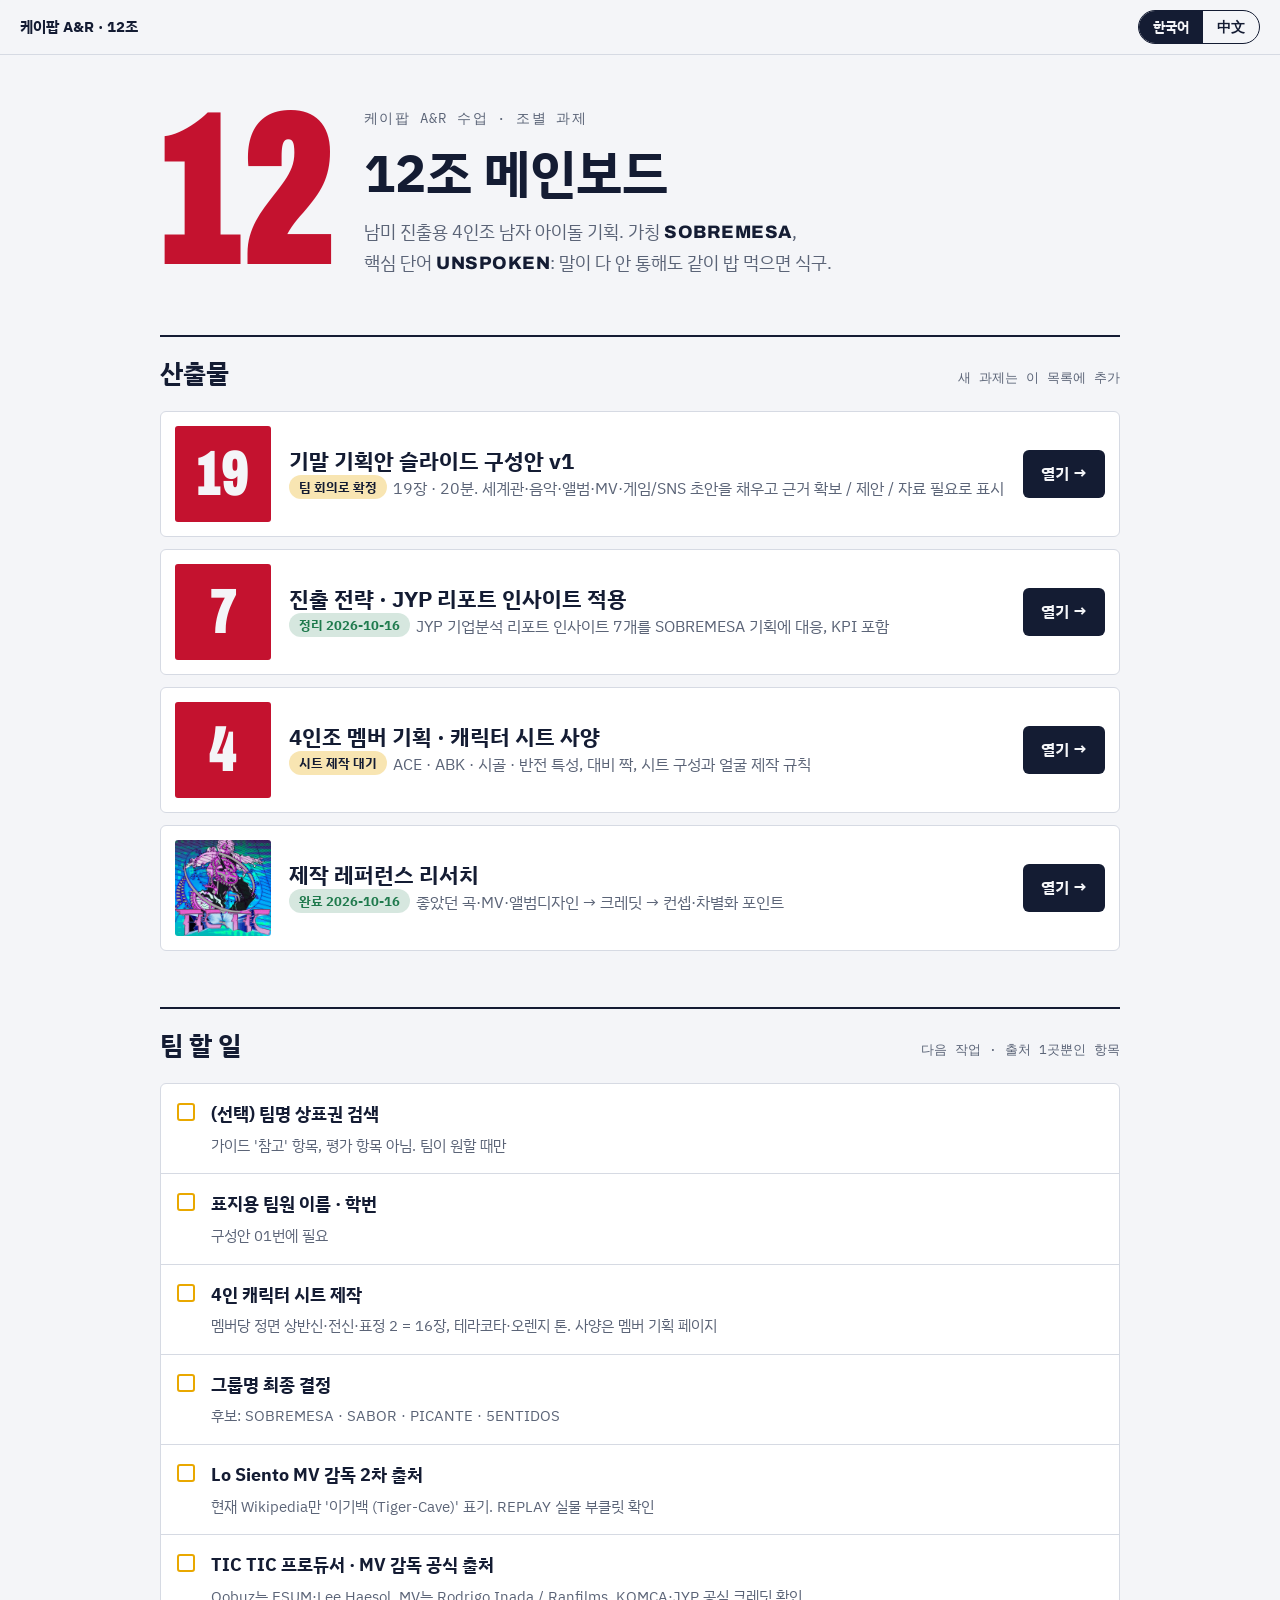
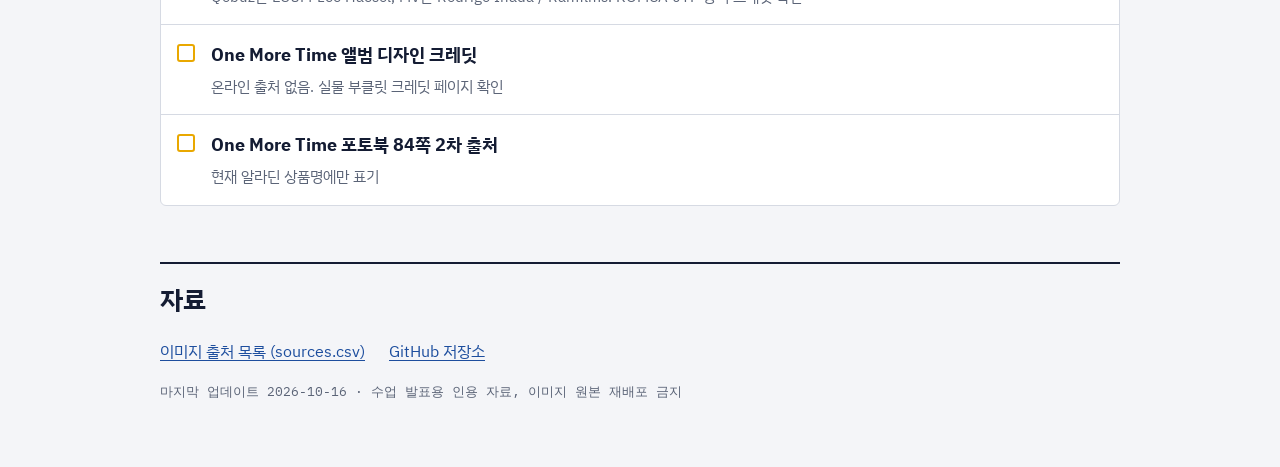
<file: index.html>
<!doctype html>
<html lang="ko">
<head>
<meta charset="utf-8">
<meta name="viewport" content="width=device-width, initial-scale=1, viewport-fit=cover">
<meta name="robots" content="noindex, nofollow">
<title>12조 메인보드</title>
<link rel="preconnect" href="https://fonts.googleapis.com">
<link rel="preconnect" href="https://fonts.gstatic.com" crossorigin>
<link rel="stylesheet" href="https://fonts.googleapis.com/css2?family=Archivo:wdth,wght@62..125,400..900&family=IBM+Plex+Sans+KR:wght@400;500;700&family=IBM+Plex+Mono:wght@400;500&display=swap">
<link rel="stylesheet" href="assets/board.css">
</head>
<body>
<nav class="topbar" aria-label="언어 전환">
  <span>케이팝 A&amp;R · 12조</span>
  <div class="lang"><span aria-current="true">한국어</span><a href="zh/" hreflang="zh-CN" lang="zh-CN">中文</a></div>
</nav>

<div class="wrap">

<header class="hero">
  <div class="team-no" aria-hidden="true">12</div>
  <div class="eyebrow">케이팝 A&amp;R 수업 · 조별 과제</div>
  <h1>12조 메인보드</h1>
  <p>남미 진출용 4인조 남자 아이돌 기획. 가칭 <strong>SOBREMESA</strong>, 핵심 단어 <strong>UNSPOKEN</strong>: 말이 다 안 통해도 같이 밥 먹으면 식구.</p>
</header>

<section>
  <h2>산출물 <small>새 과제는 이 목록에 추가</small></h2>
  <ul class="deliverables">
    <!-- 새 산출물: 아래 li 를 복사해서 위에 붙이고 링크·상태만 바꾼다 (중국어판 zh/index.html 도 같이) -->
    <li class="deliv">
      <div class="deliv-no" aria-hidden="true">19</div>
      <div>
        <h3>기말 기획안 슬라이드 구성안 v1</h3>
        <p class="desc"><span class="pill todo">팀 회의로 확정</span>19장 · 20분. 세계관·음악·앨범·MV·게임/SNS 초안을 채우고 근거 확보 / 제안 / 자료 필요로 표시</p>
      </div>
      <a class="open" href="deck.html">열기 →</a>
    </li>
    <li class="deliv">
      <div class="deliv-no" aria-hidden="true">7</div>
      <div>
        <h3>진출 전략 · JYP 리포트 인사이트 적용</h3>
        <p class="desc"><span class="pill done">정리 2026-10-16</span>JYP 기업분석 리포트 인사이트 7개를 SOBREMESA 기획에 대응, KPI 포함</p>
      </div>
      <a class="open" href="strategy.html">열기 →</a>
    </li>
    <li class="deliv">
      <div class="deliv-no" aria-hidden="true">4</div>
      <div>
        <h3>4인조 멤버 기획 · 캐릭터 시트 사양</h3>
        <p class="desc"><span class="pill todo">시트 제작 대기</span>ACE · ABK · 시골 · 반전 특성, 대비 짝, 시트 구성과 얼굴 제작 규칙</p>
      </div>
      <a class="open" href="members.html">열기 →</a>
    </li>
    <li class="deliv">
      <img src="assets/album_TICTIC_01.jpg" alt="" width="96" height="96">
      <div>
        <h3>제작 레퍼런스 리서치</h3>
        <p class="desc"><span class="pill done">완료 2026-10-16</span>좋았던 곡·MV·앨범디자인 → 크레딧 → 컨셉·차별화 포인트</p>
      </div>
      <a class="open" href="reference.html">열기 →</a>
    </li>
  </ul>
</section>

<section>
  <h2>팀 할 일 <small>다음 작업 · 출처 1곳뿐인 항목</small></h2>
  <ul class="todo-list">
    <li><span class="box" aria-hidden="true"></span><div><b>(선택) 팀명 상표권 검색</b><span>가이드 '참고' 항목, 평가 항목 아님. 팀이 원할 때만</span></div></li>
    <li><span class="box" aria-hidden="true"></span><div><b>표지용 팀원 이름 · 학번</b><span>구성안 01번에 필요</span></div></li>
    <li><span class="box" aria-hidden="true"></span><div><b>4인 캐릭터 시트 제작</b><span>멤버당 정면 상반신·전신·표정 2 = 16장, 테라코타·오렌지 톤. 사양은 멤버 기획 페이지</span></div></li>
    <li><span class="box" aria-hidden="true"></span><div><b>그룹명 최종 결정</b><span>후보: SOBREMESA · SABOR · PICANTE · 5ENTIDOS</span></div></li>
    <li><span class="box" aria-hidden="true"></span><div><b>Lo Siento MV 감독 2차 출처</b><span>현재 Wikipedia만 '이기백 (Tiger-Cave)' 표기. REPLAY 실물 부클릿 확인</span></div></li>
    <li><span class="box" aria-hidden="true"></span><div><b>TIC TIC 프로듀서 · MV 감독 공식 출처</b><span>Qobuz는 ESUM·Lee Haesol, MV는 Rodrigo Inada / Ranfilms. KOMCA·JYP 공식 크레딧 확인</span></div></li>
    <li><span class="box" aria-hidden="true"></span><div><b>One More Time 앨범 디자인 크레딧</b><span>온라인 출처 없음. 실물 부클릿 크레딧 페이지 확인</span></div></li>
    <li><span class="box" aria-hidden="true"></span><div><b>One More Time 포토북 84쪽 2차 출처</b><span>현재 알라딘 상품명에만 표기</span></div></li>
  </ul>
</section>

<section>
  <h2>자료</h2>
  <div class="links">
    <a href="assets/sources.csv">이미지 출처 목록 (sources.csv)</a>
    <a href="https://github.com/minchan103-arch/sobremesa-reference">GitHub 저장소</a>
  </div>
  <p class="updated">마지막 업데이트 2026-10-16 · 수업 발표용 인용 자료, 이미지 원본 재배포 금지</p>
</section>

</div>
</body>
</html>
</file>
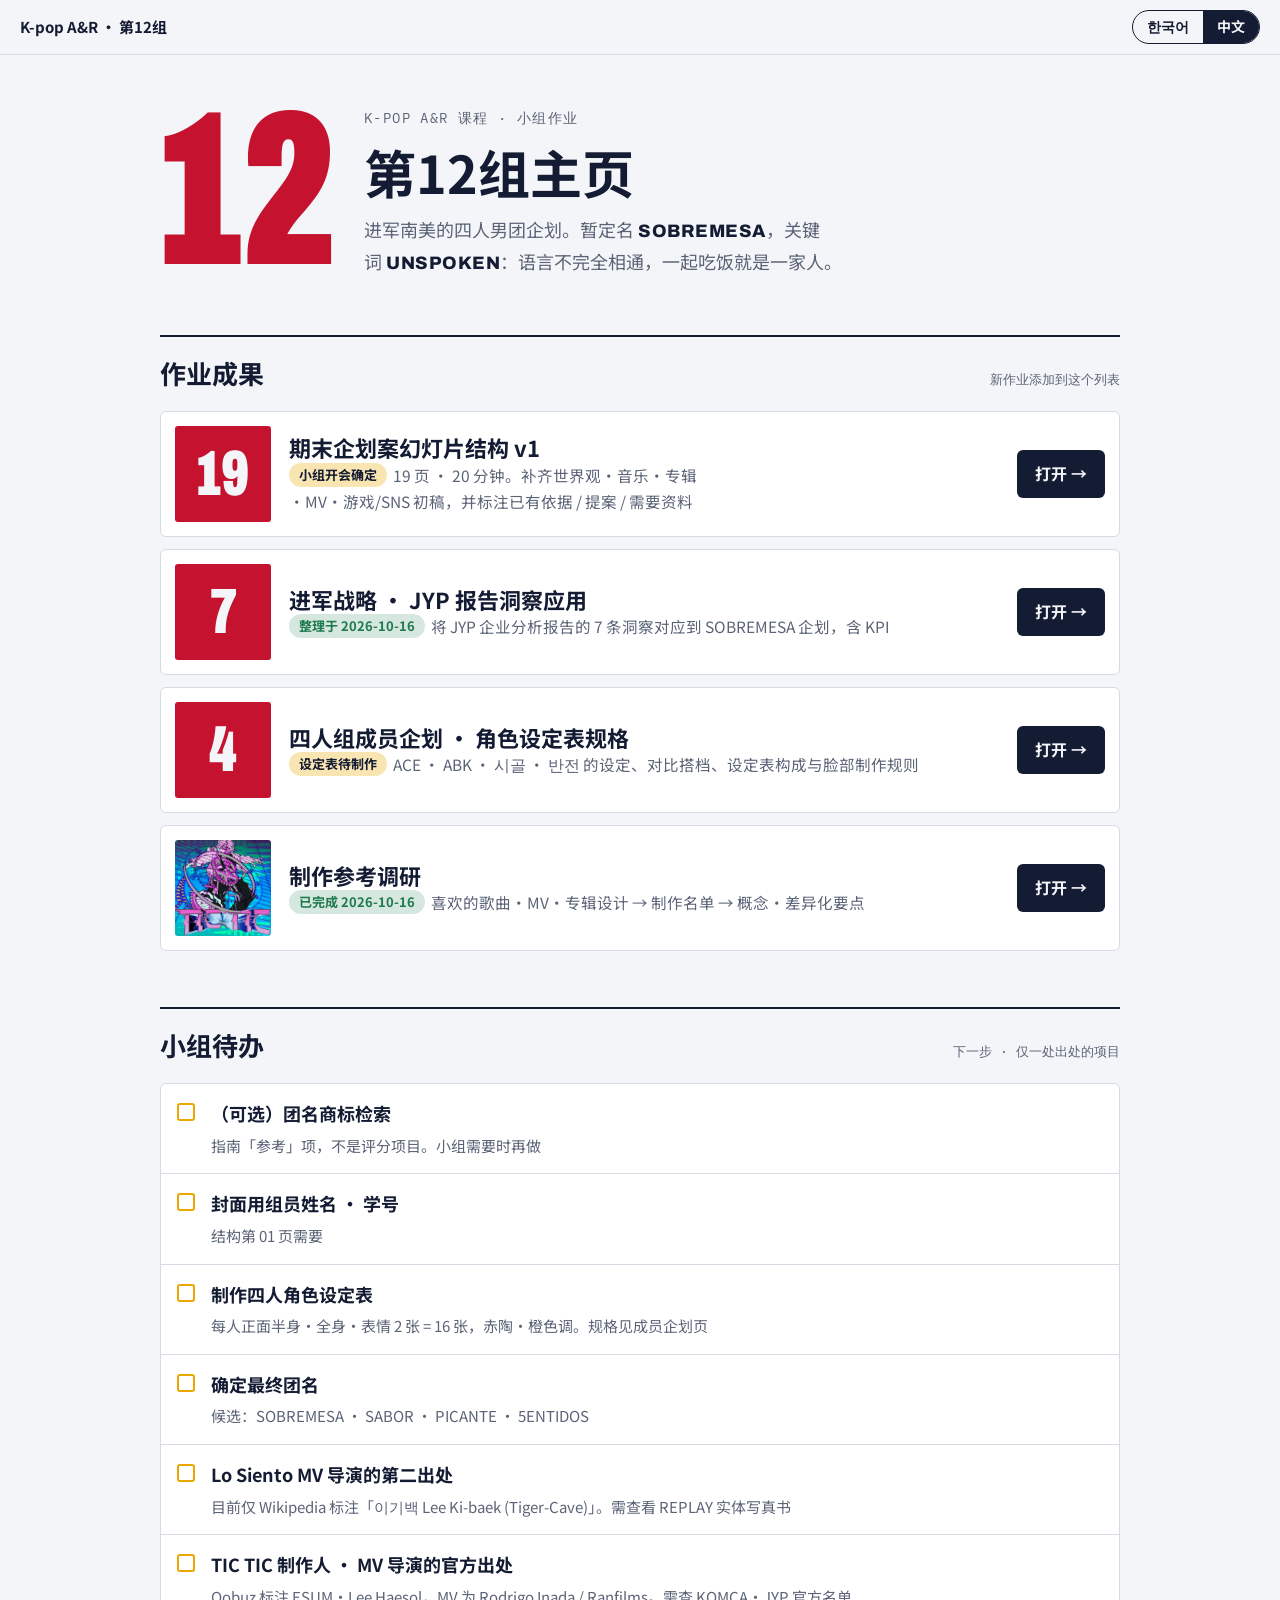
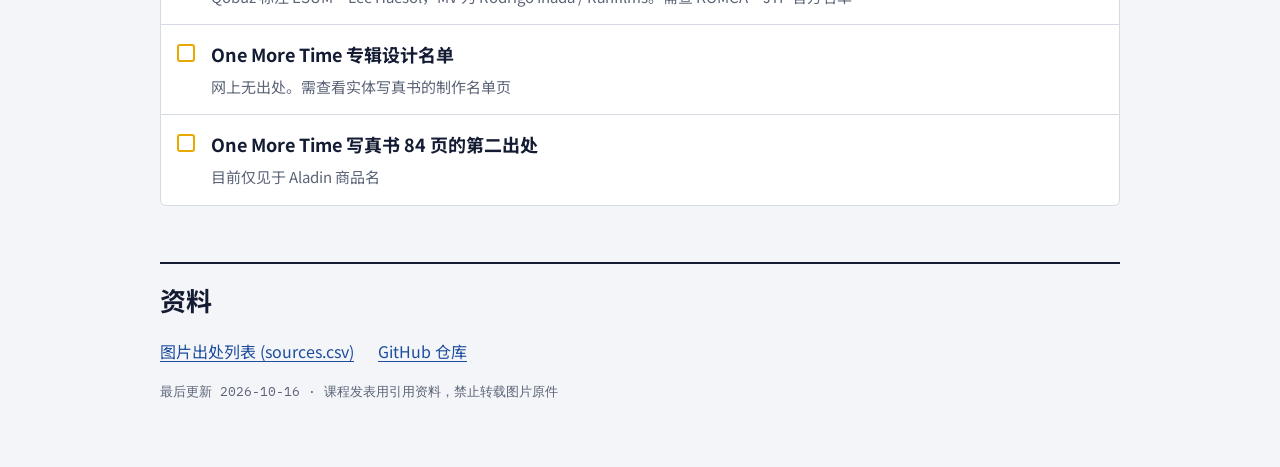
<file: zh/index.html>
<!doctype html>
<html lang="zh-CN">
<head>
<meta charset="utf-8">
<meta name="viewport" content="width=device-width, initial-scale=1, viewport-fit=cover">
<meta name="robots" content="noindex, nofollow">
<title>第12组主页</title>
<link rel="preconnect" href="https://fonts.googleapis.com">
<link rel="preconnect" href="https://fonts.gstatic.com" crossorigin>
<link rel="stylesheet" href="https://fonts.googleapis.com/css2?family=Archivo:wdth,wght@62..125,400..900&family=Noto+Sans+SC:wght@400;500;700&family=IBM+Plex+Mono:wght@400;500&display=swap">
<link rel="stylesheet" href="../assets/board.css">
</head>
<body>
<nav class="topbar" aria-label="语言切换">
  <span>K-pop A&amp;R · 第12组</span>
  <div class="lang"><a href="../" hreflang="ko" lang="ko">한국어</a><span aria-current="true">中文</span></div>
</nav>

<div class="wrap">

<header class="hero">
  <div class="team-no" aria-hidden="true">12</div>
  <div class="eyebrow">K-pop A&amp;R 课程 · 小组作业</div>
  <h1>第12组主页</h1>
  <p>进军南美的四人男团企划。暂定名 <strong>SOBREMESA</strong>，关键词 <strong>UNSPOKEN</strong>：语言不完全相通，一起吃饭就是一家人。</p>
</header>

<section>
  <h2>作业成果 <small>新作业添加到这个列表</small></h2>
  <ul class="deliverables">
    <!-- 新成果：复制下面的 li 粘贴到上方，只改链接和状态（韩文版 ../index.html 也要同步） -->
    <li class="deliv">
      <div class="deliv-no" aria-hidden="true">19</div>
      <div>
        <h3>期末企划案幻灯片结构 v1</h3>
        <p class="desc"><span class="pill todo">小组开会确定</span>19 页 · 20 分钟。补齐世界观·音乐·专辑·MV·游戏/SNS 初稿，并标注已有依据 / 提案 / 需要资料</p>
      </div>
      <a class="open" href="deck.html">打开 →</a>
    </li>
    <li class="deliv">
      <div class="deliv-no" aria-hidden="true">7</div>
      <div>
        <h3>进军战略 · JYP 报告洞察应用</h3>
        <p class="desc"><span class="pill done">整理于 2026-10-16</span>将 JYP 企业分析报告的 7 条洞察对应到 SOBREMESA 企划，含 KPI</p>
      </div>
      <a class="open" href="strategy.html">打开 →</a>
    </li>
    <li class="deliv">
      <div class="deliv-no" aria-hidden="true">4</div>
      <div>
        <h3>四人组成员企划 · 角色设定表规格</h3>
        <p class="desc"><span class="pill todo">设定表待制作</span>ACE · ABK · 시골 · 반전 的设定、对比搭档、设定表构成与脸部制作规则</p>
      </div>
      <a class="open" href="members.html">打开 →</a>
    </li>
    <li class="deliv">
      <img src="../assets/album_TICTIC_01.jpg" alt="" width="96" height="96">
      <div>
        <h3>制作参考调研</h3>
        <p class="desc"><span class="pill done">已完成 2026-10-16</span>喜欢的歌曲·MV·专辑设计 → 制作名单 → 概念·差异化要点</p>
      </div>
      <a class="open" href="reference.html">打开 →</a>
    </li>
  </ul>
</section>

<section>
  <h2>小组待办 <small>下一步 · 仅一处出处的项目</small></h2>
  <ul class="todo-list">
    <li><span class="box" aria-hidden="true"></span><div><b>（可选）团名商标检索</b><span>指南「参考」项，不是评分项目。小组需要时再做</span></div></li>
    <li><span class="box" aria-hidden="true"></span><div><b>封面用组员姓名 · 学号</b><span>结构第 01 页需要</span></div></li>
    <li><span class="box" aria-hidden="true"></span><div><b>制作四人角色设定表</b><span>每人正面半身·全身·表情 2 张 = 16 张，赤陶·橙色调。规格见成员企划页</span></div></li>
    <li><span class="box" aria-hidden="true"></span><div><b>确定最终团名</b><span>候选：SOBREMESA · SABOR · PICANTE · 5ENTIDOS</span></div></li>
    <li><span class="box" aria-hidden="true"></span><div><b>Lo Siento MV 导演的第二出处</b><span>目前仅 Wikipedia 标注「이기백 Lee Ki-baek (Tiger-Cave)」。需查看 REPLAY 实体写真书</span></div></li>
    <li><span class="box" aria-hidden="true"></span><div><b>TIC TIC 制作人 · MV 导演的官方出处</b><span>Qobuz 标注 ESUM·Lee Haesol，MV 为 Rodrigo Inada / Ranfilms。需查 KOMCA·JYP 官方名单</span></div></li>
    <li><span class="box" aria-hidden="true"></span><div><b>One More Time 专辑设计名单</b><span>网上无出处。需查看实体写真书的制作名单页</span></div></li>
    <li><span class="box" aria-hidden="true"></span><div><b>One More Time 写真书 84 页的第二出处</b><span>目前仅见于 Aladin 商品名</span></div></li>
  </ul>
</section>

<section>
  <h2>资料</h2>
  <div class="links">
    <a href="../assets/sources.csv">图片出处列表 (sources.csv)</a>
    <a href="https://github.com/minchan103-arch/sobremesa-reference">GitHub 仓库</a>
  </div>
  <p class="updated">最后更新 2026-10-16 · 课程发表用引用资料，禁止转载图片原件</p>
</section>

</div>
</body>
</html>
</file>
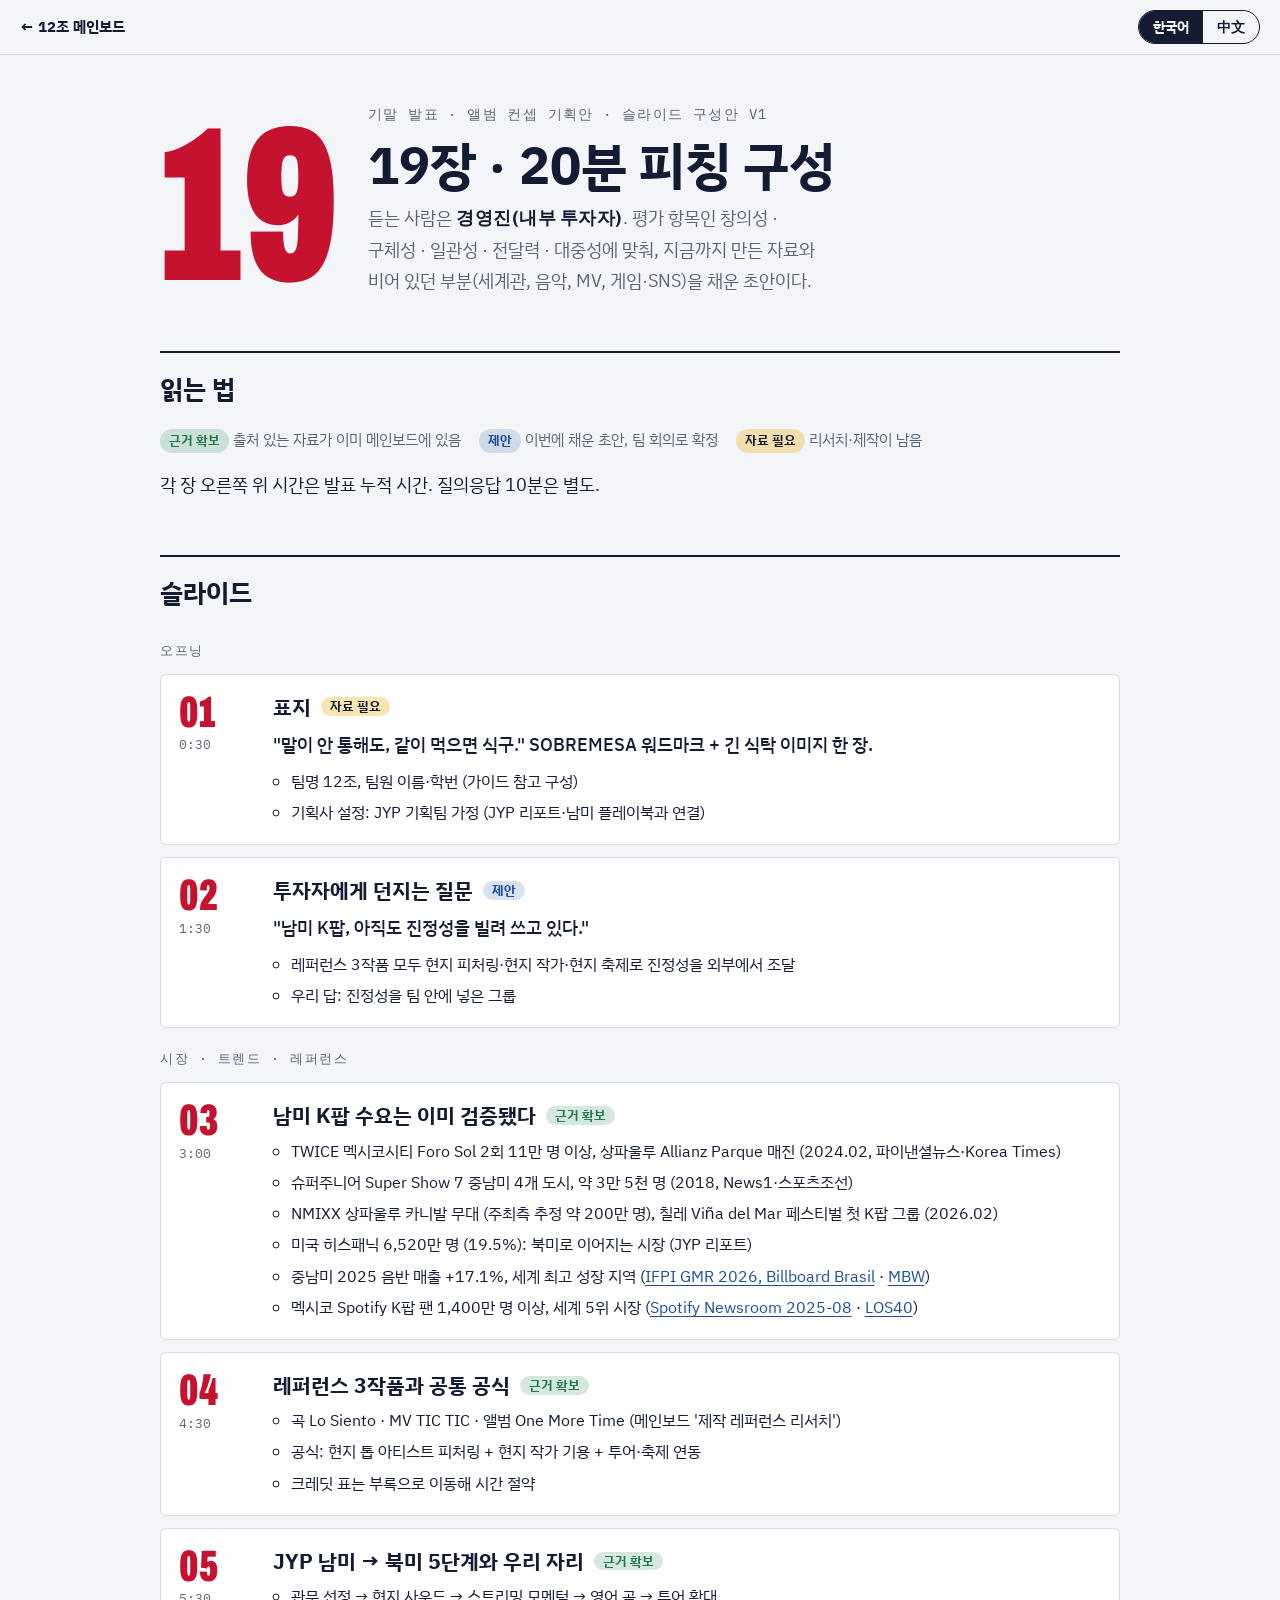
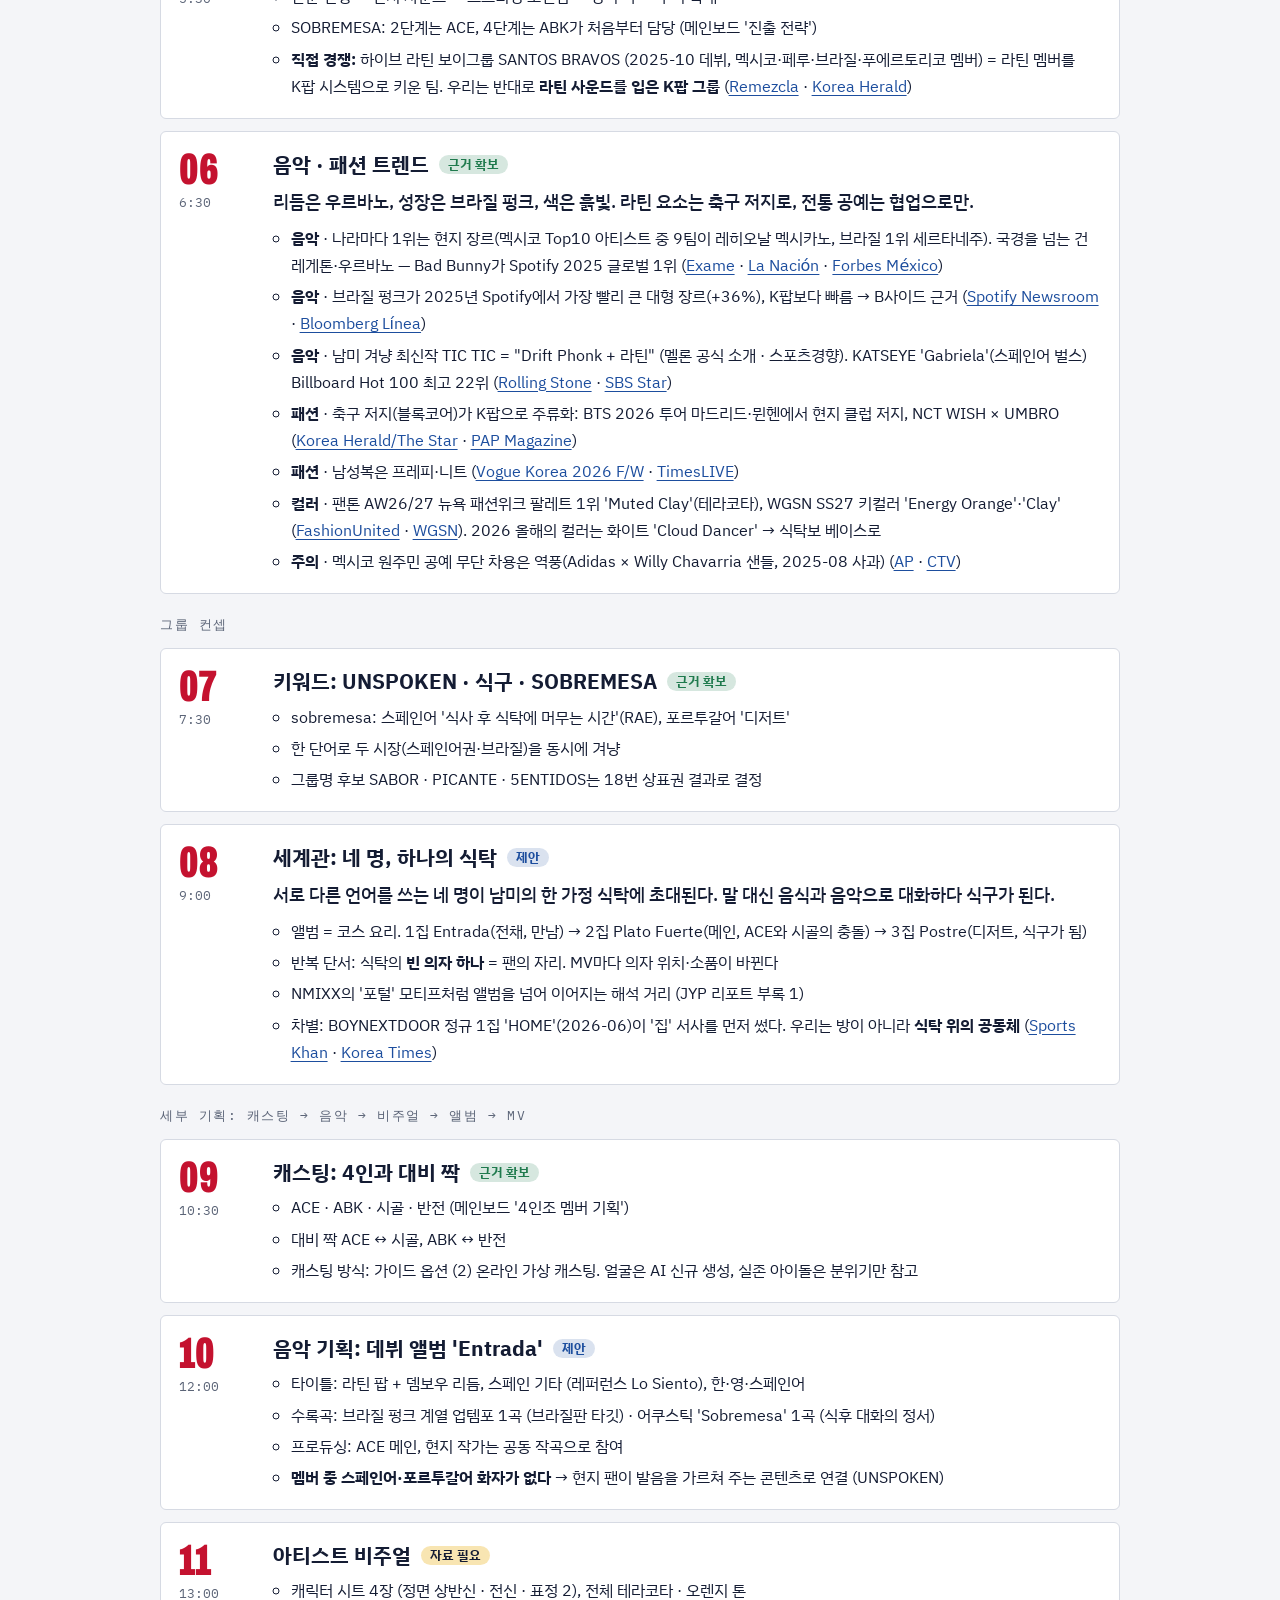
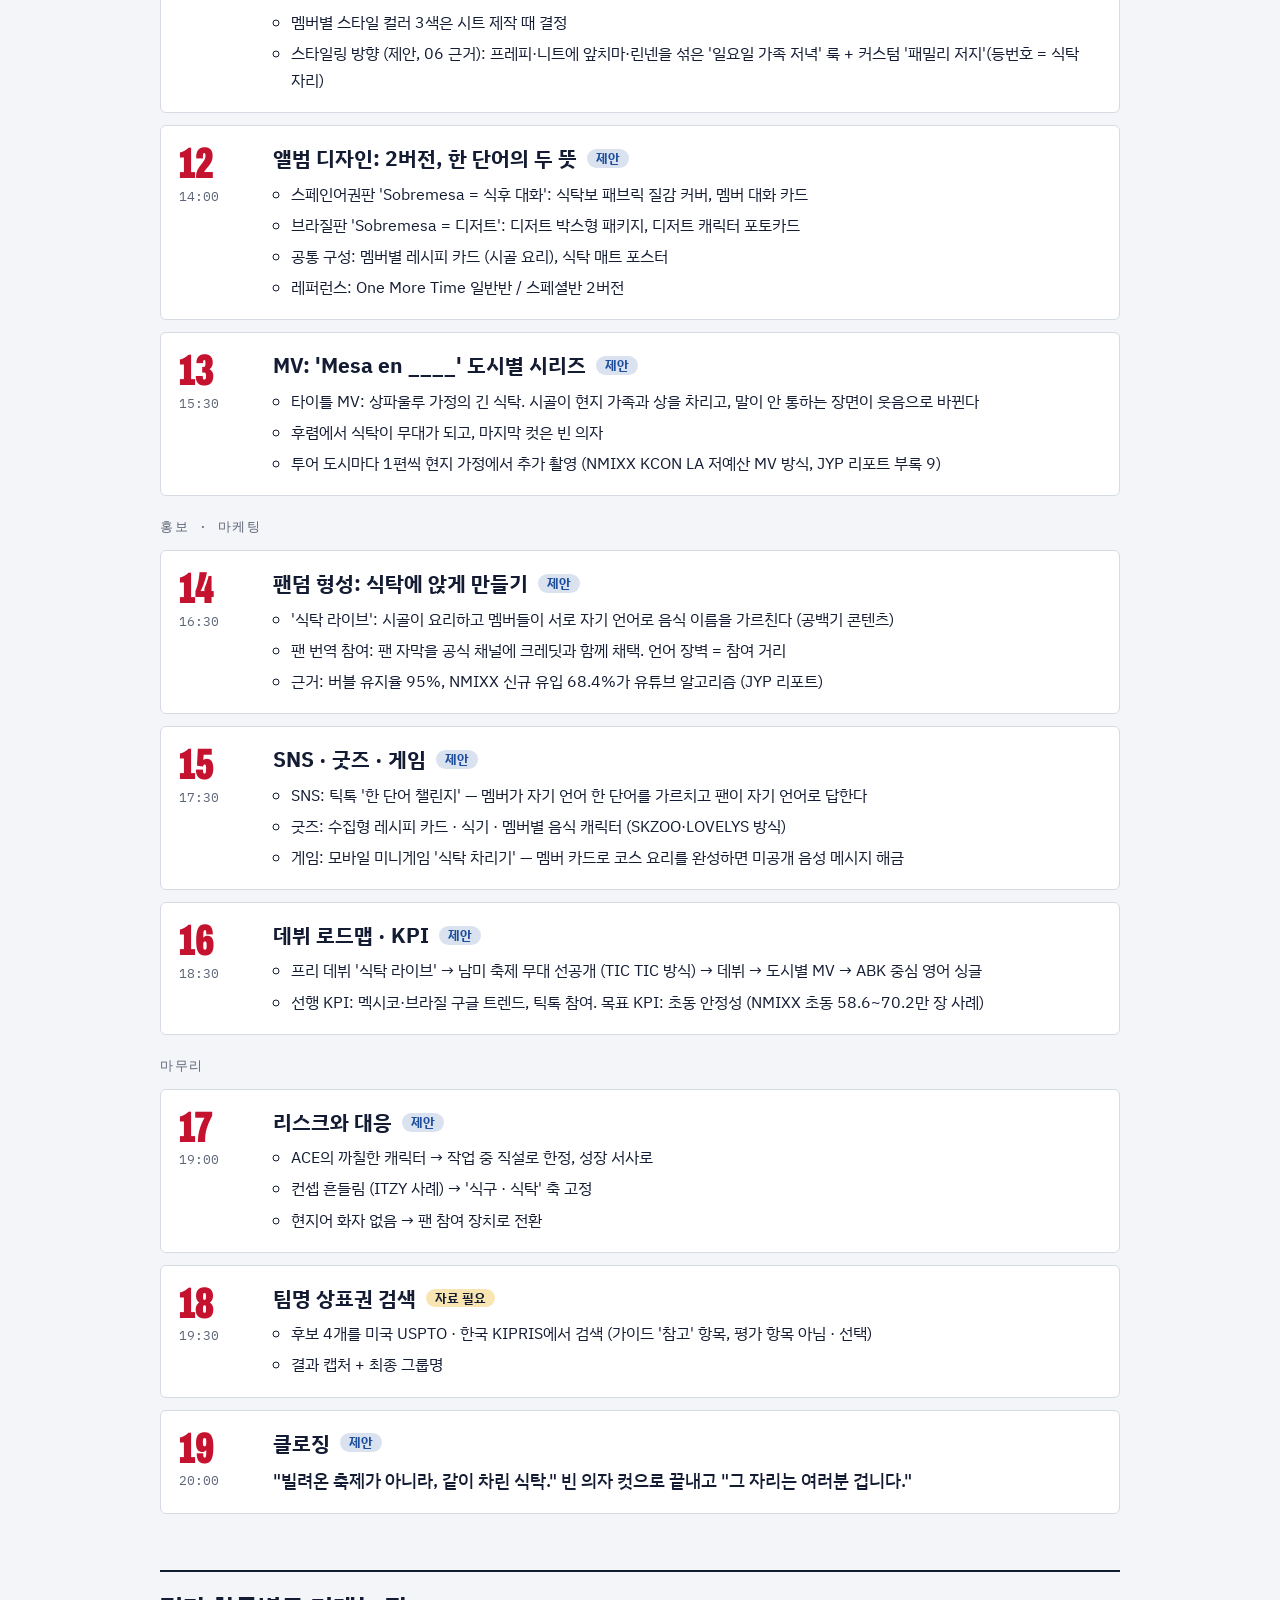
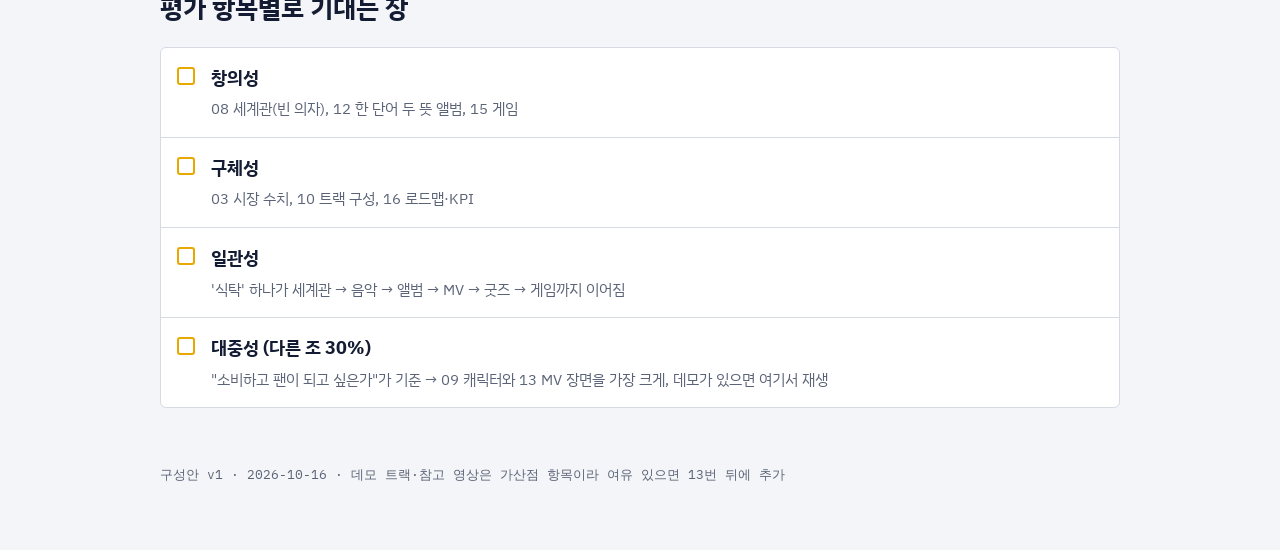
<file: deck.html>
<!doctype html>
<html lang="ko">
<head>
<meta charset="utf-8">
<meta name="viewport" content="width=device-width, initial-scale=1, viewport-fit=cover">
<meta name="robots" content="noindex, nofollow">
<title>SOBREMESA 기획안 구성안</title>
<link rel="preconnect" href="https://fonts.googleapis.com">
<link rel="preconnect" href="https://fonts.gstatic.com" crossorigin>
<link rel="stylesheet" href="https://fonts.googleapis.com/css2?family=Archivo:wdth,wght@62..125,400..900&family=IBM+Plex+Sans+KR:wght@400;500;700&family=IBM+Plex+Mono:wght@400;500&display=swap">
<link rel="stylesheet" href="assets/board.css">
</head>
<body>
<nav class="topbar" aria-label="페이지 이동">
  <a href="./">← 12조 메인보드</a>
  <div class="lang"><span aria-current="true">한국어</span><a href="zh/deck.html" hreflang="zh-CN" lang="zh-CN">中文</a></div>
</nav>

<div class="wrap">

<header class="hero">
  <div class="team-no" aria-hidden="true">19</div>
  <div class="eyebrow">기말 발표 · 앨범 컨셉 기획안 · 슬라이드 구성안 v1</div>
  <h1>19장 · 20분 피칭 구성</h1>
  <p>듣는 사람은 <strong>경영진(내부 투자자)</strong>. 평가 항목인 창의성 · 구체성 · 일관성 · 전달력 · 대중성에 맞춰, 지금까지 만든 자료와 비어 있던 부분(세계관, 음악, MV, 게임·SNS)을 채운 초안이다.</p>
</header>

<section>
  <h2>읽는 법</h2>
  <div class="legend">
    <span><span class="st ok">근거 확보</span> 출처 있는 자료가 이미 메인보드에 있음</span>
    <span><span class="st prop">제안</span> 이번에 채운 초안, 팀 회의로 확정</span>
    <span><span class="st need">자료 필요</span> 리서치·제작이 남음</span>
  </div>
  <p class="note">각 장 오른쪽 위 시간은 발표 누적 시간. 질의응답 10분은 별도.</p>
</section>

<section>
  <h2>슬라이드</h2>
  <ol class="slides">

    <li class="group-title">오프닝</li>
    <li class="slide"><div class="no"><b>01</b><span>0:30</span></div><div class="body">
      <h3>표지 <span class="st need">자료 필요</span></h3>
      <p class="msg">"말이 안 통해도, 같이 먹으면 식구." SOBREMESA 워드마크 + 긴 식탁 이미지 한 장.</p>
      <ul><li>팀명 12조, 팀원 이름·학번 (가이드 참고 구성)</li><li>기획사 설정: JYP 기획팀 가정 (JYP 리포트·남미 플레이북과 연결)</li></ul>
    </div></li>
    <li class="slide"><div class="no"><b>02</b><span>1:30</span></div><div class="body">
      <h3>투자자에게 던지는 질문 <span class="st prop">제안</span></h3>
      <p class="msg">"남미 K팝, 아직도 진정성을 빌려 쓰고 있다."</p>
      <ul><li>레퍼런스 3작품 모두 현지 피처링·현지 작가·현지 축제로 진정성을 외부에서 조달</li><li>우리 답: 진정성을 팀 안에 넣은 그룹</li></ul>
    </div></li>

    <li class="group-title">시장 · 트렌드 · 레퍼런스</li>
    <li class="slide"><div class="no"><b>03</b><span>3:00</span></div><div class="body">
      <h3>남미 K팝 수요는 이미 검증됐다 <span class="st ok">근거 확보</span></h3>
      <ul>
        <li>TWICE 멕시코시티 Foro Sol 2회 11만 명 이상, 상파울루 Allianz Parque 매진 (2024.02, 파이낸셜뉴스·Korea Times)</li>
        <li>슈퍼주니어 Super Show 7 중남미 4개 도시, 약 3만 5천 명 (2018, News1·스포츠조선)</li>
        <li>NMIXX 상파울루 카니발 무대 (주최측 추정 약 200만 명), 칠레 Viña del Mar 페스티벌 첫 K팝 그룹 (2026.02)</li>
        <li>미국 히스패닉 6,520만 명 (19.5%): 북미로 이어지는 시장 (JYP 리포트)</li>
        <li>중남미 2025 음반 매출 +17.1%, 세계 최고 성장 지역 (<a href="https://billboard.com.br/relatorio-ifpi-2025/">IFPI GMR 2026, Billboard Brasil</a> · <a href="https://musicbusinessworldwide.com/10-quick-and-crucial-takeaways-from-ifpis-global-music-report-2026">MBW</a>)</li>
        <li>멕시코 Spotify K팝 팬 1,400만 명 이상, 세계 5위 시장 (<a href="https://newsroom.spotify.com/2025-08-13/como-mexico-se-convirtio-en-uno-de-los-mayores-hubs-de-k-pop-en-spotify/">Spotify Newsroom 2025-08</a> · <a href="https://los40.com.mx/2025/08/29/la-k-pop-fever-en-mexico-spotify-revela-que-el-pais-es-una-potencia-mundial-del-genero/">LOS40</a>)</li>
      </ul>
    </div></li>
    <li class="slide"><div class="no"><b>04</b><span>4:30</span></div><div class="body">
      <h3>레퍼런스 3작품과 공통 공식 <span class="st ok">근거 확보</span></h3>
      <ul><li>곡 Lo Siento · MV TIC TIC · 앨범 One More Time (메인보드 '제작 레퍼런스 리서치')</li><li>공식: 현지 톱 아티스트 피처링 + 현지 작가 기용 + 투어·축제 연동</li><li>크레딧 표는 부록으로 이동해 시간 절약</li></ul>
    </div></li>
    <li class="slide"><div class="no"><b>05</b><span>5:30</span></div><div class="body">
      <h3>JYP 남미 → 북미 5단계와 우리 자리 <span class="st ok">근거 확보</span></h3>
      <ul><li>관문 선정 → 현지 사운드 → 스트리밍 모멘텀 → 영어 곡 → 투어 확대</li><li>SOBREMESA: 2단계는 ACE, 4단계는 ABK가 처음부터 담당 (메인보드 '진출 전략')</li><li><strong>직접 경쟁:</strong> 하이브 라틴 보이그룹 SANTOS BRAVOS (2025-10 데뷔, 멕시코·페루·브라질·푸에르토리코 멤버) = 라틴 멤버를 K팝 시스템으로 키운 팀. 우리는 반대로 <strong>라틴 사운드를 입은 K팝 그룹</strong> (<a href="https://remezcla.com/?p=442480">Remezcla</a> · <a href="https://www.koreaherald.com/article/10863914">Korea Herald</a>)</li></ul>
    </div></li>
    <li class="slide"><div class="no"><b>06</b><span>6:30</span></div><div class="body">
      <h3>음악 · 패션 트렌드 <span class="st ok">근거 확보</span></h3>
      <p class="msg">리듬은 우르바노, 성장은 브라질 펑크, 색은 흙빛. 라틴 요소는 축구 저지로, 전통 공예는 협업으로만.</p>
      <ul>
        <li><strong>음악</strong> · 나라마다 1위는 현지 장르(멕시코 Top10 아티스트 중 9팀이 레히오날 멕시카노, 브라질 1위 세르타네주). 국경을 넘는 건 레게톤·우르바노 — Bad Bunny가 Spotify 2025 글로벌 1위 (<a href="https://exame.com/casual/spotify-wrapped-2025-bad-bunny-e-o-artista-do-ano-veja-como-conferir-o-seu/">Exame</a> · <a href="https://www.lanacion.com.ar/espectaculos/spotify-wrapped-quien-fue-el-artista-mas-escuchado-del-mundo-en-2025-nid03122025">La Nación</a> · <a href="https://forbes.com.mx/?p=1359040">Forbes México</a>)</li>
        <li><strong>음악</strong> · 브라질 펑크가 2025년 Spotify에서 가장 빨리 큰 대형 장르(+36%), K팝보다 빠름 → B사이드 근거 (<a href="https://newsroom.spotify.com/?p=40498">Spotify Newsroom</a> · <a href="https://www.bloomberglinea.com/estilo-de-vida/funk-brasileno-desbanca-al-k-pop-como-el-genero-que-mas-crece-en-spotify/">Bloomberg Línea</a>)</li>
        <li><strong>음악</strong> · 남미 겨냥 최신작 TIC TIC = "Drift Phonk + 라틴" (멜론 공식 소개 · 스포츠경향). KATSEYE 'Gabriela'(스페인어 벌스) Billboard Hot 100 최고 22위 (<a href="https://www.rollingstone.com/music/music-news/katseye-drops-gabriela-video-jessica-alba-stars-1235369247/">Rolling Stone</a> · <a href="https://sbsstar.net/article/N1008395457/katseyes-gabriela-leaps-to-no-22-on-billboard-hot-100-a-new-peak">SBS Star</a>)</li>
        <li><strong>패션</strong> · 축구 저지(블록코어)가 K팝으로 주류화: BTS 2026 투어 마드리드·뮌헨에서 현지 클럽 저지, NCT WISH × UMBRO (<a href="https://www.thestar.com.my/lifestyle/style/2026/07/18/can-football-jersey-tour-looks-from-bts-elevate-blokecore-in-k-fashion">Korea Herald/The Star</a> · <a href="https://www.pap-magazine.com/en/article/umbro-nct-wish-how-to-make-a-wish-2026">PAP Magazine</a>)</li>
        <li><strong>패션</strong> · 남성복은 프레피·니트 (<a href="https://www.vogue.co.kr/2026/09/08/2026-%EA%B0%80%EC%9D%84-%EA%B2%A8%EC%9A%B8-%EB%82%A8%EC%84%B1%EB%B3%B5-%ED%8A%B8%EB%A0%8C%EB%93%9C-12/">Vogue Korea 2026 F/W</a> · <a href="https://www.timeslive.co.za/lifestyle/2026-07-06-autumnwinter-2026-menswear-is-all-about-intent/">TimesLIVE</a>)</li>
        <li><strong>컬러</strong> · 팬톤 AW26/27 뉴욕 패션위크 팔레트 1위 'Muted Clay'(테라코타), WGSN SS27 키컬러 'Energy Orange'·'Clay' (<a href="https://fashionunited.uk/news/fashion/pantone-nyfw-colour-palette-for-aw26-is-invigorating-and-refreshing/2026021186238">FashionUnited</a> · <a href="https://www.wgsn.com/en/wgsn/press/press-releases/wgsn-and-coloro-reveal-colour-year-2027-luminous-blue-and-s-s-27-key">WGSN</a>). 2026 올해의 컬러는 화이트 'Cloud Dancer' → 식탁보 베이스로</li>
        <li><strong>주의</strong> · 멕시코 원주민 공예 무단 차용은 역풍(Adidas × Willy Chavarria 샌들, 2025-08 사과) (<a href="https://www.news4jax.com/business/2025/08/12/mexican-american-designer-apologizes-for-adidas-sandal-design-accused-of-cultural-appropriation/">AP</a> · <a href="https://www.ctvnews.ca/world/article/adidas-and-designer-willy-chavarria-apologize-to-mexican-indigenous-community-for-appropriated-shoe/">CTV</a>)</li>
      </ul>
    </div></li>

    <li class="group-title">그룹 컨셉</li>
    <li class="slide"><div class="no"><b>07</b><span>7:30</span></div><div class="body">
      <h3>키워드: UNSPOKEN · 식구 · SOBREMESA <span class="st ok">근거 확보</span></h3>
      <ul><li>sobremesa: 스페인어 '식사 후 식탁에 머무는 시간'(RAE), 포르투갈어 '디저트'</li><li>한 단어로 두 시장(스페인어권·브라질)을 동시에 겨냥</li><li>그룹명 후보 SABOR · PICANTE · 5ENTIDOS는 18번 상표권 결과로 결정</li></ul>
    </div></li>
    <li class="slide"><div class="no"><b>08</b><span>9:00</span></div><div class="body">
      <h3>세계관: 네 명, 하나의 식탁 <span class="st prop">제안</span></h3>
      <p class="msg">서로 다른 언어를 쓰는 네 명이 남미의 한 가정 식탁에 초대된다. 말 대신 음식과 음악으로 대화하다 식구가 된다.</p>
      <ul>
        <li>앨범 = 코스 요리. 1집 Entrada(전채, 만남) → 2집 Plato Fuerte(메인, ACE와 시골의 충돌) → 3집 Postre(디저트, 식구가 됨)</li>
        <li>반복 단서: 식탁의 <strong>빈 의자 하나</strong> = 팬의 자리. MV마다 의자 위치·소품이 바뀐다</li>
        <li>NMIXX의 '포털' 모티프처럼 앨범을 넘어 이어지는 해석 거리 (JYP 리포트 부록 1)</li>
        <li>차별: BOYNEXTDOOR 정규 1집 'HOME'(2026-06)이 '집' 서사를 먼저 썼다. 우리는 방이 아니라 <strong>식탁 위의 공동체</strong> (<a href="https://sports.khan.co.kr/en/article/202605242023007">Sports Khan</a> · <a href="https://koreatimes.co.kr/amp/entertainment/k-pop/20260603/k-pop-turns-up-early-summer-heat-with-packed-june-comeback-lineup">Korea Times</a>)</li>
      </ul>
    </div></li>

    <li class="group-title">세부 기획: 캐스팅 → 음악 → 비주얼 → 앨범 → MV</li>
    <li class="slide"><div class="no"><b>09</b><span>10:30</span></div><div class="body">
      <h3>캐스팅: 4인과 대비 짝 <span class="st ok">근거 확보</span></h3>
      <ul><li>ACE · ABK · 시골 · 반전 (메인보드 '4인조 멤버 기획')</li><li>대비 짝 ACE ↔ 시골, ABK ↔ 반전</li><li>캐스팅 방식: 가이드 옵션 (2) 온라인 가상 캐스팅. 얼굴은 AI 신규 생성, 실존 아이돌은 분위기만 참고</li></ul>
    </div></li>
    <li class="slide"><div class="no"><b>10</b><span>12:00</span></div><div class="body">
      <h3>음악 기획: 데뷔 앨범 'Entrada' <span class="st prop">제안</span></h3>
      <ul>
        <li>타이틀: 라틴 팝 + 뎀보우 리듬, 스페인 기타 (레퍼런스 Lo Siento), 한·영·스페인어</li>
        <li>수록곡: 브라질 펑크 계열 업템포 1곡 (브라질판 타깃) · 어쿠스틱 'Sobremesa' 1곡 (식후 대화의 정서)</li>
        <li>프로듀싱: ACE 메인, 현지 작가는 공동 작곡으로 참여</li>
        <li><strong>멤버 중 스페인어·포르투갈어 화자가 없다</strong> → 현지 팬이 발음을 가르쳐 주는 콘텐츠로 연결 (UNSPOKEN)</li>
      </ul>
    </div></li>
    <li class="slide"><div class="no"><b>11</b><span>13:00</span></div><div class="body">
      <h3>아티스트 비주얼 <span class="st need">자료 필요</span></h3>
      <ul><li>캐릭터 시트 4장 (정면 상반신 · 전신 · 표정 2), 전체 테라코타 · 오렌지 톤</li><li>멤버별 스타일 컬러 3색은 시트 제작 때 결정</li><li>스타일링 방향 (제안, 06 근거): 프레피·니트에 앞치마·린넨을 섞은 '일요일 가족 저녁' 룩 + 커스텀 '패밀리 저지'(등번호 = 식탁 자리)</li></ul>
    </div></li>
    <li class="slide"><div class="no"><b>12</b><span>14:00</span></div><div class="body">
      <h3>앨범 디자인: 2버전, 한 단어의 두 뜻 <span class="st prop">제안</span></h3>
      <ul>
        <li>스페인어권판 'Sobremesa = 식후 대화': 식탁보 패브릭 질감 커버, 멤버 대화 카드</li>
        <li>브라질판 'Sobremesa = 디저트': 디저트 박스형 패키지, 디저트 캐릭터 포토카드</li>
        <li>공통 구성: 멤버별 레시피 카드 (시골 요리), 식탁 매트 포스터</li>
        <li>레퍼런스: One More Time 일반반 / 스페셜반 2버전</li>
      </ul>
    </div></li>
    <li class="slide"><div class="no"><b>13</b><span>15:30</span></div><div class="body">
      <h3>MV: 'Mesa en ____' 도시별 시리즈 <span class="st prop">제안</span></h3>
      <ul>
        <li>타이틀 MV: 상파울루 가정의 긴 식탁. 시골이 현지 가족과 상을 차리고, 말이 안 통하는 장면이 웃음으로 바뀐다</li>
        <li>후렴에서 식탁이 무대가 되고, 마지막 컷은 빈 의자</li>
        <li>투어 도시마다 1편씩 현지 가정에서 추가 촬영 (NMIXX KCON LA 저예산 MV 방식, JYP 리포트 부록 9)</li>
      </ul>
    </div></li>

    <li class="group-title">홍보 · 마케팅</li>
    <li class="slide"><div class="no"><b>14</b><span>16:30</span></div><div class="body">
      <h3>팬덤 형성: 식탁에 앉게 만들기 <span class="st prop">제안</span></h3>
      <ul>
        <li>'식탁 라이브': 시골이 요리하고 멤버들이 서로 자기 언어로 음식 이름을 가르친다 (공백기 콘텐츠)</li>
        <li>팬 번역 참여: 팬 자막을 공식 채널에 크레딧과 함께 채택. 언어 장벽 = 참여 거리</li>
        <li>근거: 버블 유지율 95%, NMIXX 신규 유입 68.4%가 유튜브 알고리즘 (JYP 리포트)</li>
      </ul>
    </div></li>
    <li class="slide"><div class="no"><b>15</b><span>17:30</span></div><div class="body">
      <h3>SNS · 굿즈 · 게임 <span class="st prop">제안</span></h3>
      <ul>
        <li>SNS: 틱톡 '한 단어 챌린지' — 멤버가 자기 언어 한 단어를 가르치고 팬이 자기 언어로 답한다</li>
        <li>굿즈: 수집형 레시피 카드 · 식기 · 멤버별 음식 캐릭터 (SKZOO·LOVELYS 방식)</li>
        <li>게임: 모바일 미니게임 '식탁 차리기' — 멤버 카드로 코스 요리를 완성하면 미공개 음성 메시지 해금</li>
      </ul>
    </div></li>
    <li class="slide"><div class="no"><b>16</b><span>18:30</span></div><div class="body">
      <h3>데뷔 로드맵 · KPI <span class="st prop">제안</span></h3>
      <ul>
        <li>프리 데뷔 '식탁 라이브' → 남미 축제 무대 선공개 (TIC TIC 방식) → 데뷔 → 도시별 MV → ABK 중심 영어 싱글</li>
        <li>선행 KPI: 멕시코·브라질 구글 트렌드, 틱톡 참여. 목표 KPI: 초동 안정성 (NMIXX 초동 58.6~70.2만 장 사례)</li>
      </ul>
    </div></li>

    <li class="group-title">마무리</li>
    <li class="slide"><div class="no"><b>17</b><span>19:00</span></div><div class="body">
      <h3>리스크와 대응 <span class="st prop">제안</span></h3>
      <ul><li>ACE의 까칠한 캐릭터 → 작업 중 직설로 한정, 성장 서사로</li><li>컨셉 흔들림 (ITZY 사례) → '식구 · 식탁' 축 고정</li><li>현지어 화자 없음 → 팬 참여 장치로 전환</li></ul>
    </div></li>
    <li class="slide"><div class="no"><b>18</b><span>19:30</span></div><div class="body">
      <h3>팀명 상표권 검색 <span class="st need">자료 필요</span></h3>
      <ul><li>후보 4개를 미국 USPTO · 한국 KIPRIS에서 검색 (가이드 '참고' 항목, 평가 항목 아님 · 선택)</li><li>결과 캡처 + 최종 그룹명</li></ul>
    </div></li>
    <li class="slide"><div class="no"><b>19</b><span>20:00</span></div><div class="body">
      <h3>클로징 <span class="st prop">제안</span></h3>
      <p class="msg">"빌려온 축제가 아니라, 같이 차린 식탁." 빈 의자 컷으로 끝내고 "그 자리는 여러분 겁니다."</p>
    </div></li>
  </ol>
</section>

<section>
  <h2>평가 항목별로 기대는 장</h2>
  <ul class="todo-list">
    <li><span class="box" aria-hidden="true"></span><div><b>창의성</b><span>08 세계관(빈 의자), 12 한 단어 두 뜻 앨범, 15 게임</span></div></li>
    <li><span class="box" aria-hidden="true"></span><div><b>구체성</b><span>03 시장 수치, 10 트랙 구성, 16 로드맵·KPI</span></div></li>
    <li><span class="box" aria-hidden="true"></span><div><b>일관성</b><span>'식탁' 하나가 세계관 → 음악 → 앨범 → MV → 굿즈 → 게임까지 이어짐</span></div></li>
    <li><span class="box" aria-hidden="true"></span><div><b>대중성 (다른 조 30%)</b><span>"소비하고 팬이 되고 싶은가"가 기준 → 09 캐릭터와 13 MV 장면을 가장 크게, 데모가 있으면 여기서 재생</span></div></li>
  </ul>
</section>

<p class="updated">구성안 v1 · 2026-10-16 · 데모 트랙·참고 영상은 가산점 항목이라 여유 있으면 13번 뒤에 추가</p>

</div>
</body>
</html>
</file>
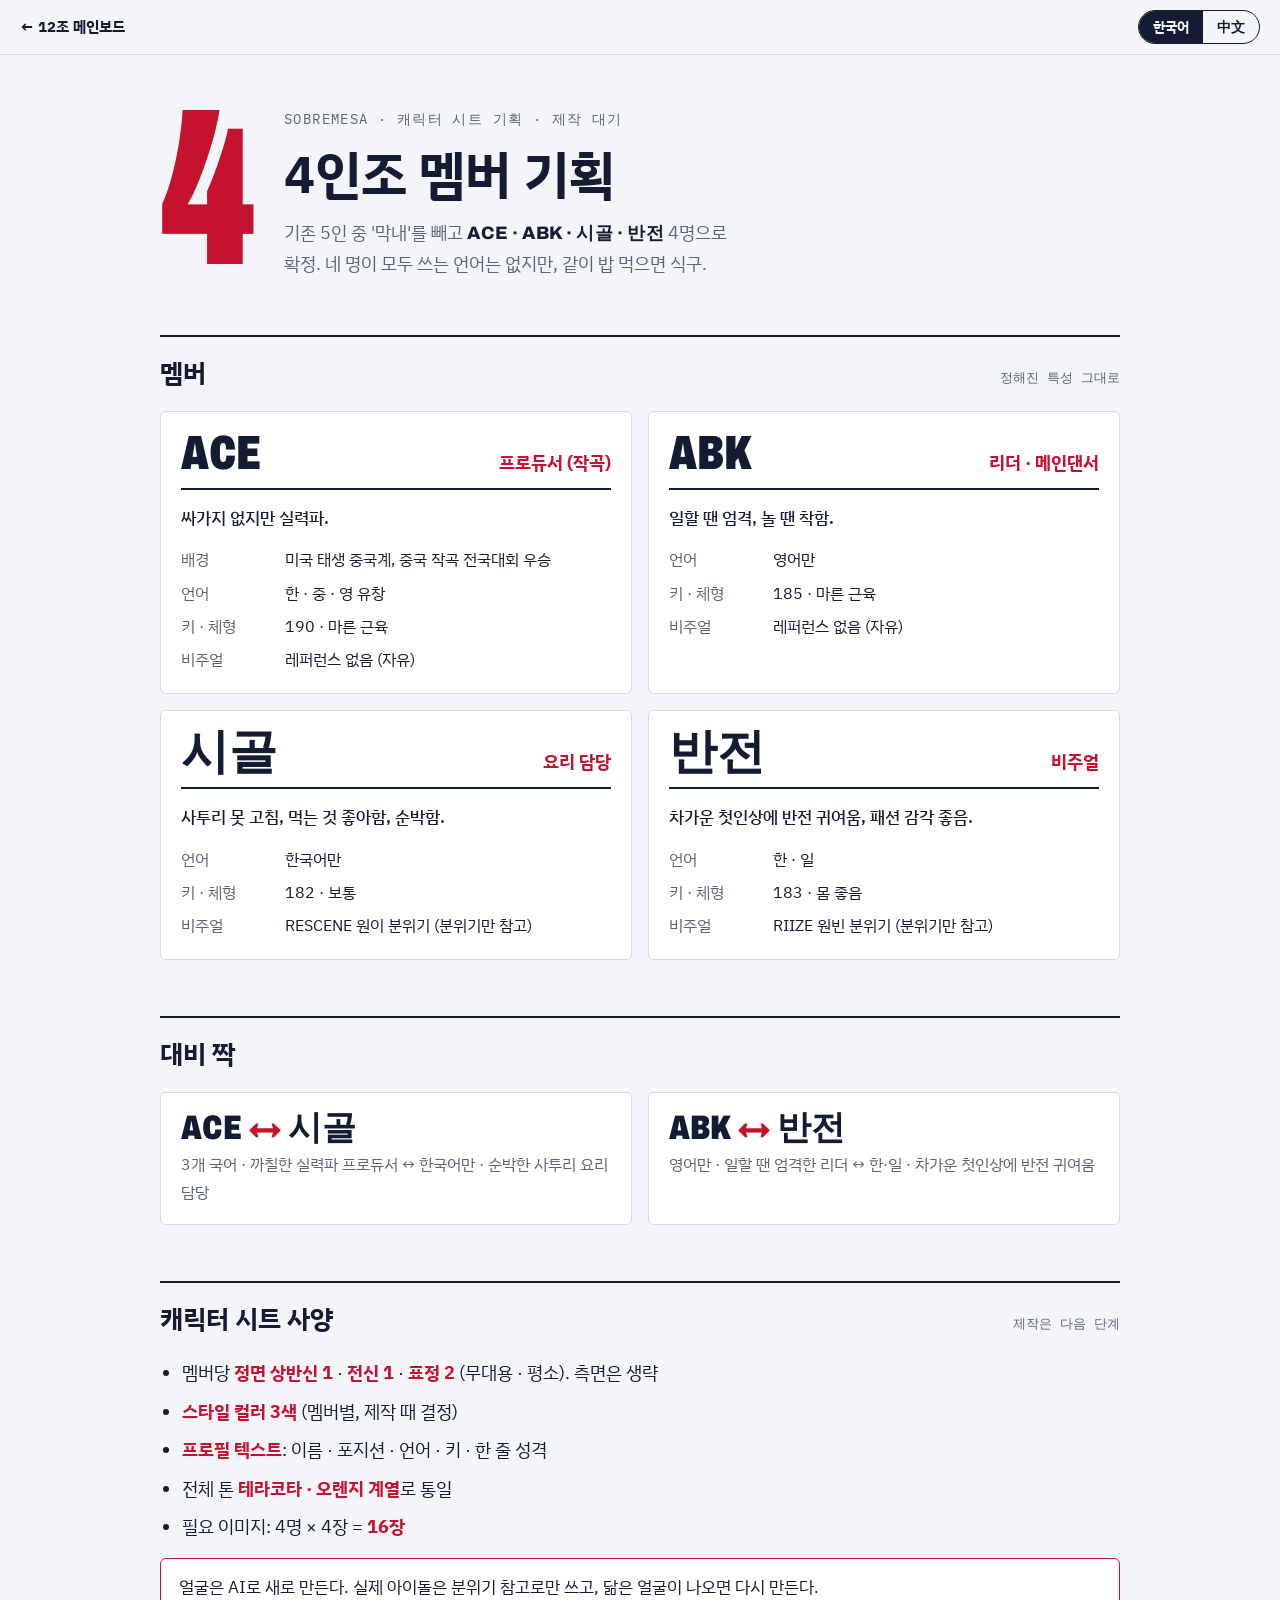
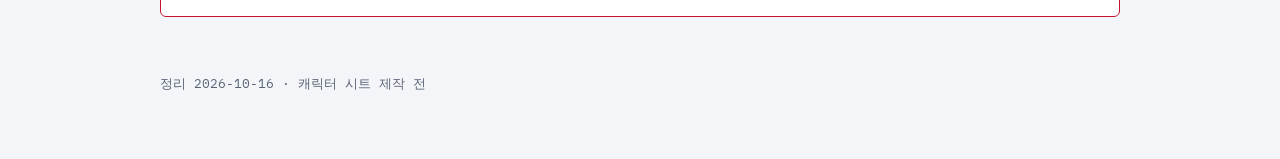
<file: members.html>
<!doctype html>
<html lang="ko">
<head>
<meta charset="utf-8">
<meta name="viewport" content="width=device-width, initial-scale=1, viewport-fit=cover">
<meta name="robots" content="noindex, nofollow">
<title>SOBREMESA 멤버 기획</title>
<link rel="preconnect" href="https://fonts.googleapis.com">
<link rel="preconnect" href="https://fonts.gstatic.com" crossorigin>
<link rel="stylesheet" href="https://fonts.googleapis.com/css2?family=Archivo:wdth,wght@62..125,400..900&family=IBM+Plex+Sans+KR:wght@400;500;700&family=IBM+Plex+Mono:wght@400;500&display=swap">
<link rel="stylesheet" href="assets/board.css">
</head>
<body>
<nav class="topbar" aria-label="페이지 이동">
  <a href="./">← 12조 메인보드</a>
  <div class="lang"><span aria-current="true">한국어</span><a href="zh/members.html" hreflang="zh-CN" lang="zh-CN">中文</a></div>
</nav>

<div class="wrap">

<header class="hero">
  <div class="team-no" aria-hidden="true">4</div>
  <div class="eyebrow">SOBREMESA · 캐릭터 시트 기획 · 제작 대기</div>
  <h1>4인조 멤버 기획</h1>
  <p>기존 5인 중 '막내'를 빼고 <strong>ACE · ABK · 시골 · 반전</strong> 4명으로 확정. 네 명이 모두 쓰는 언어는 없지만, 같이 밥 먹으면 식구.</p>
</header>

<section>
  <h2>멤버 <small>정해진 특성 그대로</small></h2>
  <div class="members">
    <article class="member">
      <header><span class="tag">ACE</span><span class="pos">프로듀서 (작곡)</span></header>
      <p class="quote">싸가지 없지만 실력파.</p>
      <dl>
        <dt>배경</dt><dd>미국 태생 중국계, 중국 작곡 전국대회 우승</dd>
        <dt>언어</dt><dd>한 · 중 · 영 유창</dd>
        <dt>키 · 체형</dt><dd>190 · 마른 근육</dd>
        <dt>비주얼</dt><dd>레퍼런스 없음 (자유)</dd>
      </dl>
    </article>
    <article class="member">
      <header><span class="tag">ABK</span><span class="pos">리더 · 메인댄서</span></header>
      <p class="quote">일할 땐 엄격, 놀 땐 착함.</p>
      <dl>
        <dt>언어</dt><dd>영어만</dd>
        <dt>키 · 체형</dt><dd>185 · 마른 근육</dd>
        <dt>비주얼</dt><dd>레퍼런스 없음 (자유)</dd>
      </dl>
    </article>
    <article class="member">
      <header><span class="tag">시골</span><span class="pos">요리 담당</span></header>
      <p class="quote">사투리 못 고침, 먹는 것 좋아함, 순박함.</p>
      <dl>
        <dt>언어</dt><dd>한국어만</dd>
        <dt>키 · 체형</dt><dd>182 · 보통</dd>
        <dt>비주얼</dt><dd>RESCENE 원이 분위기 (분위기만 참고)</dd>
      </dl>
    </article>
    <article class="member">
      <header><span class="tag">반전</span><span class="pos">비주얼</span></header>
      <p class="quote">차가운 첫인상에 반전 귀여움, 패션 감각 좋음.</p>
      <dl>
        <dt>언어</dt><dd>한 · 일</dd>
        <dt>키 · 체형</dt><dd>183 · 몸 좋음</dd>
        <dt>비주얼</dt><dd>RIIZE 원빈 분위기 (분위기만 참고)</dd>
      </dl>
    </article>
  </div>
</section>

<section>
  <h2>대비 짝</h2>
  <div class="pairs">
    <div class="pair"><b>ACE<i>↔</i>시골</b><span>3개 국어 · 까칠한 실력파 프로듀서 ↔ 한국어만 · 순박한 사투리 요리 담당</span></div>
    <div class="pair"><b>ABK<i>↔</i>반전</b><span>영어만 · 일할 땐 엄격한 리더 ↔ 한·일 · 차가운 첫인상에 반전 귀여움</span></div>
  </div>
</section>

<section>
  <h2>캐릭터 시트 사양 <small>제작은 다음 단계</small></h2>
  <ul class="spec">
    <li>멤버당 <strong>정면 상반신 1</strong> · <strong>전신 1</strong> · <strong>표정 2</strong> (무대용 · 평소). 측면은 생략</li>
    <li><strong>스타일 컬러 3색</strong> (멤버별, 제작 때 결정)</li>
    <li><strong>프로필 텍스트</strong>: 이름 · 포지션 · 언어 · 키 · 한 줄 성격</li>
    <li>전체 톤 <strong>테라코타 · 오렌지 계열</strong>로 통일</li>
    <li>필요 이미지: 4명 × 4장 = <strong>16장</strong></li>
  </ul>
  <p class="rule">얼굴은 AI로 새로 만든다. 실제 아이돌은 분위기 참고로만 쓰고, 닮은 얼굴이 나오면 다시 만든다.</p>
</section>

<p class="updated">정리 2026-10-16 · 캐릭터 시트 제작 전</p>

</div>
</body>
</html>
</file>
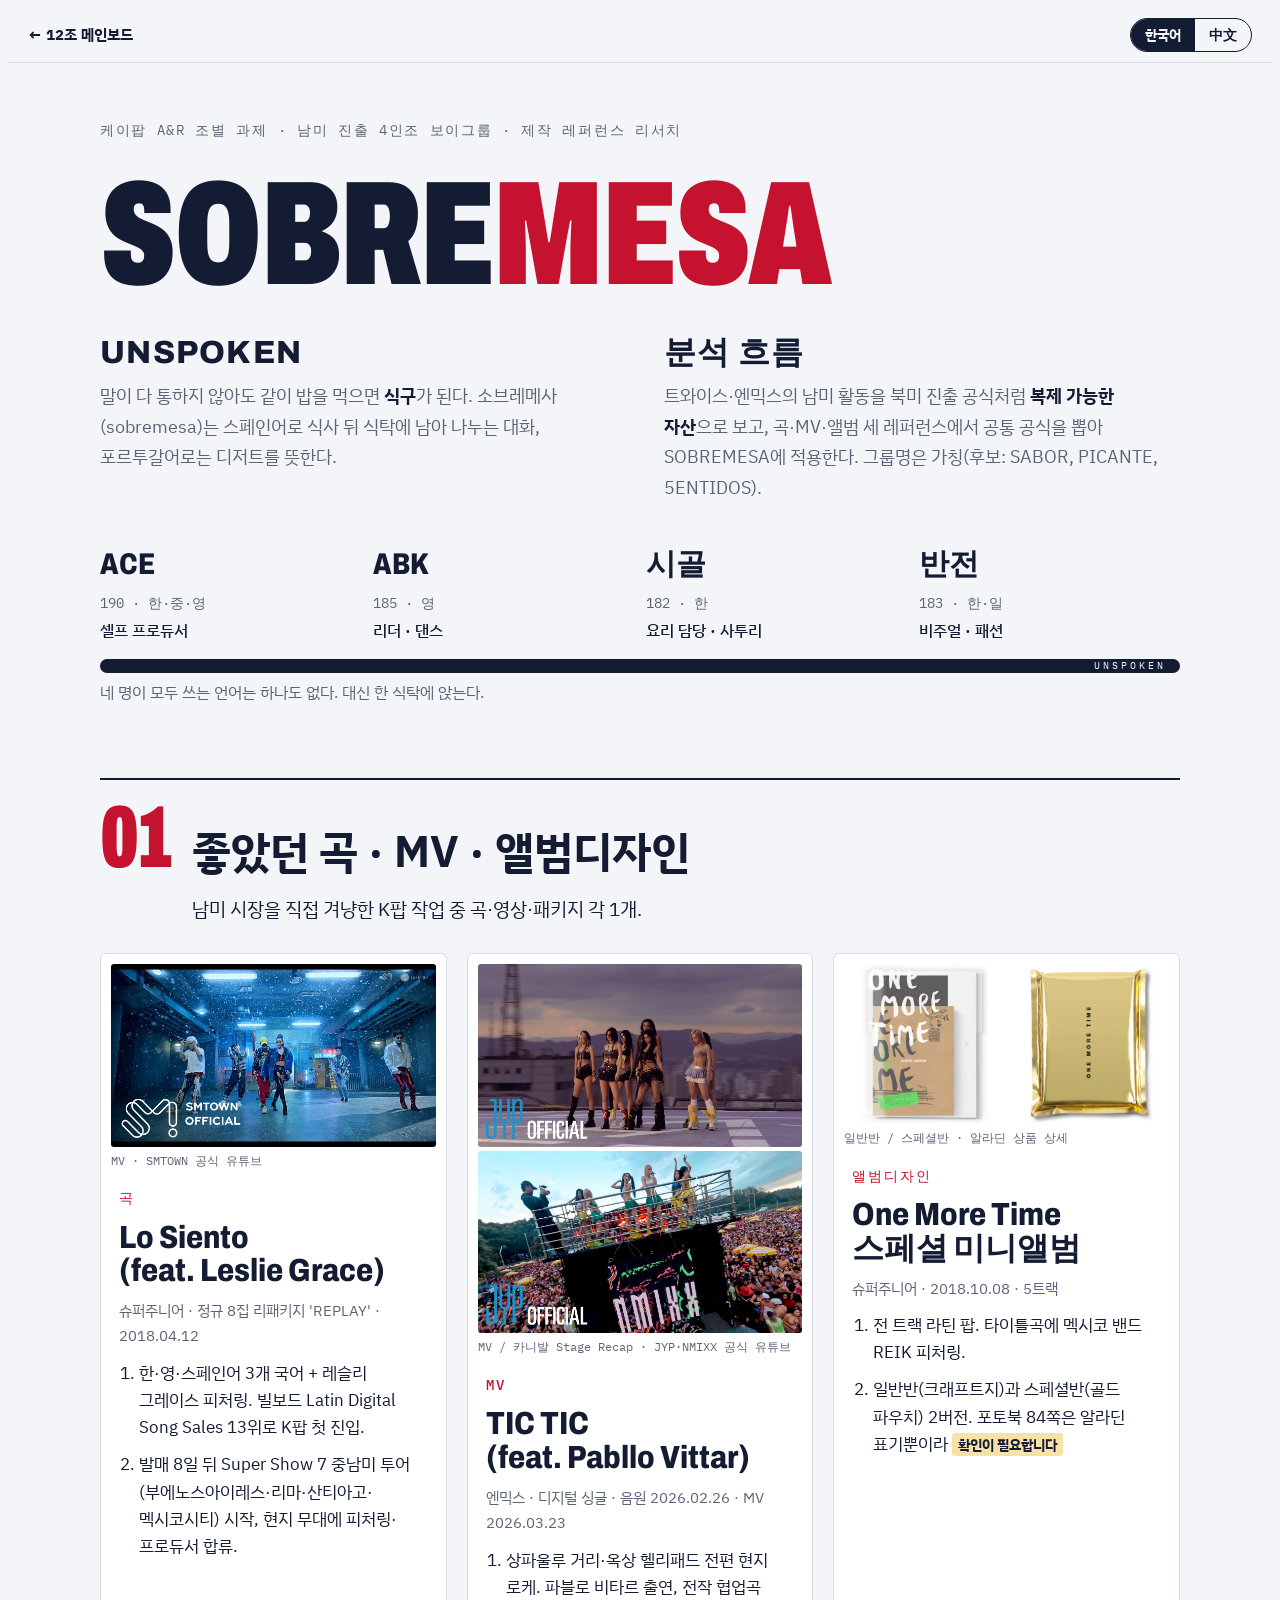
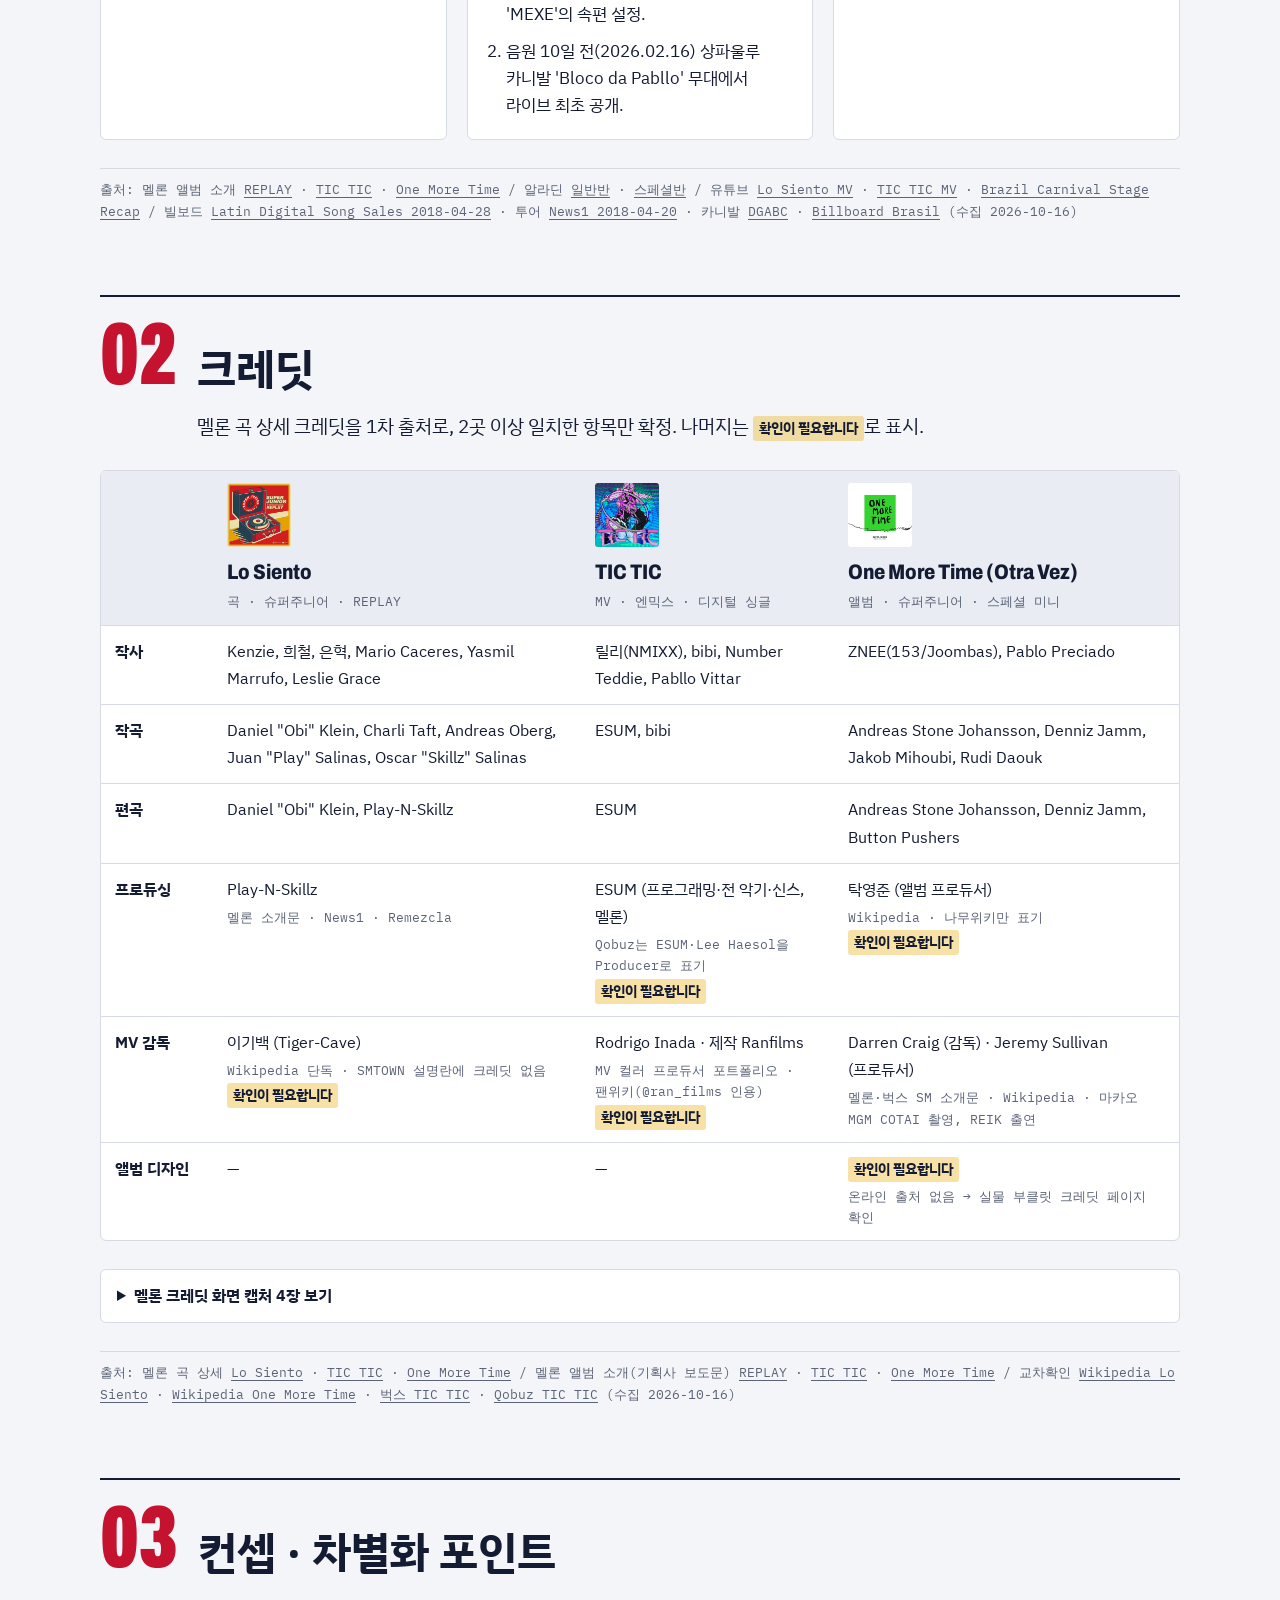
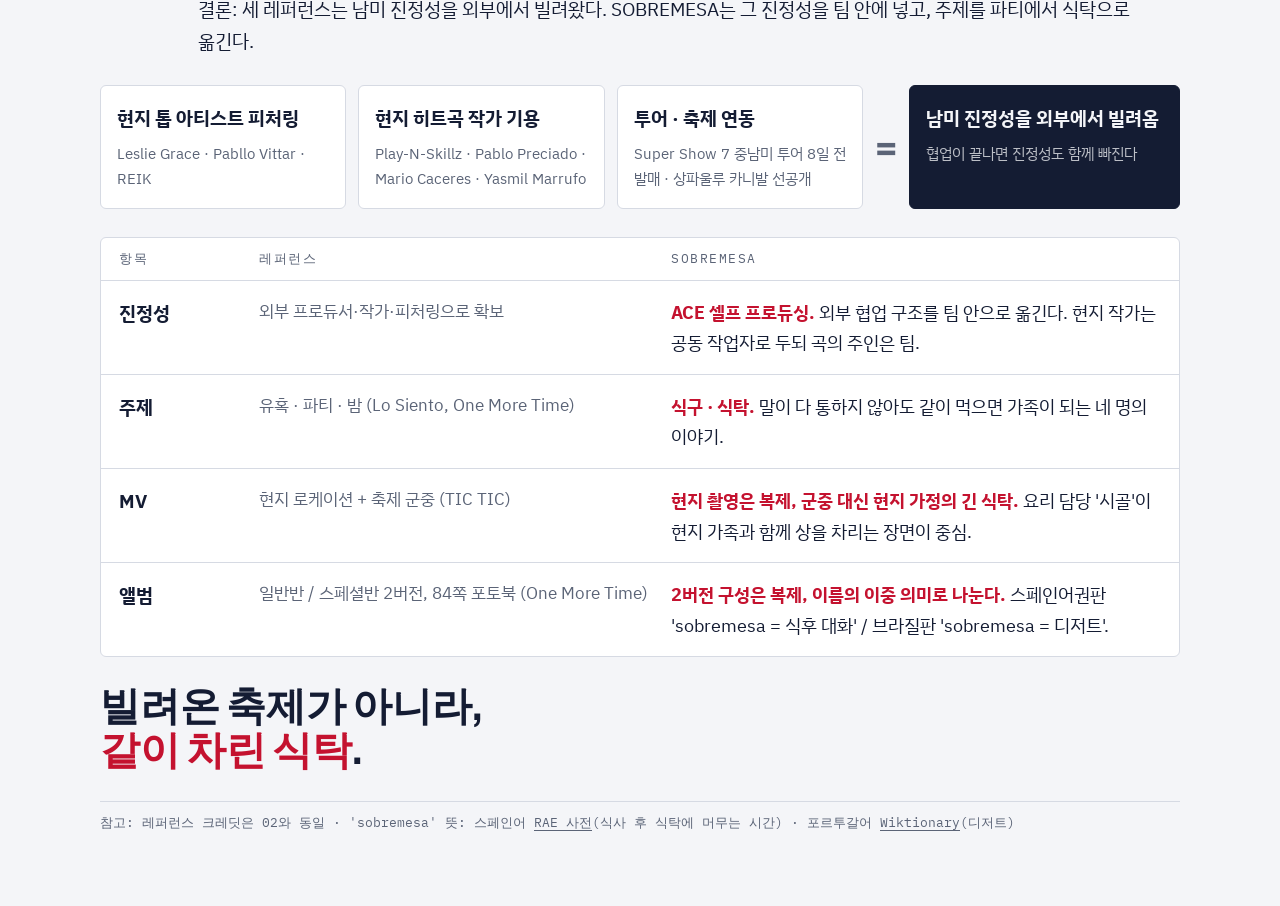
<file: reference.html>
<!doctype html>
<html lang="ko">
<head>
<meta charset="utf-8">
<meta name="viewport" content="width=device-width, initial-scale=1, viewport-fit=cover">
<meta name="robots" content="noindex, nofollow">
<title>SOBREMESA 제작 레퍼런스</title>
<link rel="preconnect" href="https://fonts.googleapis.com">
<link rel="preconnect" href="https://fonts.gstatic.com" crossorigin>
<link rel="stylesheet" href="https://fonts.googleapis.com/css2?family=Archivo:wdth,wght@62..125,400..900&family=IBM+Plex+Sans+KR:wght@400;500;700&family=IBM+Plex+Mono:wght@400;500&display=swap">
<link rel="stylesheet" href="assets/reference.css">
</head>
<body>
<nav class="topbar" aria-label="페이지 이동">
  <a href="./">← 12조 메인보드</a>
  <div class="lang"><span aria-current="true">한국어</span><a href="zh/reference.html" hreflang="zh-CN" lang="zh-CN">中文</a></div>
</nav>


<div class="wrap">

<header class="hero">
  <div class="eyebrow">케이팝 A&amp;R 조별 과제 · 남미 진출 4인조 보이그룹 · 제작 레퍼런스 리서치</div>
  <h1>SOBRE<span>MESA</span></h1>
  <div class="thesis">
    <div>
      <div class="word">UNSPOKEN</div>
      <p>말이 다 통하지 않아도 같이 밥을 먹으면 <strong>식구</strong>가 된다. 소브레메사(sobremesa)는 스페인어로 식사 뒤 식탁에 남아 나누는 대화, 포르투갈어로는 디저트를 뜻한다.</p>
    </div>
    <div>
      <div class="word">분석 흐름</div>
      <p>트와이스·엔믹스의 남미 활동을 북미 진출 공식처럼 <strong>복제 가능한 자산</strong>으로 보고, 곡·MV·앨범 세 레퍼런스에서 공통 공식을 뽑아 SOBREMESA에 적용한다. 그룹명은 가칭(후보: SABOR, PICANTE, 5ENTIDOS).</p>
    </div>
  </div>

  <div class="table" aria-label="멤버 구성">
    <div class="seats">
      <div class="seat"><span class="tag">ACE</span><span class="meta">190 · 한·중·영</span><span class="role">셀프 프로듀서</span></div>
      <div class="seat"><span class="tag">ABK</span><span class="meta">185 · 영</span><span class="role">리더 · 댄스</span></div>
      <div class="seat"><span class="tag">시골</span><span class="meta">182 · 한</span><span class="role">요리 담당 · 사투리</span></div>
      <div class="seat"><span class="tag">반전</span><span class="meta">183 · 한·일</span><span class="role">비주얼 · 패션</span></div>
    </div>
    <div class="tabletop" aria-hidden="true"></div>
    <p class="table-note">네 명이 모두 쓰는 언어는 하나도 없다. 대신 한 식탁에 앉는다.</p>
  </div>
</header>

<!-- ===================== 01 ===================== -->
<section id="picks">
  <div class="sec-head">
    <div class="sec-num">01</div>
    <h2>좋았던 곡 · MV · 앨범디자인</h2>
    <p>남미 시장을 직접 겨냥한 K팝 작업 중 곡·영상·패키지 각 1개.</p>
  </div>

  <div class="picks">
    <article class="pick">
      <div class="media"><img src="assets/MV_LoSiento_01.jpg" alt="Lo Siento 뮤직비디오 장면" width="1280" height="720"></div>
      <div class="cap">MV · SMTOWN 공식 유튜브</div>
      <div class="body">
        <span class="kind">곡</span>
        <h3>Lo Siento<br>(feat. Leslie Grace)</h3>
        <span class="sub">슈퍼주니어 · 정규 8집 리패키지 'REPLAY' · 2018.04.12</span>
        <ol>
          <li>한·영·스페인어 3개 국어 + 레슬리 그레이스 피처링. 빌보드 Latin Digital Song Sales 13위로 K팝 첫 진입.</li>
          <li>발매 8일 뒤 Super Show 7 중남미 투어(부에노스아이레스·리마·산티아고·멕시코시티) 시작, 현지 무대에 피처링·프로듀서 합류.</li>
        </ol>
      </div>
    </article>

    <article class="pick">
      <div class="media"><img src="assets/MV_TICTIC_01.jpg" alt="TIC TIC 뮤직비디오 상파울루 옥상 장면" width="1280" height="720"><img src="assets/MV_TICTIC_02.jpg" alt="상파울루 카니발 트리오 일레트리쿠 무대" width="1280" height="720"></div>
      <div class="cap">MV / 카니발 Stage Recap · JYP·NMIXX 공식 유튜브</div>
      <div class="body">
        <span class="kind">MV</span>
        <h3>TIC TIC<br>(feat. Pabllo Vittar)</h3>
        <span class="sub">엔믹스 · 디지털 싱글 · 음원 2026.02.26 · MV 2026.03.23</span>
        <ol>
          <li>상파울루 거리·옥상 헬리패드 전편 현지 로케. 파블로 비타르 출연, 전작 협업곡 'MEXE'의 속편 설정.</li>
          <li>음원 10일 전(2026.02.16) 상파울루 카니발 'Bloco da Pabllo' 무대에서 라이브 최초 공개.</li>
        </ol>
      </div>
    </article>

    <article class="pick">
      <div class="media two">
        <img src="assets/album_OneMoreTime_03.jpg" alt="One More Time 일반반 패키지" width="900" height="900">
        <img src="assets/album_OneMoreTime_02.jpg" alt="One More Time 스페셜반 골드 파우치 패키지" width="900" height="900">
      </div>
      <div class="cap">일반반 / 스페셜반 · 알라딘 상품 상세</div>
      <div class="body">
        <span class="kind">앨범디자인</span>
        <h3>One More Time<br>스페셜 미니앨범</h3>
        <span class="sub">슈퍼주니어 · 2018.10.08 · 5트랙</span>
        <ol>
          <li>전 트랙 라틴 팝. 타이틀곡에 멕시코 밴드 REIK 피처링.</li>
          <li>일반반(크래프트지)과 스페셜반(골드 파우치) 2버전. 포토북 84쪽은 알라딘 표기뿐이라 <span class="tbc">확인이 필요합니다</span></li>
        </ol>
      </div>
    </article>
  </div>

  <p class="source-line">
    출처: 멜론 앨범 소개 <a href="https://www.melon.com/album/detail.htm?albumId=10157586">REPLAY</a> ·
    <a href="https://www.melon.com/album/detail.htm?albumId=12883014">TIC TIC</a> ·
    <a href="https://www.melon.com/album/detail.htm?albumId=10207042">One More Time</a> /
    알라딘 <a href="https://www.aladin.co.kr/shop/wproduct.aspx?ItemId=168718334">일반반</a> ·
    <a href="https://www.aladin.co.kr/shop/wproduct.aspx?ItemId=168718295">스페셜반</a> /
    유튜브 <a href="https://www.youtube.com/watch?v=ZbB4SYJNuTo">Lo Siento MV</a> ·
    <a href="https://www.youtube.com/watch?v=1tkjwhhYIFU">TIC TIC MV</a> ·
    <a href="https://www.youtube.com/watch?v=sWkLpvCHx_w">Brazil Carnival Stage Recap</a> /
    빌보드 <a href="https://web.archive.org/web/20180429034129/https://www.billboard.com/charts/latin-digital-song-sales">Latin Digital Song Sales 2018-04-28</a> ·
    투어 <a href="https://n.news.naver.com/entertain/article/421/0003327869">News1 2018-04-20</a> ·
    카니발 <a href="https://www.dgabc.com.br/Noticia/4285834/apos-show-no-carnaval-nmixx-anuncia-nova-colaboracao-com-pabllo-vittar">DGABC</a> ·
    <a href="https://billboard.com.br/pabllo-vittar-e-nmixx-tic-tic-mv/">Billboard Brasil</a> (수집 2026-10-16)
  </p>
</section>

<!-- ===================== 02 ===================== -->
<section id="credits">
  <div class="sec-head">
    <div class="sec-num">02</div>
    <h2>크레딧</h2>
    <p>멜론 곡 상세 크레딧을 1차 출처로, 2곳 이상 일치한 항목만 확정. 나머지는 <span class="tbc">확인이 필요합니다</span>로 표시.</p>
  </div>

  <div class="scroll">
    <table>
      <thead>
        <tr>
          <th scope="col"></th>
          <th scope="col"><img class="cover" src="assets/album_REPLAY_01.jpg" alt="REPLAY 커버" width="64" height="64">Lo Siento<small>곡 · 슈퍼주니어 · REPLAY</small></th>
          <th scope="col"><img class="cover" src="assets/album_TICTIC_01.jpg" alt="TIC TIC 싱글 커버" width="64" height="64">TIC TIC<small>MV · 엔믹스 · 디지털 싱글</small></th>
          <th scope="col"><img class="cover" src="assets/album_OneMoreTime_01.jpg" alt="One More Time 커버" width="64" height="64">One More Time (Otra Vez)<small>앨범 · 슈퍼주니어 · 스페셜 미니</small></th>
        </tr>
      </thead>
      <tbody>
        <tr>
          <th scope="row">작사</th>
          <td>Kenzie, 희철, 은혁, Mario Caceres, Yasmil Marrufo, Leslie Grace</td>
          <td>릴리(NMIXX), bibi, Number Teddie, Pabllo Vittar</td>
          <td>ZNEE(153/Joombas), Pablo Preciado</td>
        </tr>
        <tr>
          <th scope="row">작곡</th>
          <td>Daniel "Obi" Klein, Charli Taft, Andreas Oberg, Juan "Play" Salinas, Oscar "Skillz" Salinas</td>
          <td>ESUM, bibi</td>
          <td>Andreas Stone Johansson, Denniz Jamm, Jakob Mihoubi, Rudi Daouk</td>
        </tr>
        <tr>
          <th scope="row">편곡</th>
          <td>Daniel "Obi" Klein, Play-N-Skillz</td>
          <td>ESUM</td>
          <td>Andreas Stone Johansson, Denniz Jamm, Button Pushers</td>
        </tr>
        <tr>
          <th scope="row">프로듀싱</th>
          <td>Play-N-Skillz<span class="src">멜론 소개문 · News1 · Remezcla</span></td>
          <td>ESUM (프로그래밍·전 악기·신스, 멜론)<span class="src">Qobuz는 ESUM·Lee Haesol을 Producer로 표기</span> <span class="tbc">확인이 필요합니다</span></td>
          <td>탁영준 (앨범 프로듀서)<span class="src">Wikipedia · 나무위키만 표기</span> <span class="tbc">확인이 필요합니다</span></td>
        </tr>
        <tr>
          <th scope="row">MV 감독</th>
          <td>이기백 (Tiger-Cave)<span class="src">Wikipedia 단독 · SMTOWN 설명란에 크레딧 없음</span> <span class="tbc">확인이 필요합니다</span></td>
          <td>Rodrigo Inada · 제작 Ranfilms<span class="src">MV 컬러 프로듀서 포트폴리오 · 팬위키(@ran_films 인용)</span> <span class="tbc">확인이 필요합니다</span></td>
          <td>Darren Craig (감독) · Jeremy Sullivan (프로듀서)<span class="src">멜론·벅스 SM 소개문 · Wikipedia · 마카오 MGM COTAI 촬영, REIK 출연</span></td>
        </tr>
        <tr>
          <th scope="row">앨범 디자인</th>
          <td>—</td>
          <td>—</td>
          <td><span class="tbc">확인이 필요합니다</span><span class="src">온라인 출처 없음 → 실물 부클릿 크레딧 페이지 확인</span></td>
        </tr>
      </tbody>
    </table>
  </div>

  <details class="evidence">
  <summary>멜론 크레딧 화면 캡처 4장 보기</summary>
  <div class="shots">
    <figure>
      <img src="assets/credit_LoSiento_01.png" alt="멜론 Lo Siento 곡 상세 크레딧 화면" loading="lazy">
      <figcaption>Lo Siento · 멜론 곡 상세 크레딧</figcaption>
    </figure>
    <figure>
      <img src="assets/credit_OneMoreTime_01.png" alt="멜론 One More Time 곡 상세 크레딧 화면" loading="lazy">
      <figcaption>One More Time (Otra Vez) · 멜론 곡 상세 크레딧</figcaption>
    </figure>
    <figure>
      <img src="assets/credit_TICTIC_01.png" alt="멜론 TIC TIC 곡 상세 크레딧 화면" loading="lazy">
      <figcaption>TIC TIC · 멜론 곡 상세 크레딧</figcaption>
    </figure>
    <figure>
      <img src="assets/credit_TICTIC_02.png" alt="멜론 TIC TIC 앨범 소개 크레딧 전문" loading="lazy">
      <figcaption>TIC TIC · 멜론 앨범 소개 [CREDIT] 전문</figcaption>
    </figure>
  </div>
  </details>

  <p class="source-line">
    출처: 멜론 곡 상세 <a href="https://www.melon.com/song/detail.htm?songId=31015070">Lo Siento</a> ·
    <a href="https://www.melon.com/song/detail.htm?songId=601394753">TIC TIC</a> ·
    <a href="https://www.melon.com/song/detail.htm?songId=31343847">One More Time</a> /
    멜론 앨범 소개(기획사 보도문) <a href="https://www.melon.com/album/detail.htm?albumId=10157586">REPLAY</a> ·
    <a href="https://www.melon.com/album/detail.htm?albumId=12883014">TIC TIC</a> ·
    <a href="https://www.melon.com/album/detail.htm?albumId=10207042">One More Time</a> /
    교차확인 <a href="https://en.wikipedia.org/wiki/Lo_Siento_(Super_Junior_song)">Wikipedia Lo Siento</a> ·
    <a href="https://en.wikipedia.org/wiki/One_More_Time_(Super_Junior_EP)">Wikipedia One More Time</a> ·
    <a href="https://music.bugs.co.kr/track/33853146">벅스 TIC TIC</a> ·
    <a href="https://www.qobuz.com/us-en/album/tic-tic-nmixx-pabllo-vittar/l5j0vswxigcj7">Qobuz TIC TIC</a> (수집 2026-10-16)
  </p>
</section>

<!-- ===================== 03 ===================== -->
<section id="concept">
  <div class="sec-head">
    <div class="sec-num">03</div>
    <h2>컨셉 · 차별화 포인트</h2>
    <p>결론: 세 레퍼런스는 남미 진정성을 외부에서 빌려왔다. SOBREMESA는 그 진정성을 팀 안에 넣고, 주제를 파티에서 식탁으로 옮긴다.</p>
  </div>

  <div class="formula" aria-label="레퍼런스 공통 공식">
    <div class="term"><b>현지 톱 아티스트 피처링</b><span>Leslie Grace · Pabllo Vittar · REIK</span></div>
    <div class="term"><b>현지 히트곡 작가 기용</b><span>Play-N-Skillz · Pablo Preciado · Mario Caceres · Yasmil Marrufo</span></div>
    <div class="term"><b>투어 · 축제 연동</b><span>Super Show 7 중남미 투어 8일 전 발매 · 상파울루 카니발 선공개</span></div>
    <div class="eq" aria-hidden="true">=</div>
    <div class="term result"><b>남미 진정성을 외부에서 빌려옴</b><span>협업이 끝나면 진정성도 함께 빠진다</span></div>
  </div>

  <div class="compare">
    <div class="row head"><span>항목</span><span>레퍼런스</span><span>SOBREMESA</span></div>
    <div class="row">
      <span class="axis">진정성</span>
      <span class="ref">외부 프로듀서·작가·피처링으로 확보</span>
      <span class="ours"><b>ACE 셀프 프로듀싱.</b> 외부 협업 구조를 팀 안으로 옮긴다. 현지 작가는 공동 작업자로 두되 곡의 주인은 팀.</span>
    </div>
    <div class="row">
      <span class="axis">주제</span>
      <span class="ref">유혹 · 파티 · 밤 (Lo Siento, One More Time)</span>
      <span class="ours"><b>식구 · 식탁.</b> 말이 다 통하지 않아도 같이 먹으면 가족이 되는 네 명의 이야기.</span>
    </div>
    <div class="row">
      <span class="axis">MV</span>
      <span class="ref">현지 로케이션 + 축제 군중 (TIC TIC)</span>
      <span class="ours"><b>현지 촬영은 복제, 군중 대신 현지 가정의 긴 식탁.</b> 요리 담당 '시골'이 현지 가족과 함께 상을 차리는 장면이 중심.</span>
    </div>
    <div class="row">
      <span class="axis">앨범</span>
      <span class="ref">일반반 / 스페셜반 2버전, 84쪽 포토북 (One More Time)</span>
      <span class="ours"><b>2버전 구성은 복제, 이름의 이중 의미로 나눈다.</b> 스페인어권판 'sobremesa = 식후 대화' / 브라질판 'sobremesa = 디저트'.</span>
    </div>
  </div>

  <p class="closing">빌려온 축제가 아니라, <span>같이 차린 식탁</span>.</p>

  <p class="source-line">
    참고: 레퍼런스 크레딧은 02와 동일 · 'sobremesa' 뜻: 스페인어 <a href="https://dle.rae.es/sobremesa">RAE 사전</a>(식사 후 식탁에 머무는 시간) · 포르투갈어 <a href="https://en.wiktionary.org/wiki/sobremesa">Wiktionary</a>(디저트)
  </p>
</section>

</div>
</body>
</html>
</file>
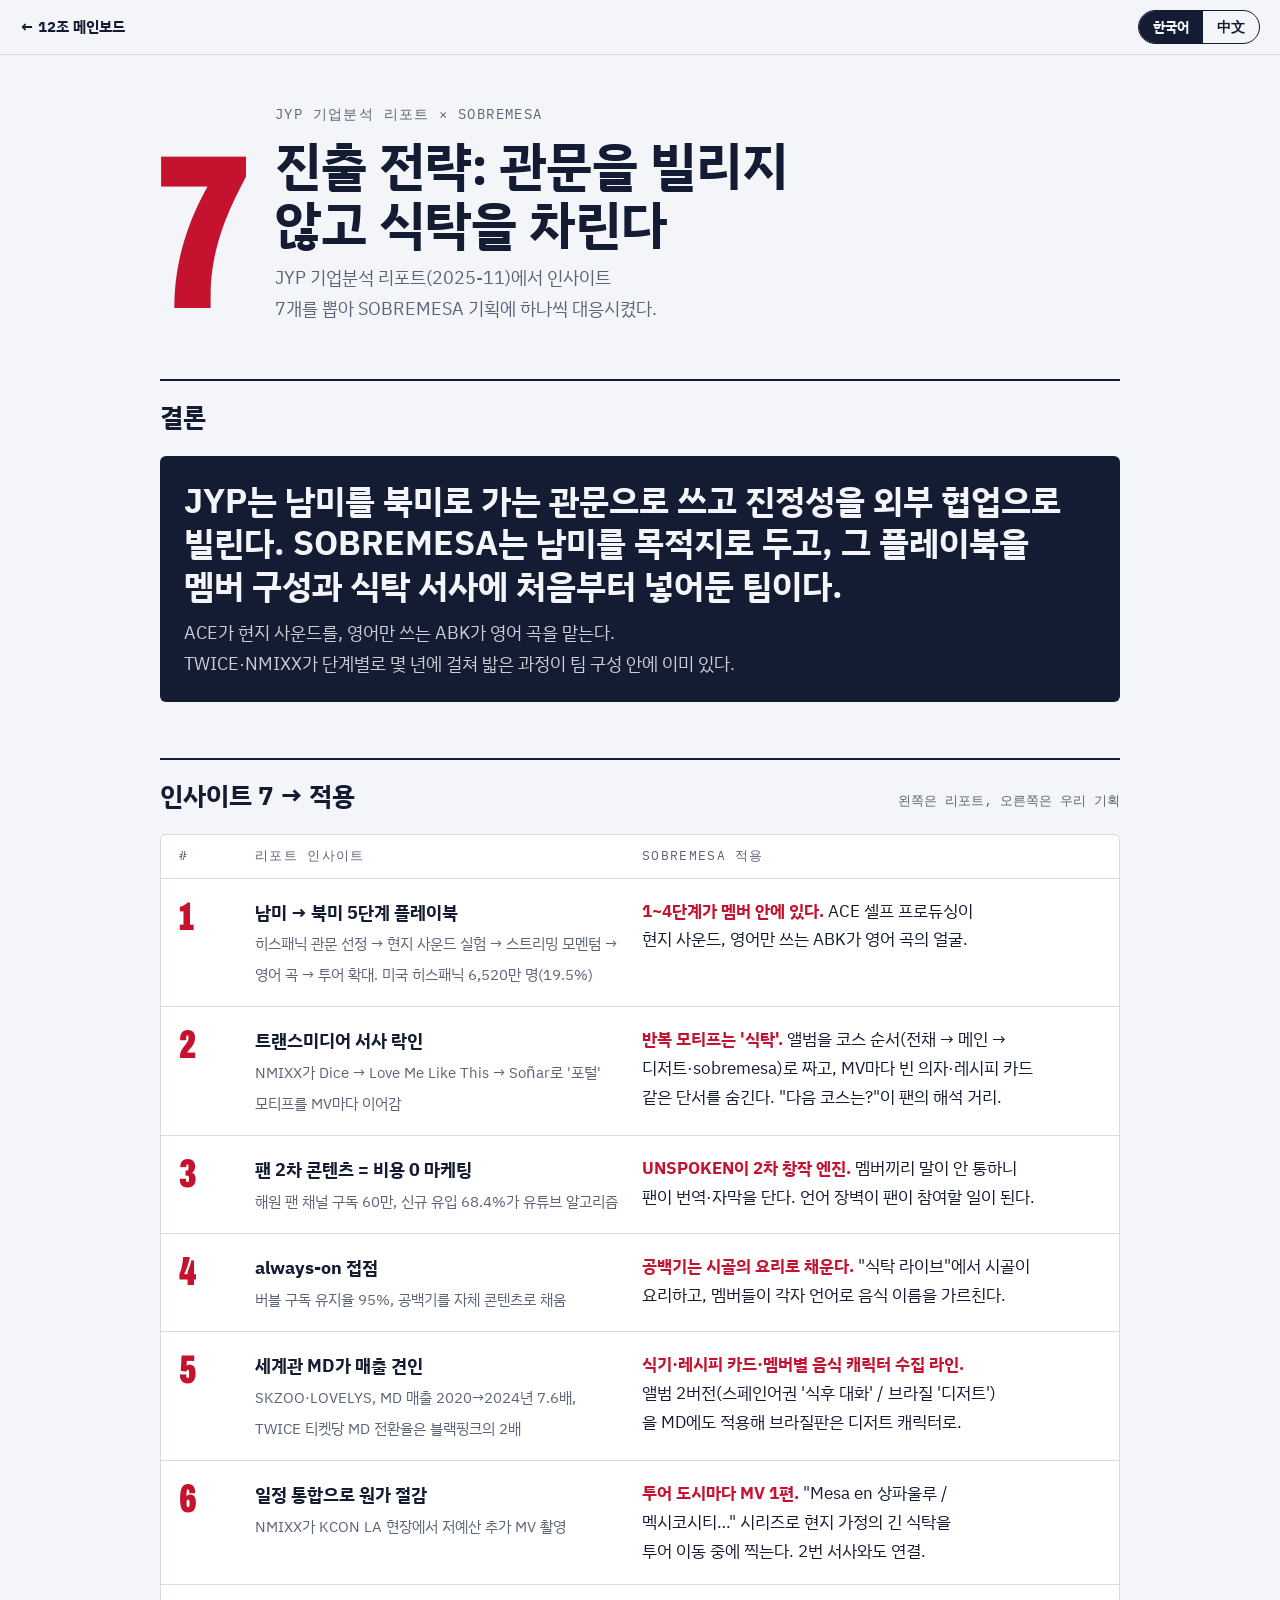
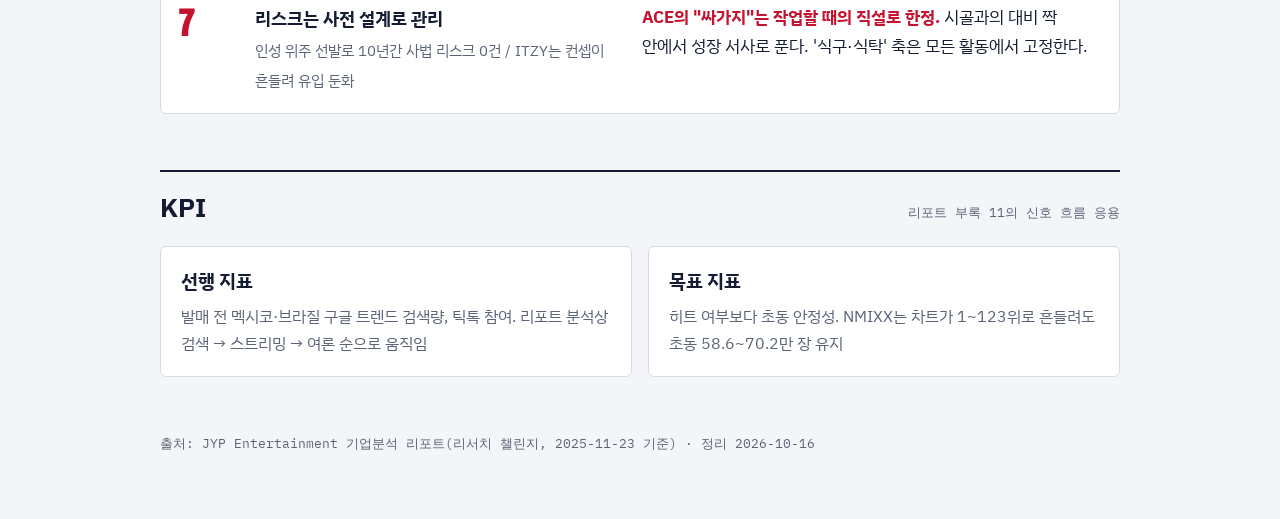
<file: strategy.html>
<!doctype html>
<html lang="ko">
<head>
<meta charset="utf-8">
<meta name="viewport" content="width=device-width, initial-scale=1, viewport-fit=cover">
<meta name="robots" content="noindex, nofollow">
<title>SOBREMESA 진출 전략</title>
<link rel="preconnect" href="https://fonts.googleapis.com">
<link rel="preconnect" href="https://fonts.gstatic.com" crossorigin>
<link rel="stylesheet" href="https://fonts.googleapis.com/css2?family=Archivo:wdth,wght@62..125,400..900&family=IBM+Plex+Sans+KR:wght@400;500;700&family=IBM+Plex+Mono:wght@400;500&display=swap">
<link rel="stylesheet" href="assets/board.css">
</head>
<body>
<nav class="topbar" aria-label="페이지 이동">
  <a href="./">← 12조 메인보드</a>
  <div class="lang"><span aria-current="true">한국어</span><a href="zh/strategy.html" hreflang="zh-CN" lang="zh-CN">中文</a></div>
</nav>

<div class="wrap">

<header class="hero">
  <div class="team-no" aria-hidden="true">7</div>
  <div class="eyebrow">JYP 기업분석 리포트 × SOBREMESA</div>
  <h1>진출 전략: 관문을 빌리지 않고 식탁을 차린다</h1>
  <p>JYP 기업분석 리포트(2025-11)에서 인사이트 7개를 뽑아 SOBREMESA 기획에 하나씩 대응시켰다.</p>
</header>

<section>
  <h2>결론</h2>
  <div class="thesis-box">
    <b>JYP는 남미를 북미로 가는 관문으로 쓰고 진정성을 외부 협업으로 빌린다. SOBREMESA는 남미를 목적지로 두고, 그 플레이북을 멤버 구성과 식탁 서사에 처음부터 넣어둔 팀이다.</b>
    <p>ACE가 현지 사운드를, 영어만 쓰는 ABK가 영어 곡을 맡는다. TWICE·NMIXX가 단계별로 몇 년에 걸쳐 밟은 과정이 팀 구성 안에 이미 있다.</p>
  </div>
</section>

<section>
  <h2>인사이트 7 → 적용 <small>왼쪽은 리포트, 오른쪽은 우리 기획</small></h2>
  <div class="map">
    <div class="map-row head"><span>#</span><span>리포트 인사이트</span><span>SOBREMESA 적용</span></div>
    <div class="map-row">
      <span class="n">1</span>
      <div class="src-ins"><b>남미 → 북미 5단계 플레이북</b><span>히스패닉 관문 선정 → 현지 사운드 실험 → 스트리밍 모멘텀 → 영어 곡 → 투어 확대. 미국 히스패닉 6,520만 명(19.5%)</span></div>
      <p class="apply"><b>1~4단계가 멤버 안에 있다.</b> ACE 셀프 프로듀싱이 현지 사운드, 영어만 쓰는 ABK가 영어 곡의 얼굴.</p>
    </div>
    <div class="map-row">
      <span class="n">2</span>
      <div class="src-ins"><b>트랜스미디어 서사 락인</b><span>NMIXX가 Dice → Love Me Like This → Soñar로 '포털' 모티프를 MV마다 이어감</span></div>
      <p class="apply"><b>반복 모티프는 '식탁'.</b> 앨범을 코스 순서(전채 → 메인 → 디저트·sobremesa)로 짜고, MV마다 빈 의자·레시피 카드 같은 단서를 숨긴다. "다음 코스는?"이 팬의 해석 거리.</p>
    </div>
    <div class="map-row">
      <span class="n">3</span>
      <div class="src-ins"><b>팬 2차 콘텐츠 = 비용 0 마케팅</b><span>해원 팬 채널 구독 60만, 신규 유입 68.4%가 유튜브 알고리즘</span></div>
      <p class="apply"><b>UNSPOKEN이 2차 창작 엔진.</b> 멤버끼리 말이 안 통하니 팬이 번역·자막을 단다. 언어 장벽이 팬이 참여할 일이 된다.</p>
    </div>
    <div class="map-row">
      <span class="n">4</span>
      <div class="src-ins"><b>always-on 접점</b><span>버블 구독 유지율 95%, 공백기를 자체 콘텐츠로 채움</span></div>
      <p class="apply"><b>공백기는 시골의 요리로 채운다.</b> "식탁 라이브"에서 시골이 요리하고, 멤버들이 각자 언어로 음식 이름을 가르친다.</p>
    </div>
    <div class="map-row">
      <span class="n">5</span>
      <div class="src-ins"><b>세계관 MD가 매출 견인</b><span>SKZOO·LOVELYS, MD 매출 2020→2024년 7.6배, TWICE 티켓당 MD 전환율은 블랙핑크의 2배</span></div>
      <p class="apply"><b>식기·레시피 카드·멤버별 음식 캐릭터 수집 라인.</b> 앨범 2버전(스페인어권 '식후 대화' / 브라질 '디저트')을 MD에도 적용해 브라질판은 디저트 캐릭터로.</p>
    </div>
    <div class="map-row">
      <span class="n">6</span>
      <div class="src-ins"><b>일정 통합으로 원가 절감</b><span>NMIXX가 KCON LA 현장에서 저예산 추가 MV 촬영</span></div>
      <p class="apply"><b>투어 도시마다 MV 1편.</b> "Mesa en 상파울루 / 멕시코시티…" 시리즈로 현지 가정의 긴 식탁을 투어 이동 중에 찍는다. 2번 서사와도 연결.</p>
    </div>
    <div class="map-row">
      <span class="n">7</span>
      <div class="src-ins"><b>리스크는 사전 설계로 관리</b><span>인성 위주 선발로 10년간 사법 리스크 0건 / ITZY는 컨셉이 흔들려 유입 둔화</span></div>
      <p class="apply"><b>ACE의 "싸가지"는 작업할 때의 직설로 한정.</b> 시골과의 대비 짝 안에서 성장 서사로 푼다. '식구·식탁' 축은 모든 활동에서 고정한다.</p>
    </div>
  </div>
</section>

<section>
  <h2>KPI <small>리포트 부록 11의 신호 흐름 응용</small></h2>
  <div class="kpi">
    <div><b>선행 지표</b><span>발매 전 멕시코·브라질 구글 트렌드 검색량, 틱톡 참여. 리포트 분석상 검색 → 스트리밍 → 여론 순으로 움직임</span></div>
    <div><b>목표 지표</b><span>히트 여부보다 초동 안정성. NMIXX는 차트가 1~123위로 흔들려도 초동 58.6~70.2만 장 유지</span></div>
  </div>
</section>

<p class="updated">출처: JYP Entertainment 기업분석 리포트(리서치 챌린지, 2025-11-23 기준) · 정리 2026-10-16</p>

</div>
</body>
</html>
</file>
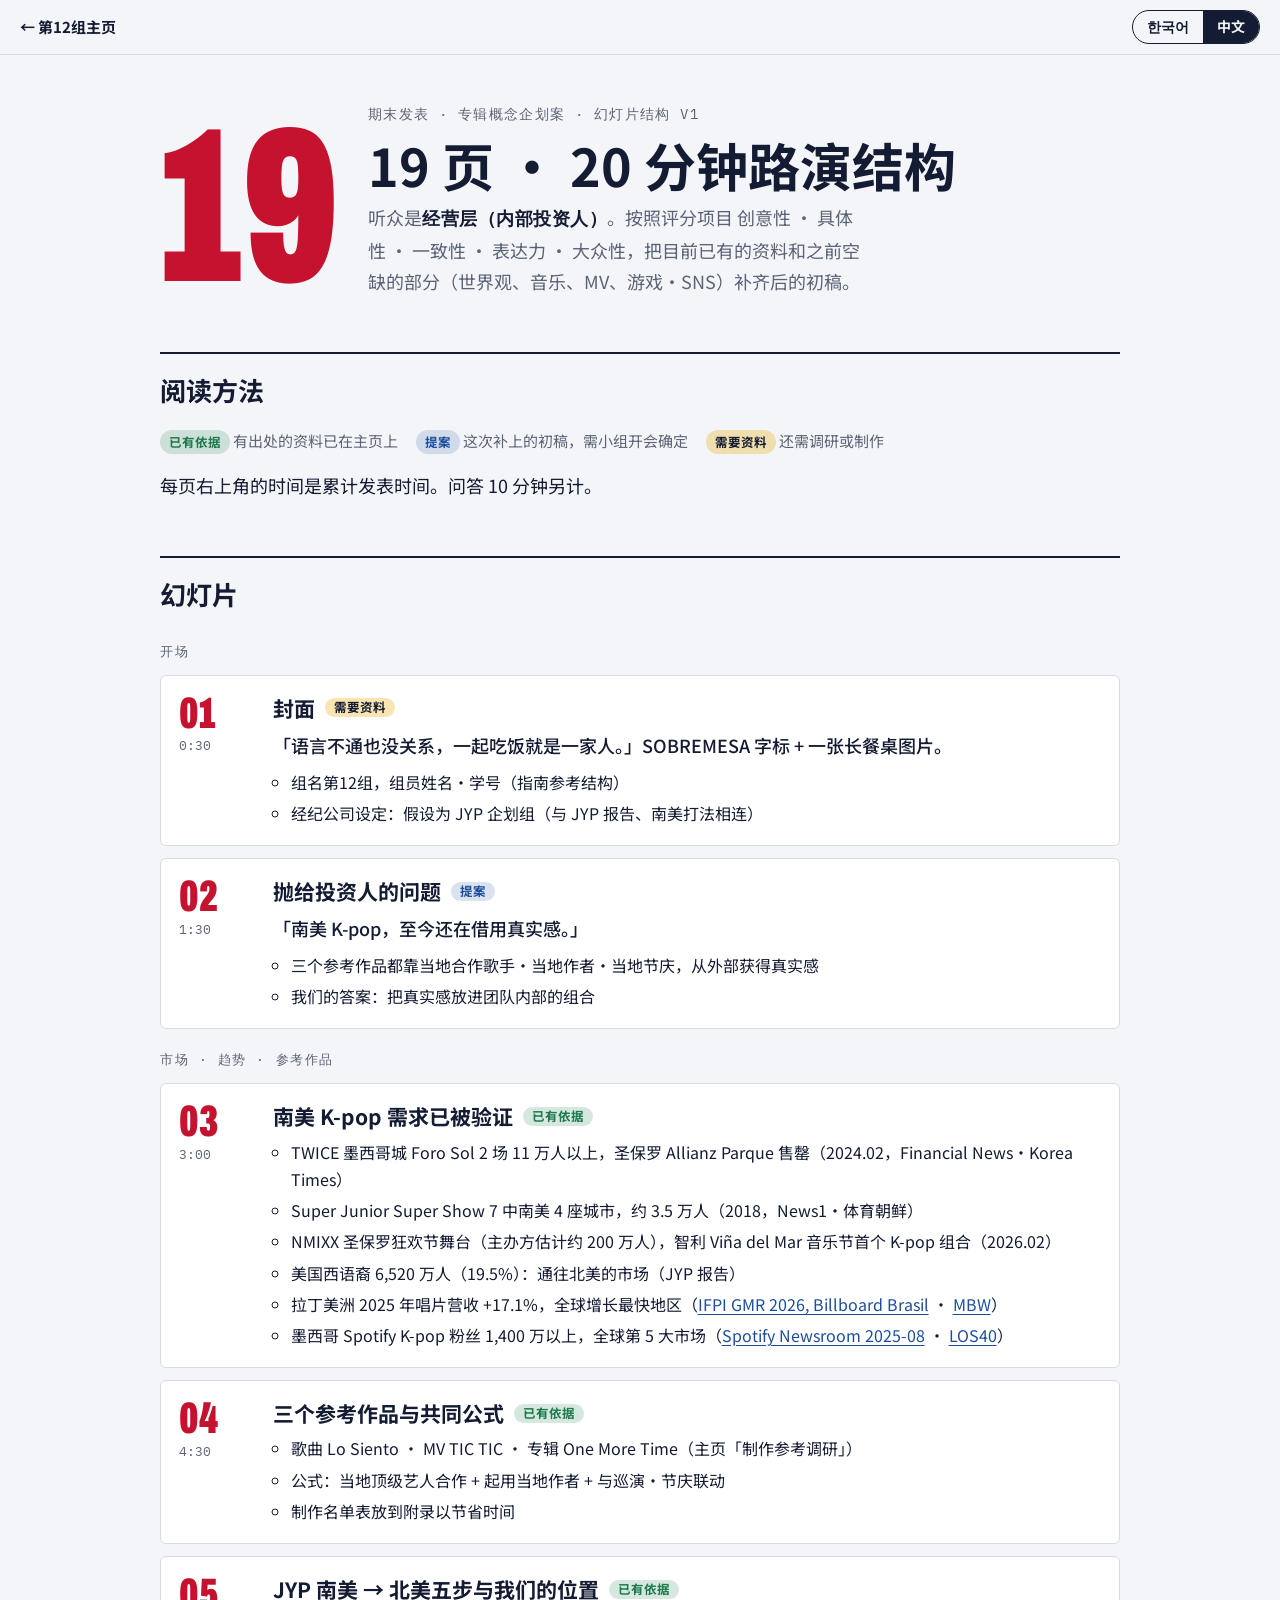
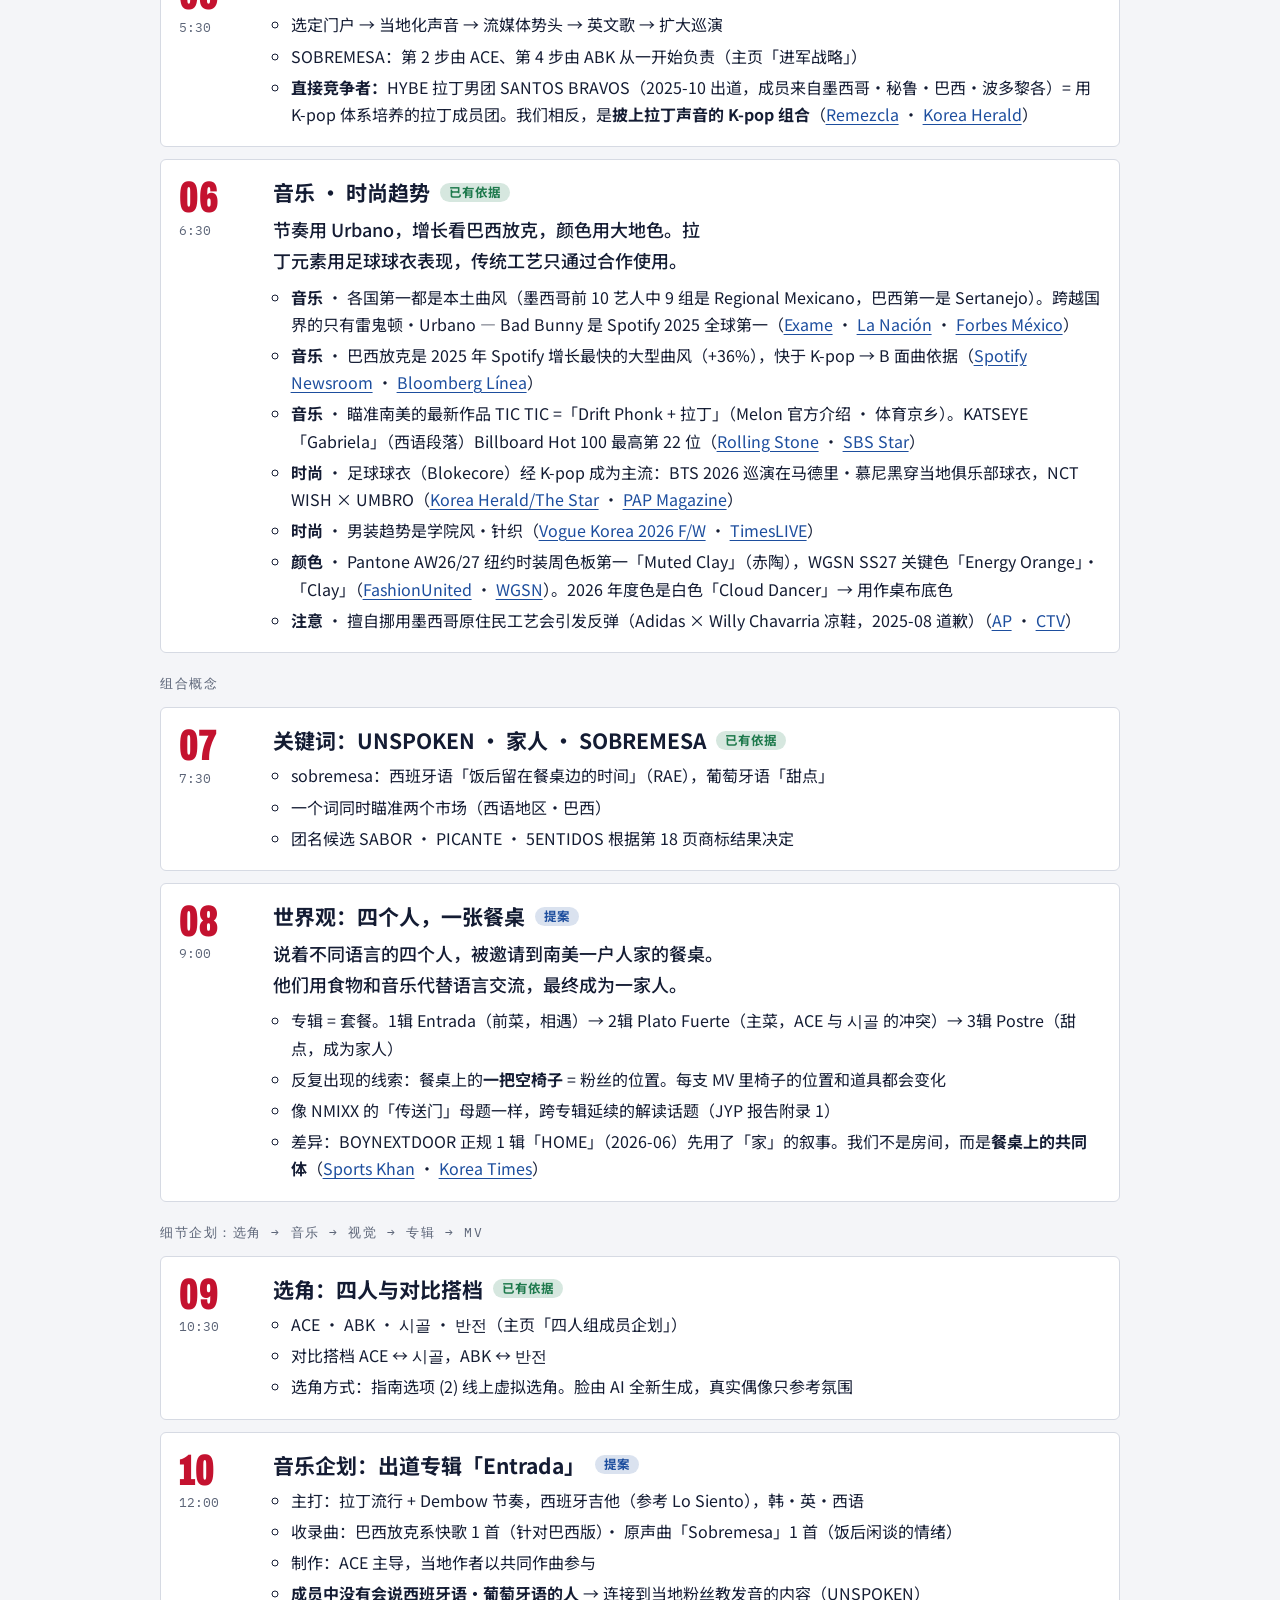
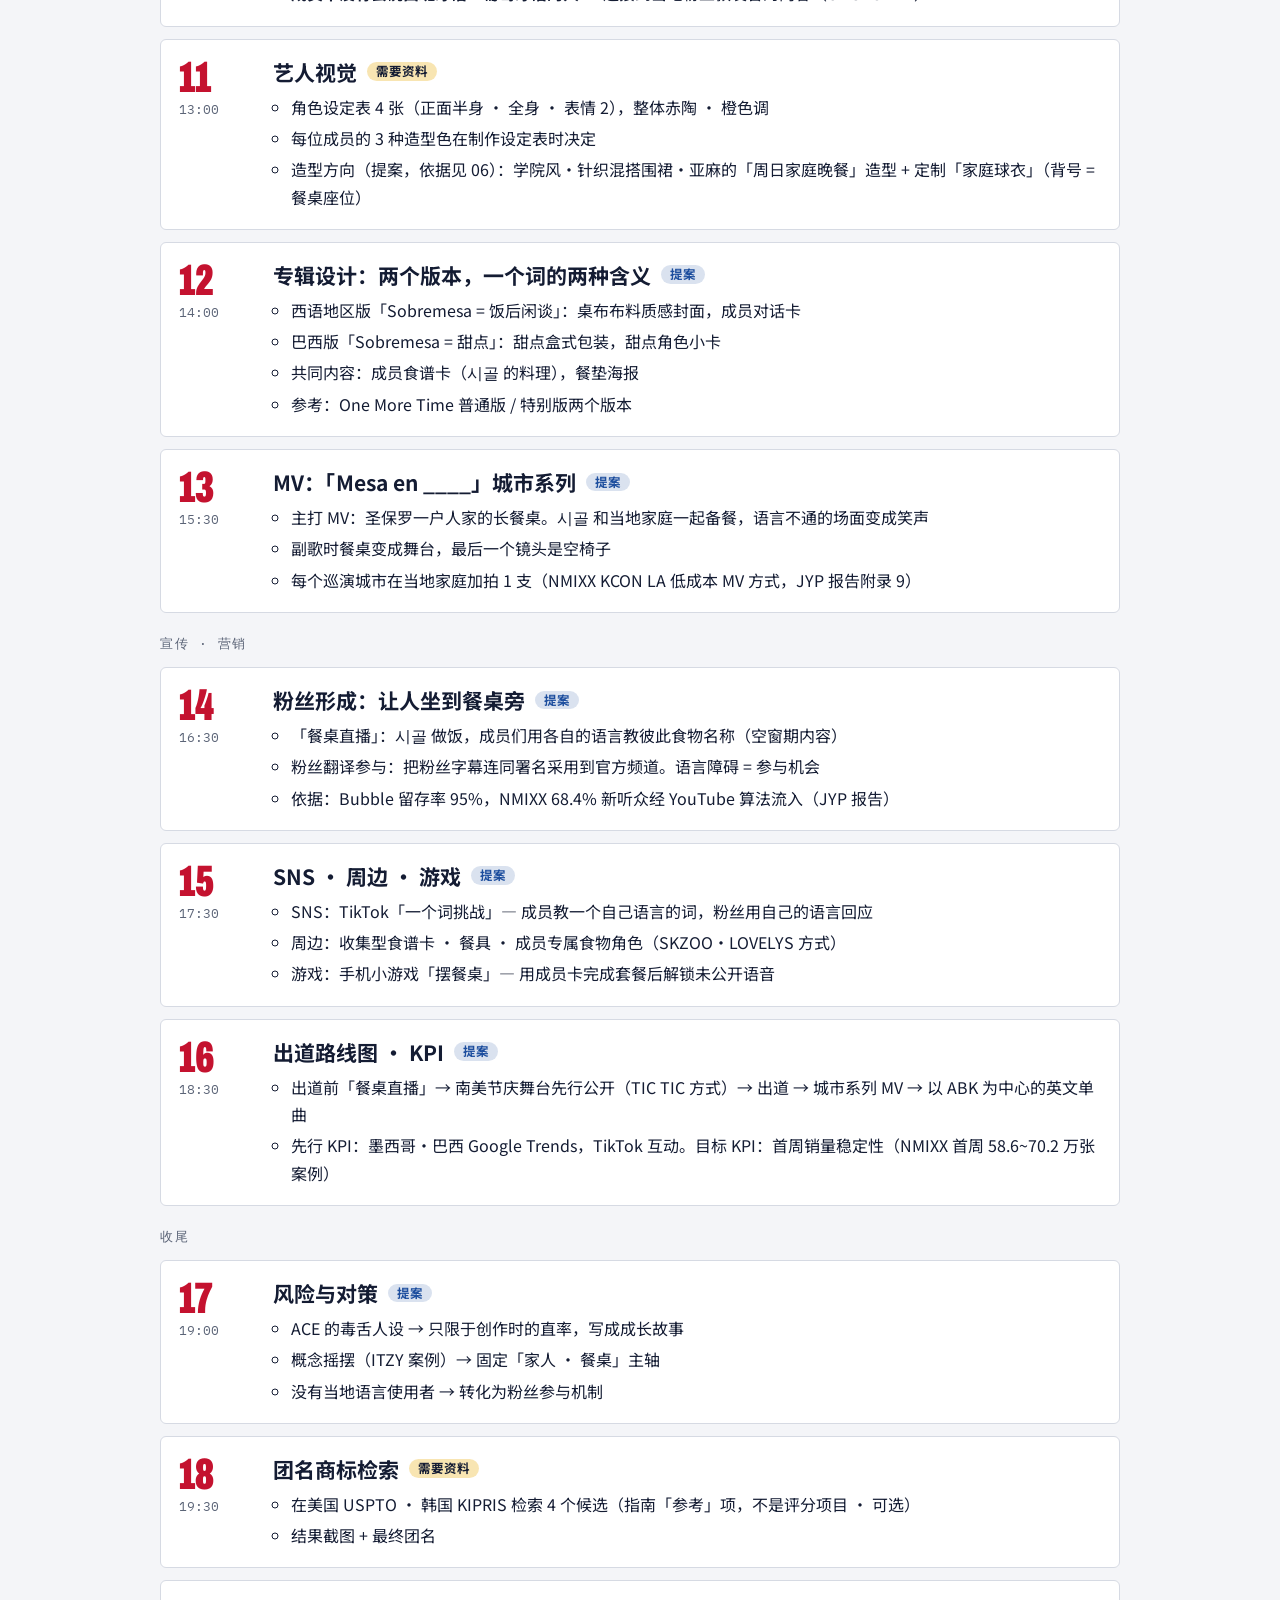
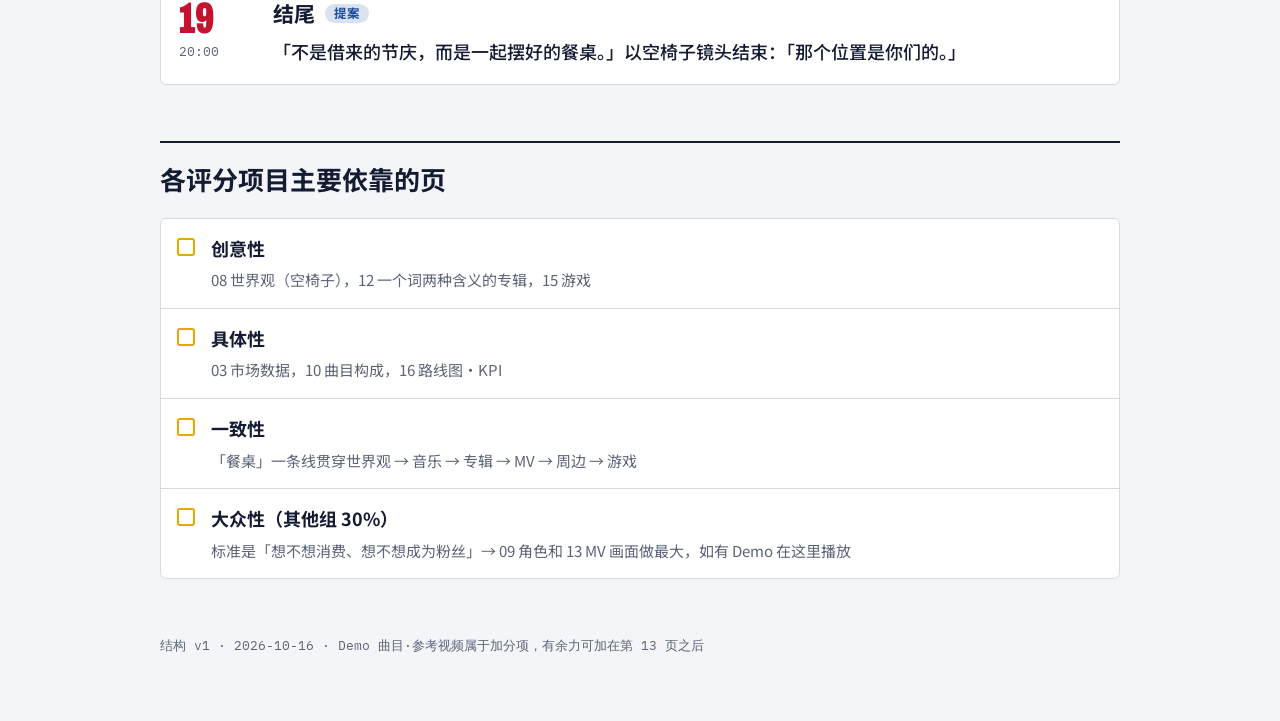
<file: zh/deck.html>
<!doctype html>
<html lang="zh-CN">
<head>
<meta charset="utf-8">
<meta name="viewport" content="width=device-width, initial-scale=1, viewport-fit=cover">
<meta name="robots" content="noindex, nofollow">
<title>SOBREMESA 企划案结构</title>
<link rel="preconnect" href="https://fonts.googleapis.com">
<link rel="preconnect" href="https://fonts.gstatic.com" crossorigin>
<link rel="stylesheet" href="https://fonts.googleapis.com/css2?family=Archivo:wdth,wght@62..125,400..900&family=Noto+Sans+SC:wght@400;500;700&family=IBM+Plex+Mono:wght@400;500&display=swap">
<link rel="stylesheet" href="../assets/board.css">
</head>
<body>
<nav class="topbar" aria-label="页面导航">
  <a href="./">← 第12组主页</a>
  <div class="lang"><a href="../deck.html" hreflang="ko" lang="ko">한국어</a><span aria-current="true">中文</span></div>
</nav>

<div class="wrap">

<header class="hero">
  <div class="team-no" aria-hidden="true">19</div>
  <div class="eyebrow">期末发表 · 专辑概念企划案 · 幻灯片结构 v1</div>
  <h1>19 页 · 20 分钟路演结构</h1>
  <p>听众是<strong>经营层（内部投资人）</strong>。按照评分项目 创意性 · 具体性 · 一致性 · 表达力 · 大众性，把目前已有的资料和之前空缺的部分（世界观、音乐、MV、游戏·SNS）补齐后的初稿。</p>
</header>

<section>
  <h2>阅读方法</h2>
  <div class="legend">
    <span><span class="st ok">已有依据</span> 有出处的资料已在主页上</span>
    <span><span class="st prop">提案</span> 这次补上的初稿，需小组开会确定</span>
    <span><span class="st need">需要资料</span> 还需调研或制作</span>
  </div>
  <p class="note">每页右上角的时间是累计发表时间。问答 10 分钟另计。</p>
</section>

<section>
  <h2>幻灯片</h2>
  <ol class="slides">

    <li class="group-title">开场</li>
    <li class="slide"><div class="no"><b>01</b><span>0:30</span></div><div class="body">
      <h3>封面 <span class="st need">需要资料</span></h3>
      <p class="msg">「语言不通也没关系，一起吃饭就是一家人。」SOBREMESA 字标 + 一张长餐桌图片。</p>
      <ul><li>组名第12组，组员姓名·学号（指南参考结构）</li><li>经纪公司设定：假设为 JYP 企划组（与 JYP 报告、南美打法相连）</li></ul>
    </div></li>
    <li class="slide"><div class="no"><b>02</b><span>1:30</span></div><div class="body">
      <h3>抛给投资人的问题 <span class="st prop">提案</span></h3>
      <p class="msg">「南美 K-pop，至今还在借用真实感。」</p>
      <ul><li>三个参考作品都靠当地合作歌手·当地作者·当地节庆，从外部获得真实感</li><li>我们的答案：把真实感放进团队内部的组合</li></ul>
    </div></li>

    <li class="group-title">市场 · 趋势 · 参考作品</li>
    <li class="slide"><div class="no"><b>03</b><span>3:00</span></div><div class="body">
      <h3>南美 K-pop 需求已被验证 <span class="st ok">已有依据</span></h3>
      <ul>
        <li>TWICE 墨西哥城 Foro Sol 2 场 11 万人以上，圣保罗 Allianz Parque 售罄（2024.02，Financial News·Korea Times）</li>
        <li>Super Junior Super Show 7 中南美 4 座城市，约 3.5 万人（2018，News1·体育朝鲜）</li>
        <li>NMIXX 圣保罗狂欢节舞台（主办方估计约 200 万人），智利 Viña del Mar 音乐节首个 K-pop 组合（2026.02）</li>
        <li>美国西语裔 6,520 万人（19.5%）：通往北美的市场（JYP 报告）</li>
        <li>拉丁美洲 2025 年唱片营收 +17.1%，全球增长最快地区（<a href="https://billboard.com.br/relatorio-ifpi-2025/">IFPI GMR 2026, Billboard Brasil</a> · <a href="https://musicbusinessworldwide.com/10-quick-and-crucial-takeaways-from-ifpis-global-music-report-2026">MBW</a>）</li>
        <li>墨西哥 Spotify K-pop 粉丝 1,400 万以上，全球第 5 大市场（<a href="https://newsroom.spotify.com/2025-08-13/como-mexico-se-convirtio-en-uno-de-los-mayores-hubs-de-k-pop-en-spotify/">Spotify Newsroom 2025-08</a> · <a href="https://los40.com.mx/2025/08/29/la-k-pop-fever-en-mexico-spotify-revela-que-el-pais-es-una-potencia-mundial-del-genero/">LOS40</a>）</li>
      </ul>
    </div></li>
    <li class="slide"><div class="no"><b>04</b><span>4:30</span></div><div class="body">
      <h3>三个参考作品与共同公式 <span class="st ok">已有依据</span></h3>
      <ul><li>歌曲 Lo Siento · MV TIC TIC · 专辑 One More Time（主页「制作参考调研」）</li><li>公式：当地顶级艺人合作 + 起用当地作者 + 与巡演·节庆联动</li><li>制作名单表放到附录以节省时间</li></ul>
    </div></li>
    <li class="slide"><div class="no"><b>05</b><span>5:30</span></div><div class="body">
      <h3>JYP 南美 → 北美五步与我们的位置 <span class="st ok">已有依据</span></h3>
      <ul><li>选定门户 → 当地化声音 → 流媒体势头 → 英文歌 → 扩大巡演</li><li>SOBREMESA：第 2 步由 ACE、第 4 步由 ABK 从一开始负责（主页「进军战略」）</li><li><strong>直接竞争者：</strong>HYBE 拉丁男团 SANTOS BRAVOS（2025-10 出道，成员来自墨西哥·秘鲁·巴西·波多黎各）= 用 K-pop 体系培养的拉丁成员团。我们相反，是<strong>披上拉丁声音的 K-pop 组合</strong>（<a href="https://remezcla.com/?p=442480">Remezcla</a> · <a href="https://www.koreaherald.com/article/10863914">Korea Herald</a>）</li></ul>
    </div></li>
    <li class="slide"><div class="no"><b>06</b><span>6:30</span></div><div class="body">
      <h3>音乐 · 时尚趋势 <span class="st ok">已有依据</span></h3>
      <p class="msg">节奏用 Urbano，增长看巴西放克，颜色用大地色。拉丁元素用足球球衣表现，传统工艺只通过合作使用。</p>
      <ul>
        <li><strong>音乐</strong> · 各国第一都是本土曲风（墨西哥前 10 艺人中 9 组是 Regional Mexicano，巴西第一是 Sertanejo）。跨越国界的只有雷鬼顿·Urbano — Bad Bunny 是 Spotify 2025 全球第一（<a href="https://exame.com/casual/spotify-wrapped-2025-bad-bunny-e-o-artista-do-ano-veja-como-conferir-o-seu/">Exame</a> · <a href="https://www.lanacion.com.ar/espectaculos/spotify-wrapped-quien-fue-el-artista-mas-escuchado-del-mundo-en-2025-nid03122025">La Nación</a> · <a href="https://forbes.com.mx/?p=1359040">Forbes México</a>）</li>
        <li><strong>音乐</strong> · 巴西放克是 2025 年 Spotify 增长最快的大型曲风（+36%），快于 K-pop → B 面曲依据（<a href="https://newsroom.spotify.com/?p=40498">Spotify Newsroom</a> · <a href="https://www.bloomberglinea.com/estilo-de-vida/funk-brasileno-desbanca-al-k-pop-como-el-genero-que-mas-crece-en-spotify/">Bloomberg Línea</a>）</li>
        <li><strong>音乐</strong> · 瞄准南美的最新作品 TIC TIC =「Drift Phonk + 拉丁」（Melon 官方介绍 · 体育京乡）。KATSEYE「Gabriela」（西语段落）Billboard Hot 100 最高第 22 位（<a href="https://www.rollingstone.com/music/music-news/katseye-drops-gabriela-video-jessica-alba-stars-1235369247/">Rolling Stone</a> · <a href="https://sbsstar.net/article/N1008395457/katseyes-gabriela-leaps-to-no-22-on-billboard-hot-100-a-new-peak">SBS Star</a>）</li>
        <li><strong>时尚</strong> · 足球球衣（Blokecore）经 K-pop 成为主流：BTS 2026 巡演在马德里·慕尼黑穿当地俱乐部球衣，NCT WISH × UMBRO（<a href="https://www.thestar.com.my/lifestyle/style/2026/07/18/can-football-jersey-tour-looks-from-bts-elevate-blokecore-in-k-fashion">Korea Herald/The Star</a> · <a href="https://www.pap-magazine.com/en/article/umbro-nct-wish-how-to-make-a-wish-2026">PAP Magazine</a>）</li>
        <li><strong>时尚</strong> · 男装趋势是学院风·针织（<a href="https://www.vogue.co.kr/2026/09/08/2026-%EA%B0%80%EC%9D%84-%EA%B2%A8%EC%9A%B8-%EB%82%A8%EC%84%B1%EB%B3%B5-%ED%8A%B8%EB%A0%8C%EB%93%9C-12/">Vogue Korea 2026 F/W</a> · <a href="https://www.timeslive.co.za/lifestyle/2026-07-06-autumnwinter-2026-menswear-is-all-about-intent/">TimesLIVE</a>）</li>
        <li><strong>颜色</strong> · Pantone AW26/27 纽约时装周色板第一「Muted Clay」（赤陶），WGSN SS27 关键色「Energy Orange」·「Clay」（<a href="https://fashionunited.uk/news/fashion/pantone-nyfw-colour-palette-for-aw26-is-invigorating-and-refreshing/2026021186238">FashionUnited</a> · <a href="https://www.wgsn.com/en/wgsn/press/press-releases/wgsn-and-coloro-reveal-colour-year-2027-luminous-blue-and-s-s-27-key">WGSN</a>）。2026 年度色是白色「Cloud Dancer」→ 用作桌布底色</li>
        <li><strong>注意</strong> · 擅自挪用墨西哥原住民工艺会引发反弹（Adidas × Willy Chavarria 凉鞋，2025-08 道歉）（<a href="https://www.news4jax.com/business/2025/08/12/mexican-american-designer-apologizes-for-adidas-sandal-design-accused-of-cultural-appropriation/">AP</a> · <a href="https://www.ctvnews.ca/world/article/adidas-and-designer-willy-chavarria-apologize-to-mexican-indigenous-community-for-appropriated-shoe/">CTV</a>）</li>
      </ul>
    </div></li>

    <li class="group-title">组合概念</li>
    <li class="slide"><div class="no"><b>07</b><span>7:30</span></div><div class="body">
      <h3>关键词：UNSPOKEN · 家人 · SOBREMESA <span class="st ok">已有依据</span></h3>
      <ul><li>sobremesa：西班牙语「饭后留在餐桌边的时间」（RAE），葡萄牙语「甜点」</li><li>一个词同时瞄准两个市场（西语地区·巴西）</li><li>团名候选 SABOR · PICANTE · 5ENTIDOS 根据第 18 页商标结果决定</li></ul>
    </div></li>
    <li class="slide"><div class="no"><b>08</b><span>9:00</span></div><div class="body">
      <h3>世界观：四个人，一张餐桌 <span class="st prop">提案</span></h3>
      <p class="msg">说着不同语言的四个人，被邀请到南美一户人家的餐桌。他们用食物和音乐代替语言交流，最终成为一家人。</p>
      <ul>
        <li>专辑 = 套餐。1辑 Entrada（前菜，相遇）→ 2辑 Plato Fuerte（主菜，ACE 与 시골 的冲突）→ 3辑 Postre（甜点，成为家人）</li>
        <li>反复出现的线索：餐桌上的<strong>一把空椅子</strong> = 粉丝的位置。每支 MV 里椅子的位置和道具都会变化</li>
        <li>像 NMIXX 的「传送门」母题一样，跨专辑延续的解读话题（JYP 报告附录 1）</li>
        <li>差异：BOYNEXTDOOR 正规 1 辑「HOME」（2026-06）先用了「家」的叙事。我们不是房间，而是<strong>餐桌上的共同体</strong>（<a href="https://sports.khan.co.kr/en/article/202605242023007">Sports Khan</a> · <a href="https://koreatimes.co.kr/amp/entertainment/k-pop/20260603/k-pop-turns-up-early-summer-heat-with-packed-june-comeback-lineup">Korea Times</a>）</li>
      </ul>
    </div></li>

    <li class="group-title">细节企划：选角 → 音乐 → 视觉 → 专辑 → MV</li>
    <li class="slide"><div class="no"><b>09</b><span>10:30</span></div><div class="body">
      <h3>选角：四人与对比搭档 <span class="st ok">已有依据</span></h3>
      <ul><li>ACE · ABK · 시골 · 반전（主页「四人组成员企划」）</li><li>对比搭档 ACE ↔ 시골，ABK ↔ 반전</li><li>选角方式：指南选项 (2) 线上虚拟选角。脸由 AI 全新生成，真实偶像只参考氛围</li></ul>
    </div></li>
    <li class="slide"><div class="no"><b>10</b><span>12:00</span></div><div class="body">
      <h3>音乐企划：出道专辑「Entrada」 <span class="st prop">提案</span></h3>
      <ul>
        <li>主打：拉丁流行 + Dembow 节奏，西班牙吉他（参考 Lo Siento），韩·英·西语</li>
        <li>收录曲：巴西放克系快歌 1 首（针对巴西版）· 原声曲「Sobremesa」1 首（饭后闲谈的情绪）</li>
        <li>制作：ACE 主导，当地作者以共同作曲参与</li>
        <li><strong>成员中没有会说西班牙语·葡萄牙语的人</strong> → 连接到当地粉丝教发音的内容（UNSPOKEN）</li>
      </ul>
    </div></li>
    <li class="slide"><div class="no"><b>11</b><span>13:00</span></div><div class="body">
      <h3>艺人视觉 <span class="st need">需要资料</span></h3>
      <ul><li>角色设定表 4 张（正面半身 · 全身 · 表情 2），整体赤陶 · 橙色调</li><li>每位成员的 3 种造型色在制作设定表时决定</li><li>造型方向（提案，依据见 06）：学院风·针织混搭围裙·亚麻的「周日家庭晚餐」造型 + 定制「家庭球衣」（背号 = 餐桌座位）</li></ul>
    </div></li>
    <li class="slide"><div class="no"><b>12</b><span>14:00</span></div><div class="body">
      <h3>专辑设计：两个版本，一个词的两种含义 <span class="st prop">提案</span></h3>
      <ul>
        <li>西语地区版「Sobremesa = 饭后闲谈」：桌布布料质感封面，成员对话卡</li>
        <li>巴西版「Sobremesa = 甜点」：甜点盒式包装，甜点角色小卡</li>
        <li>共同内容：成员食谱卡（시골 的料理），餐垫海报</li>
        <li>参考：One More Time 普通版 / 特别版两个版本</li>
      </ul>
    </div></li>
    <li class="slide"><div class="no"><b>13</b><span>15:30</span></div><div class="body">
      <h3>MV：「Mesa en ____」城市系列 <span class="st prop">提案</span></h3>
      <ul>
        <li>主打 MV：圣保罗一户人家的长餐桌。시골 和当地家庭一起备餐，语言不通的场面变成笑声</li>
        <li>副歌时餐桌变成舞台，最后一个镜头是空椅子</li>
        <li>每个巡演城市在当地家庭加拍 1 支（NMIXX KCON LA 低成本 MV 方式，JYP 报告附录 9）</li>
      </ul>
    </div></li>

    <li class="group-title">宣传 · 营销</li>
    <li class="slide"><div class="no"><b>14</b><span>16:30</span></div><div class="body">
      <h3>粉丝形成：让人坐到餐桌旁 <span class="st prop">提案</span></h3>
      <ul>
        <li>「餐桌直播」：시골 做饭，成员们用各自的语言教彼此食物名称（空窗期内容）</li>
        <li>粉丝翻译参与：把粉丝字幕连同署名采用到官方频道。语言障碍 = 参与机会</li>
        <li>依据：Bubble 留存率 95%，NMIXX 68.4% 新听众经 YouTube 算法流入（JYP 报告）</li>
      </ul>
    </div></li>
    <li class="slide"><div class="no"><b>15</b><span>17:30</span></div><div class="body">
      <h3>SNS · 周边 · 游戏 <span class="st prop">提案</span></h3>
      <ul>
        <li>SNS：TikTok「一个词挑战」— 成员教一个自己语言的词，粉丝用自己的语言回应</li>
        <li>周边：收集型食谱卡 · 餐具 · 成员专属食物角色（SKZOO·LOVELYS 方式）</li>
        <li>游戏：手机小游戏「摆餐桌」— 用成员卡完成套餐后解锁未公开语音</li>
      </ul>
    </div></li>
    <li class="slide"><div class="no"><b>16</b><span>18:30</span></div><div class="body">
      <h3>出道路线图 · KPI <span class="st prop">提案</span></h3>
      <ul>
        <li>出道前「餐桌直播」→ 南美节庆舞台先行公开（TIC TIC 方式）→ 出道 → 城市系列 MV → 以 ABK 为中心的英文单曲</li>
        <li>先行 KPI：墨西哥·巴西 Google Trends，TikTok 互动。目标 KPI：首周销量稳定性（NMIXX 首周 58.6~70.2 万张案例）</li>
      </ul>
    </div></li>

    <li class="group-title">收尾</li>
    <li class="slide"><div class="no"><b>17</b><span>19:00</span></div><div class="body">
      <h3>风险与对策 <span class="st prop">提案</span></h3>
      <ul><li>ACE 的毒舌人设 → 只限于创作时的直率，写成成长故事</li><li>概念摇摆（ITZY 案例）→ 固定「家人 · 餐桌」主轴</li><li>没有当地语言使用者 → 转化为粉丝参与机制</li></ul>
    </div></li>
    <li class="slide"><div class="no"><b>18</b><span>19:30</span></div><div class="body">
      <h3>团名商标检索 <span class="st need">需要资料</span></h3>
      <ul><li>在美国 USPTO · 韩国 KIPRIS 检索 4 个候选（指南「参考」项，不是评分项目 · 可选）</li><li>结果截图 + 最终团名</li></ul>
    </div></li>
    <li class="slide"><div class="no"><b>19</b><span>20:00</span></div><div class="body">
      <h3>结尾 <span class="st prop">提案</span></h3>
      <p class="msg">「不是借来的节庆，而是一起摆好的餐桌。」以空椅子镜头结束：「那个位置是你们的。」</p>
    </div></li>
  </ol>
</section>

<section>
  <h2>各评分项目主要依靠的页</h2>
  <ul class="todo-list">
    <li><span class="box" aria-hidden="true"></span><div><b>创意性</b><span>08 世界观（空椅子），12 一个词两种含义的专辑，15 游戏</span></div></li>
    <li><span class="box" aria-hidden="true"></span><div><b>具体性</b><span>03 市场数据，10 曲目构成，16 路线图·KPI</span></div></li>
    <li><span class="box" aria-hidden="true"></span><div><b>一致性</b><span>「餐桌」一条线贯穿世界观 → 音乐 → 专辑 → MV → 周边 → 游戏</span></div></li>
    <li><span class="box" aria-hidden="true"></span><div><b>大众性（其他组 30%）</b><span>标准是「想不想消费、想不想成为粉丝」→ 09 角色和 13 MV 画面做最大，如有 Demo 在这里播放</span></div></li>
  </ul>
</section>

<p class="updated">结构 v1 · 2026-10-16 · Demo 曲目·参考视频属于加分项，有余力可加在第 13 页之后</p>

</div>
</body>
</html>
</file>
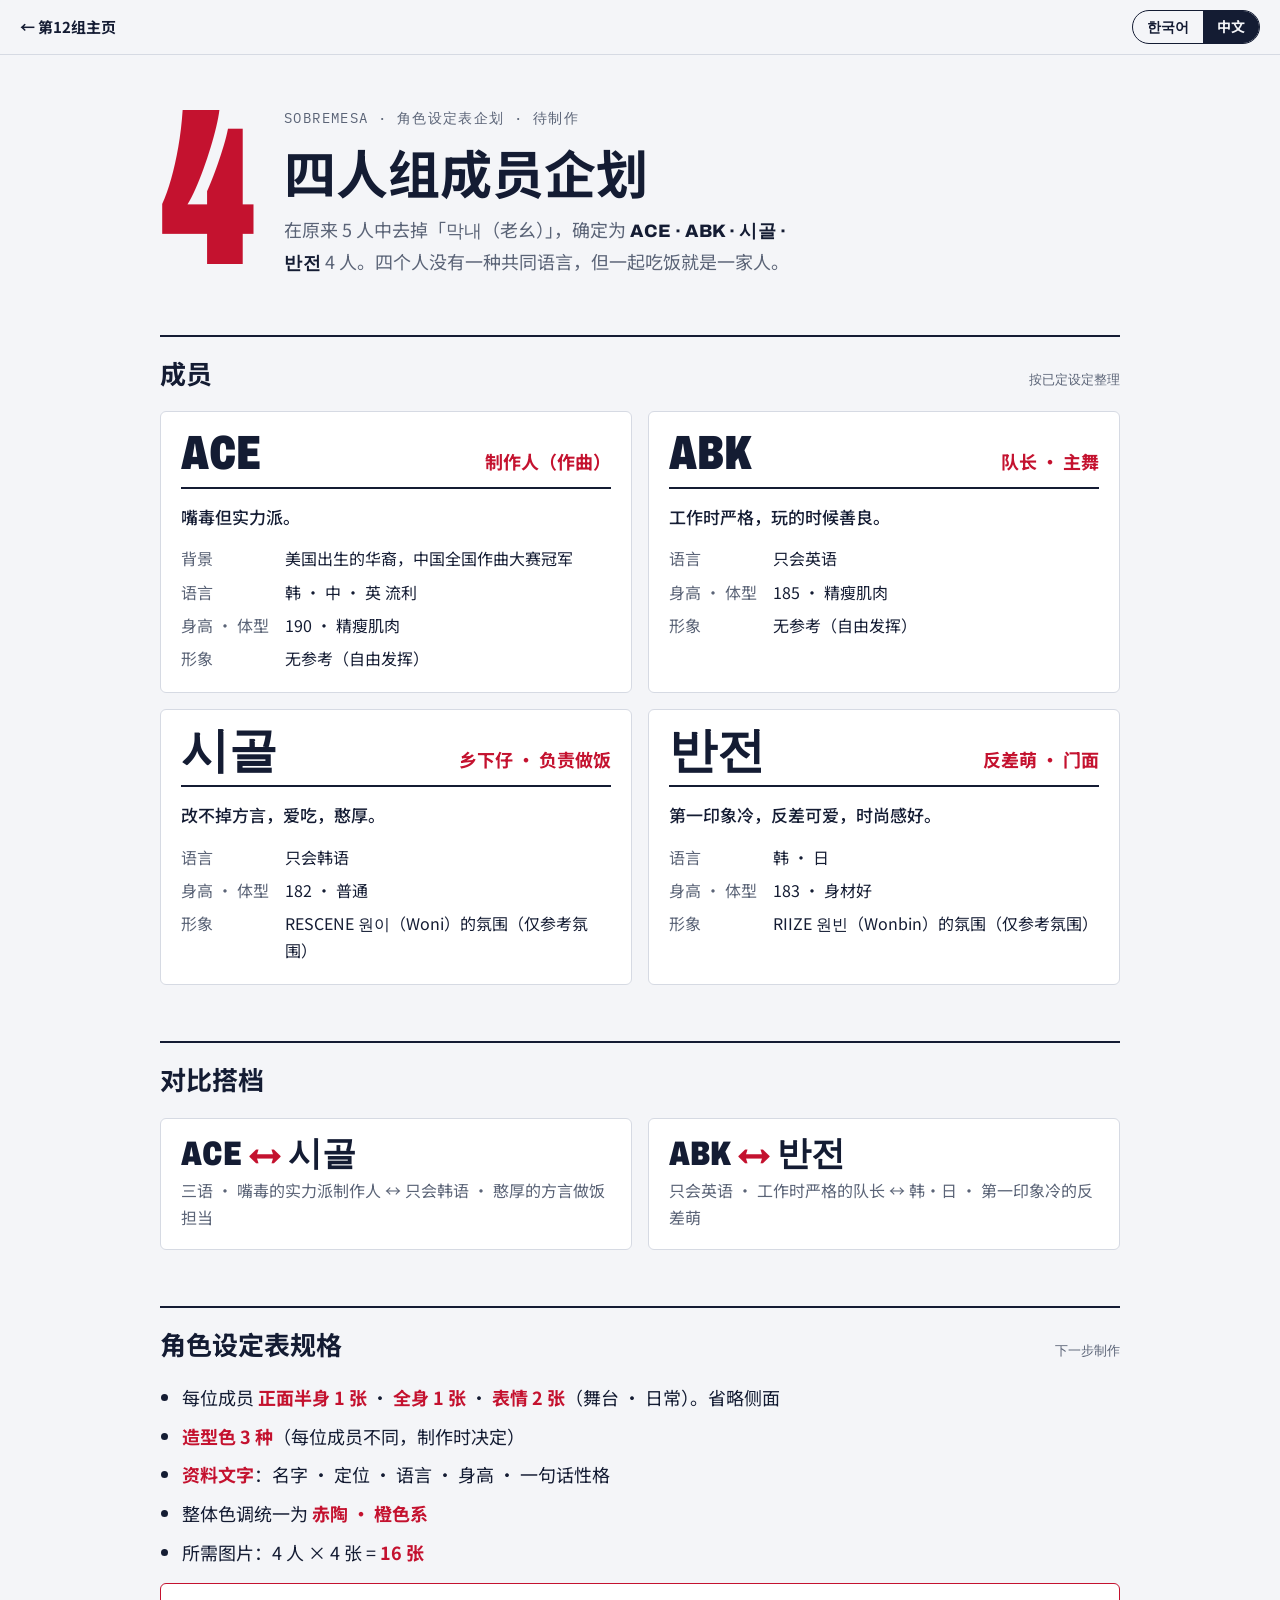
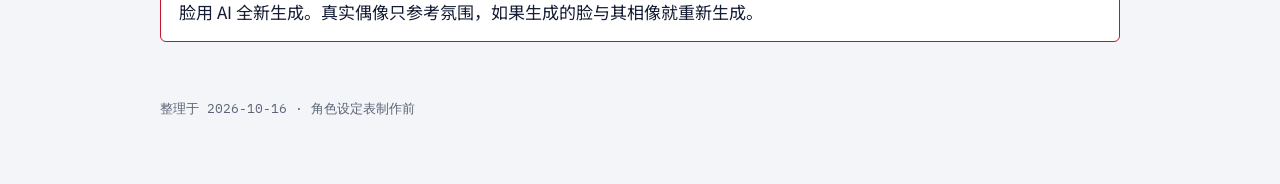
<file: zh/members.html>
<!doctype html>
<html lang="zh-CN">
<head>
<meta charset="utf-8">
<meta name="viewport" content="width=device-width, initial-scale=1, viewport-fit=cover">
<meta name="robots" content="noindex, nofollow">
<title>SOBREMESA 成员企划</title>
<link rel="preconnect" href="https://fonts.googleapis.com">
<link rel="preconnect" href="https://fonts.gstatic.com" crossorigin>
<link rel="stylesheet" href="https://fonts.googleapis.com/css2?family=Archivo:wdth,wght@62..125,400..900&family=Noto+Sans+SC:wght@400;500;700&family=IBM+Plex+Mono:wght@400;500&display=swap">
<link rel="stylesheet" href="../assets/board.css">
</head>
<body>
<nav class="topbar" aria-label="页面导航">
  <a href="./">← 第12组主页</a>
  <div class="lang"><a href="../members.html" hreflang="ko" lang="ko">한국어</a><span aria-current="true">中文</span></div>
</nav>

<div class="wrap">

<header class="hero">
  <div class="team-no" aria-hidden="true">4</div>
  <div class="eyebrow">SOBREMESA · 角色设定表企划 · 待制作</div>
  <h1>四人组成员企划</h1>
  <p>在原来 5 人中去掉「막내（老幺）」，确定为 <strong>ACE · ABK · 시골 · 반전</strong> 4 人。四个人没有一种共同语言，但一起吃饭就是一家人。</p>
</header>

<section>
  <h2>成员 <small>按已定设定整理</small></h2>
  <div class="members">
    <article class="member">
      <header><span class="tag">ACE</span><span class="pos">制作人（作曲）</span></header>
      <p class="quote">嘴毒但实力派。</p>
      <dl>
        <dt>背景</dt><dd>美国出生的华裔，中国全国作曲大赛冠军</dd>
        <dt>语言</dt><dd>韩 · 中 · 英 流利</dd>
        <dt>身高 · 体型</dt><dd>190 · 精瘦肌肉</dd>
        <dt>形象</dt><dd>无参考（自由发挥）</dd>
      </dl>
    </article>
    <article class="member">
      <header><span class="tag">ABK</span><span class="pos">队长 · 主舞</span></header>
      <p class="quote">工作时严格，玩的时候善良。</p>
      <dl>
        <dt>语言</dt><dd>只会英语</dd>
        <dt>身高 · 体型</dt><dd>185 · 精瘦肌肉</dd>
        <dt>形象</dt><dd>无参考（自由发挥）</dd>
      </dl>
    </article>
    <article class="member">
      <header><span class="tag">시골</span><span class="pos">乡下仔 · 负责做饭</span></header>
      <p class="quote">改不掉方言，爱吃，憨厚。</p>
      <dl>
        <dt>语言</dt><dd>只会韩语</dd>
        <dt>身高 · 体型</dt><dd>182 · 普通</dd>
        <dt>形象</dt><dd>RESCENE 원이（Woni）的氛围（仅参考氛围）</dd>
      </dl>
    </article>
    <article class="member">
      <header><span class="tag">반전</span><span class="pos">反差萌 · 门面</span></header>
      <p class="quote">第一印象冷，反差可爱，时尚感好。</p>
      <dl>
        <dt>语言</dt><dd>韩 · 日</dd>
        <dt>身高 · 体型</dt><dd>183 · 身材好</dd>
        <dt>形象</dt><dd>RIIZE 원빈（Wonbin）的氛围（仅参考氛围）</dd>
      </dl>
    </article>
  </div>
</section>

<section>
  <h2>对比搭档</h2>
  <div class="pairs">
    <div class="pair"><b>ACE<i>↔</i>시골</b><span>三语 · 嘴毒的实力派制作人 ↔ 只会韩语 · 憨厚的方言做饭担当</span></div>
    <div class="pair"><b>ABK<i>↔</i>반전</b><span>只会英语 · 工作时严格的队长 ↔ 韩·日 · 第一印象冷的反差萌</span></div>
  </div>
</section>

<section>
  <h2>角色设定表规格 <small>下一步制作</small></h2>
  <ul class="spec">
    <li>每位成员 <strong>正面半身 1 张</strong> · <strong>全身 1 张</strong> · <strong>表情 2 张</strong>（舞台 · 日常）。省略侧面</li>
    <li><strong>造型色 3 种</strong>（每位成员不同，制作时决定）</li>
    <li><strong>资料文字</strong>：名字 · 定位 · 语言 · 身高 · 一句话性格</li>
    <li>整体色调统一为 <strong>赤陶 · 橙色系</strong></li>
    <li>所需图片：4 人 × 4 张 = <strong>16 张</strong></li>
  </ul>
  <p class="rule">脸用 AI 全新生成。真实偶像只参考氛围，如果生成的脸与其相像就重新生成。</p>
</section>

<p class="updated">整理于 2026-10-16 · 角色设定表制作前</p>

</div>
</body>
</html>
</file>
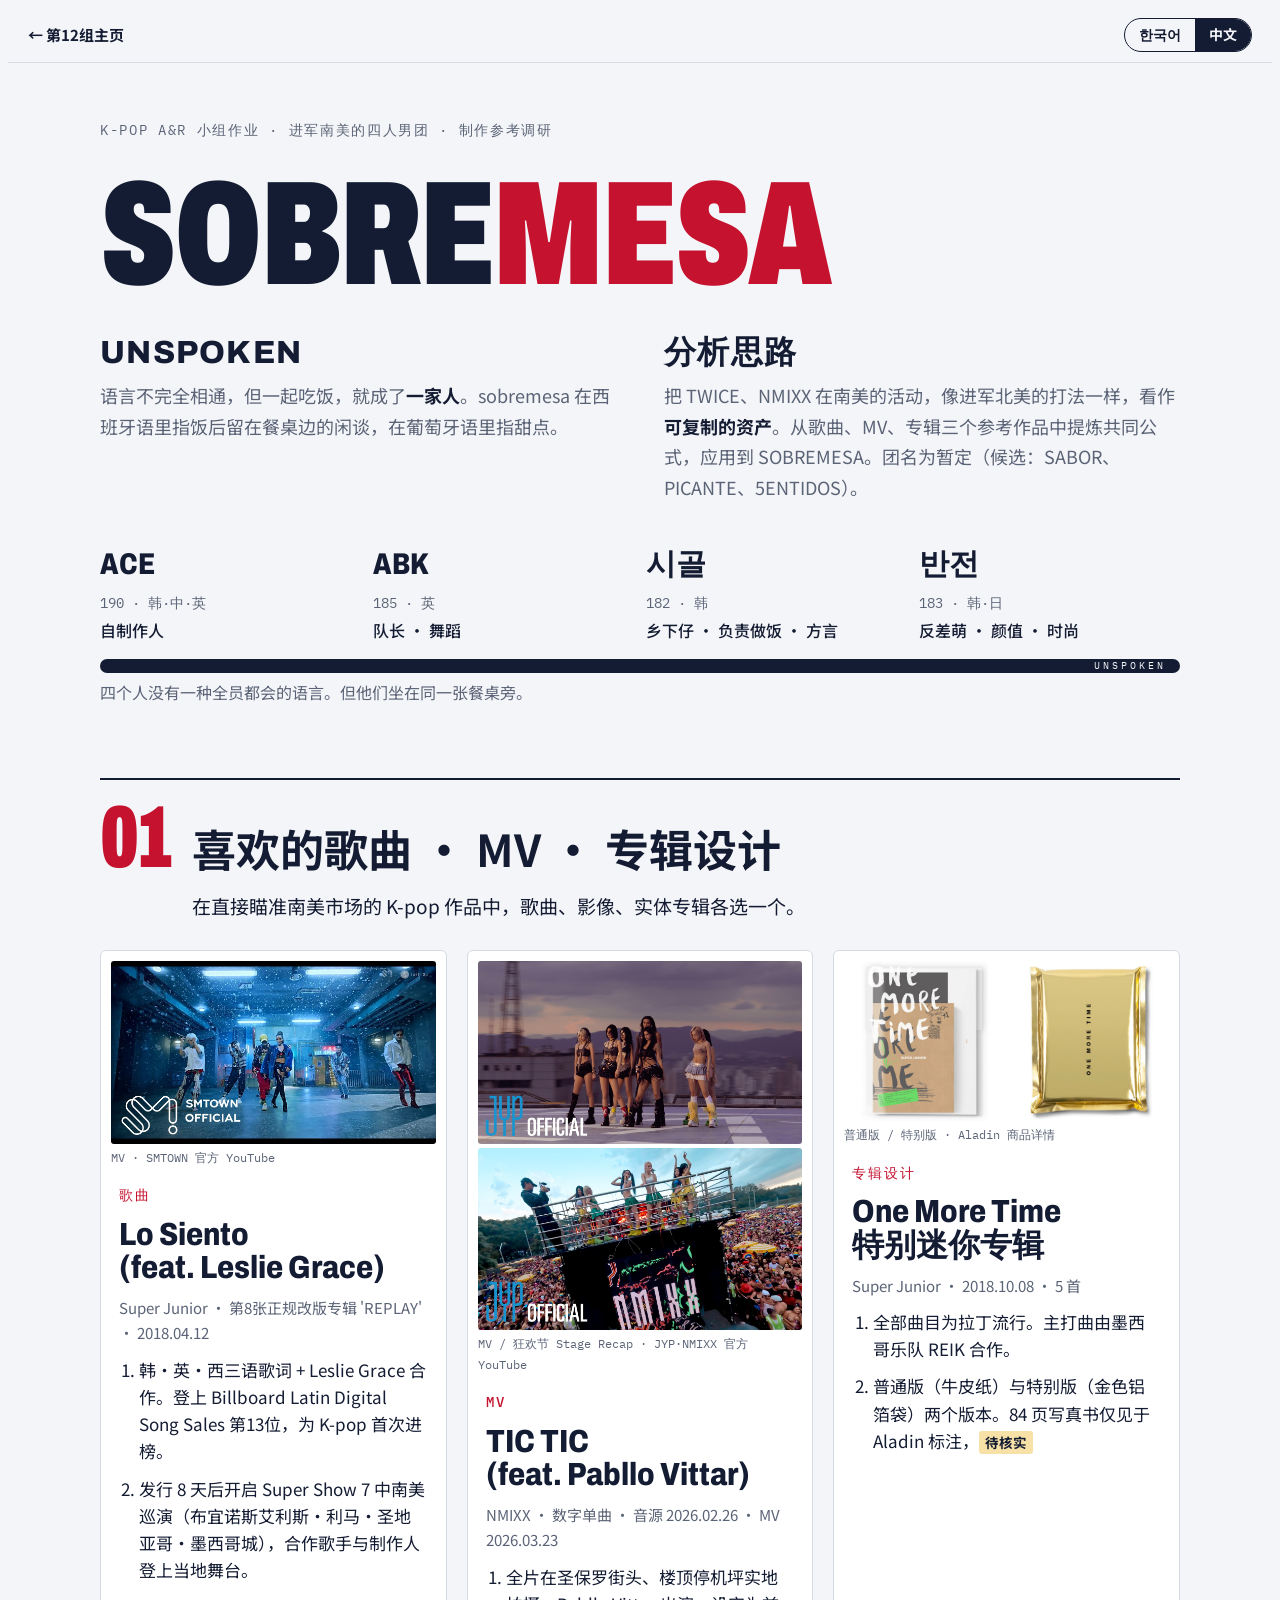
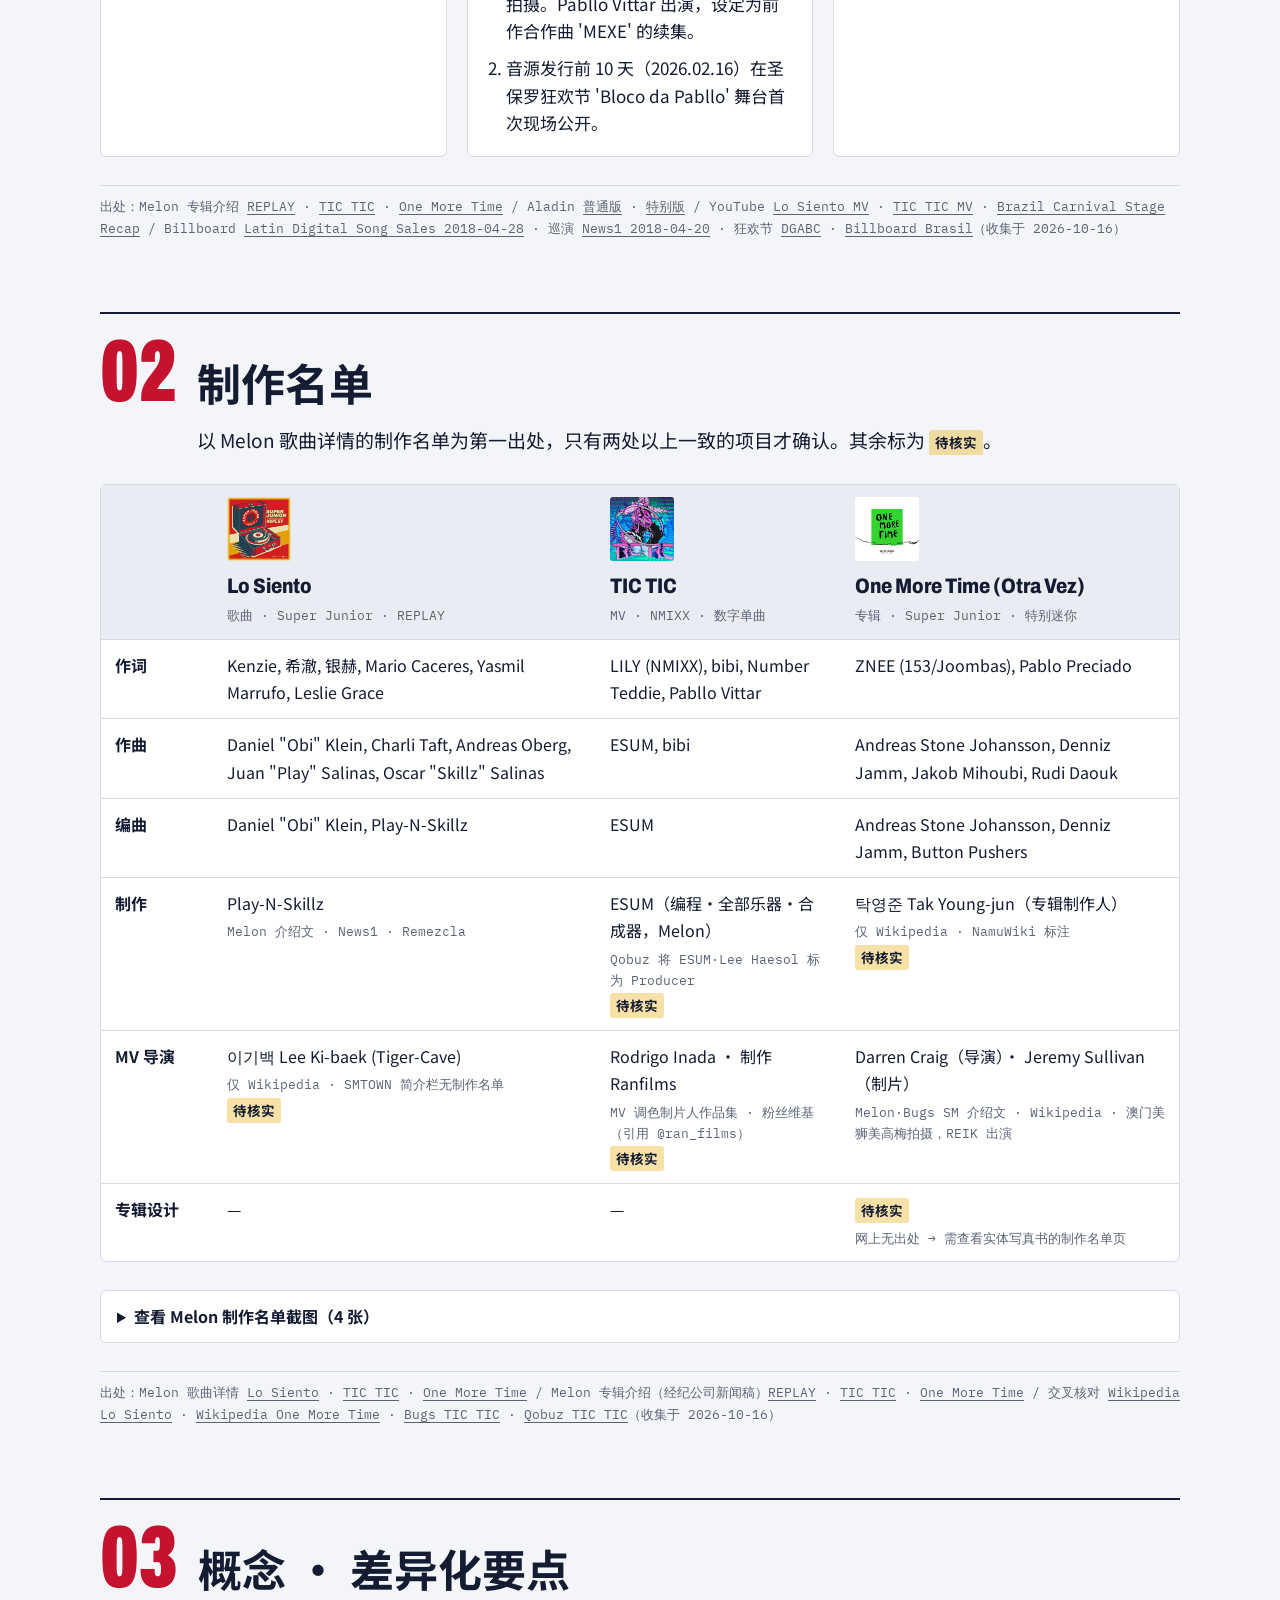
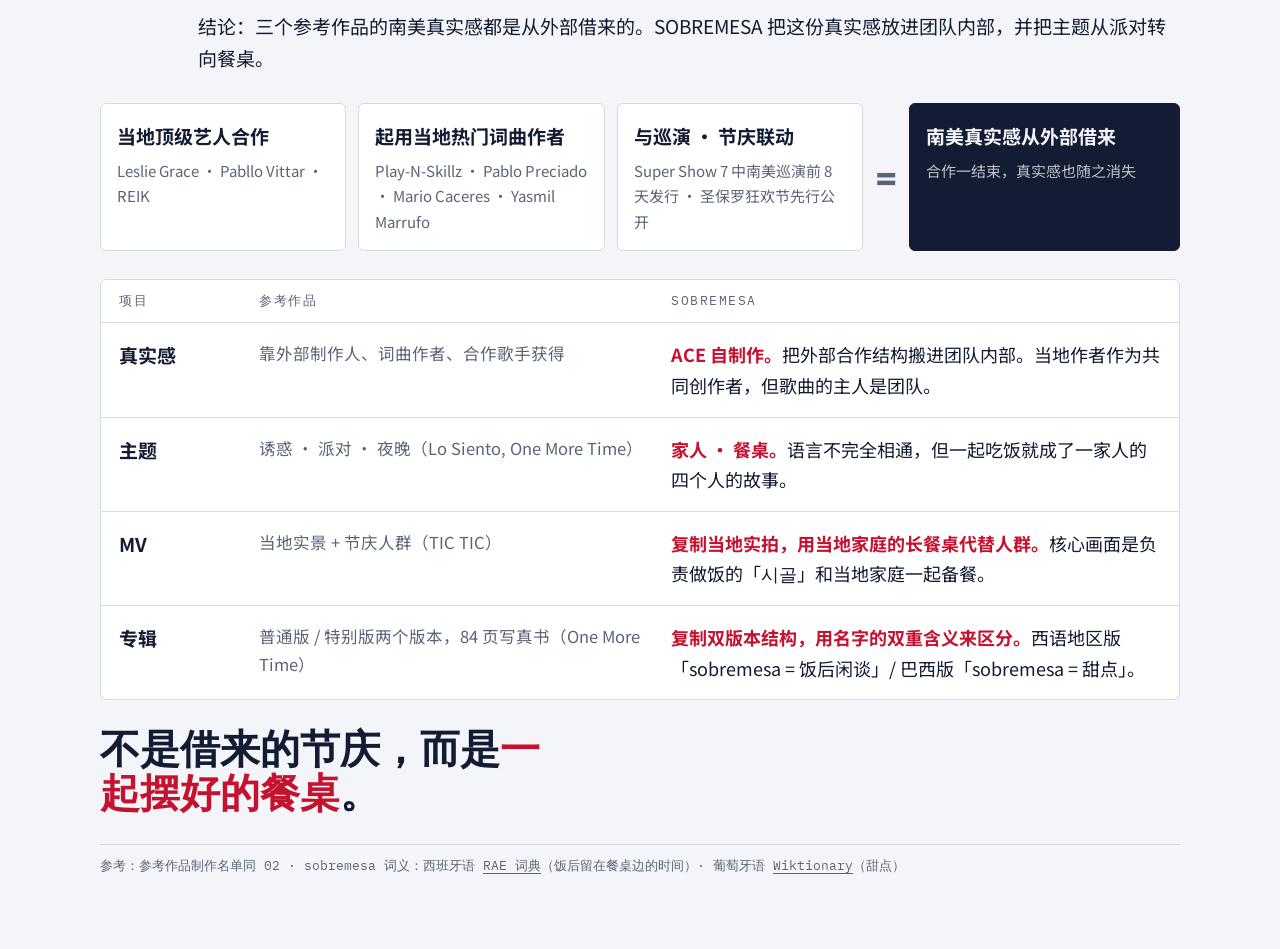
<file: zh/reference.html>
<!doctype html>
<html lang="zh-CN">
<head>
<meta charset="utf-8">
<meta name="viewport" content="width=device-width, initial-scale=1, viewport-fit=cover">
<meta name="robots" content="noindex, nofollow">
<title>SOBREMESA 制作参考</title>
<link rel="preconnect" href="https://fonts.googleapis.com">
<link rel="preconnect" href="https://fonts.gstatic.com" crossorigin>
<link rel="stylesheet" href="https://fonts.googleapis.com/css2?family=Archivo:wdth,wght@62..125,400..900&family=Noto+Sans+SC:wght@400;500;700&family=IBM+Plex+Mono:wght@400;500&display=swap">
<link rel="stylesheet" href="../assets/reference.css">
</head>
<body>
<nav class="topbar" aria-label="页面导航">
  <a href="./">← 第12组主页</a>
  <div class="lang"><a href="../reference.html" hreflang="ko" lang="ko">한국어</a><span aria-current="true">中文</span></div>
</nav>

<div class="wrap">

<header class="hero">
  <div class="eyebrow">K-pop A&amp;R 小组作业 · 进军南美的四人男团 · 制作参考调研</div>
  <h1>SOBRE<span>MESA</span></h1>
  <div class="thesis">
    <div>
      <div class="word">UNSPOKEN</div>
      <p>语言不完全相通，但一起吃饭，就成了<strong>一家人</strong>。sobremesa 在西班牙语里指饭后留在餐桌边的闲谈，在葡萄牙语里指甜点。</p>
    </div>
    <div>
      <div class="word">分析思路</div>
      <p>把 TWICE、NMIXX 在南美的活动，像进军北美的打法一样，看作<strong>可复制的资产</strong>。从歌曲、MV、专辑三个参考作品中提炼共同公式，应用到 SOBREMESA。团名为暂定（候选：SABOR、PICANTE、5ENTIDOS）。</p>
    </div>
  </div>

  <div class="table" aria-label="成员构成">
    <div class="seats">
      <div class="seat"><span class="tag">ACE</span><span class="meta">190 · 韩·中·英</span><span class="role">自制作人</span></div>
      <div class="seat"><span class="tag">ABK</span><span class="meta">185 · 英</span><span class="role">队长 · 舞蹈</span></div>
      <div class="seat"><span class="tag">시골</span><span class="meta">182 · 韩</span><span class="role">乡下仔 · 负责做饭 · 方言</span></div>
      <div class="seat"><span class="tag">반전</span><span class="meta">183 · 韩·日</span><span class="role">反差萌 · 颜值 · 时尚</span></div>
    </div>
    <div class="tabletop" aria-hidden="true"></div>
    <p class="table-note">四个人没有一种全员都会的语言。但他们坐在同一张餐桌旁。</p>
  </div>
</header>

<!-- ===================== 01 ===================== -->
<section id="picks">
  <div class="sec-head">
    <div class="sec-num">01</div>
    <h2>喜欢的歌曲 · MV · 专辑设计</h2>
    <p>在直接瞄准南美市场的 K-pop 作品中，歌曲、影像、实体专辑各选一个。</p>
  </div>

  <div class="picks">
    <article class="pick">
      <div class="media"><img src="../assets/MV_LoSiento_01.jpg" alt="Lo Siento MV 画面" width="1280" height="720"></div>
      <div class="cap">MV · SMTOWN 官方 YouTube</div>
      <div class="body">
        <span class="kind">歌曲</span>
        <h3>Lo Siento<br>(feat. Leslie Grace)</h3>
        <span class="sub">Super Junior · 第8张正规改版专辑 'REPLAY' · 2018.04.12</span>
        <ol>
          <li>韩·英·西三语歌词 + Leslie Grace 合作。登上 Billboard Latin Digital Song Sales 第13位，为 K-pop 首次进榜。</li>
          <li>发行 8 天后开启 Super Show 7 中南美巡演（布宜诺斯艾利斯·利马·圣地亚哥·墨西哥城），合作歌手与制作人登上当地舞台。</li>
        </ol>
      </div>
    </article>

    <article class="pick">
      <div class="media"><img src="../assets/MV_TICTIC_01.jpg" alt="TIC TIC MV 圣保罗屋顶画面" width="1280" height="720"><img src="../assets/MV_TICTIC_02.jpg" alt="圣保罗狂欢节花车舞台" width="1280" height="720"></div>
      <div class="cap">MV / 狂欢节 Stage Recap · JYP·NMIXX 官方 YouTube</div>
      <div class="body">
        <span class="kind">MV</span>
        <h3>TIC TIC<br>(feat. Pabllo Vittar)</h3>
        <span class="sub">NMIXX · 数字单曲 · 音源 2026.02.26 · MV 2026.03.23</span>
        <ol>
          <li>全片在圣保罗街头、楼顶停机坪实地拍摄。Pabllo Vittar 出演，设定为前作合作曲 'MEXE' 的续集。</li>
          <li>音源发行前 10 天（2026.02.16）在圣保罗狂欢节 'Bloco da Pabllo' 舞台首次现场公开。</li>
        </ol>
      </div>
    </article>

    <article class="pick">
      <div class="media two">
        <img src="../assets/album_OneMoreTime_03.jpg" alt="One More Time 普通版包装" width="900" height="900">
        <img src="../assets/album_OneMoreTime_02.jpg" alt="One More Time 特别版金色铝箔袋包装" width="900" height="900">
      </div>
      <div class="cap">普通版 / 特别版 · Aladin 商品详情</div>
      <div class="body">
        <span class="kind">专辑设计</span>
        <h3>One More Time<br>特别迷你专辑</h3>
        <span class="sub">Super Junior · 2018.10.08 · 5 首</span>
        <ol>
          <li>全部曲目为拉丁流行。主打曲由墨西哥乐队 REIK 合作。</li>
          <li>普通版（牛皮纸）与特别版（金色铝箔袋）两个版本。84 页写真书仅见于 Aladin 标注，<span class="tbc">待核实</span></li>
        </ol>
      </div>
    </article>
  </div>

  <p class="source-line">
    出处：Melon 专辑介绍 <a href="https://www.melon.com/album/detail.htm?albumId=10157586">REPLAY</a> ·
    <a href="https://www.melon.com/album/detail.htm?albumId=12883014">TIC TIC</a> ·
    <a href="https://www.melon.com/album/detail.htm?albumId=10207042">One More Time</a> /
    Aladin <a href="https://www.aladin.co.kr/shop/wproduct.aspx?ItemId=168718334">普通版</a> ·
    <a href="https://www.aladin.co.kr/shop/wproduct.aspx?ItemId=168718295">特别版</a> /
    YouTube <a href="https://www.youtube.com/watch?v=ZbB4SYJNuTo">Lo Siento MV</a> ·
    <a href="https://www.youtube.com/watch?v=1tkjwhhYIFU">TIC TIC MV</a> ·
    <a href="https://www.youtube.com/watch?v=sWkLpvCHx_w">Brazil Carnival Stage Recap</a> /
    Billboard <a href="https://web.archive.org/web/20180429034129/https://www.billboard.com/charts/latin-digital-song-sales">Latin Digital Song Sales 2018-04-28</a> ·
    巡演 <a href="https://n.news.naver.com/entertain/article/421/0003327869">News1 2018-04-20</a> ·
    狂欢节 <a href="https://www.dgabc.com.br/Noticia/4285834/apos-show-no-carnaval-nmixx-anuncia-nova-colaboracao-com-pabllo-vittar">DGABC</a> ·
    <a href="https://billboard.com.br/pabllo-vittar-e-nmixx-tic-tic-mv/">Billboard Brasil</a>（收集于 2026-10-16）
  </p>
</section>

<!-- ===================== 02 ===================== -->
<section id="credits">
  <div class="sec-head">
    <div class="sec-num">02</div>
    <h2>制作名单</h2>
    <p>以 Melon 歌曲详情的制作名单为第一出处，只有两处以上一致的项目才确认。其余标为 <span class="tbc">待核实</span>。</p>
  </div>

  <div class="scroll">
    <table>
      <thead>
        <tr>
          <th scope="col"></th>
          <th scope="col"><img class="cover" src="../assets/album_REPLAY_01.jpg" alt="REPLAY 封面" width="64" height="64">Lo Siento<small>歌曲 · Super Junior · REPLAY</small></th>
          <th scope="col"><img class="cover" src="../assets/album_TICTIC_01.jpg" alt="TIC TIC 单曲封面" width="64" height="64">TIC TIC<small>MV · NMIXX · 数字单曲</small></th>
          <th scope="col"><img class="cover" src="../assets/album_OneMoreTime_01.jpg" alt="One More Time 封面" width="64" height="64">One More Time (Otra Vez)<small>专辑 · Super Junior · 特别迷你</small></th>
        </tr>
      </thead>
      <tbody>
        <tr>
          <th scope="row">作词</th>
          <td>Kenzie, 希澈, 银赫, Mario Caceres, Yasmil Marrufo, Leslie Grace</td>
          <td>LILY (NMIXX), bibi, Number Teddie, Pabllo Vittar</td>
          <td>ZNEE (153/Joombas), Pablo Preciado</td>
        </tr>
        <tr>
          <th scope="row">作曲</th>
          <td>Daniel "Obi" Klein, Charli Taft, Andreas Oberg, Juan "Play" Salinas, Oscar "Skillz" Salinas</td>
          <td>ESUM, bibi</td>
          <td>Andreas Stone Johansson, Denniz Jamm, Jakob Mihoubi, Rudi Daouk</td>
        </tr>
        <tr>
          <th scope="row">编曲</th>
          <td>Daniel "Obi" Klein, Play-N-Skillz</td>
          <td>ESUM</td>
          <td>Andreas Stone Johansson, Denniz Jamm, Button Pushers</td>
        </tr>
        <tr>
          <th scope="row">制作</th>
          <td>Play-N-Skillz<span class="src">Melon 介绍文 · News1 · Remezcla</span></td>
          <td>ESUM（编程·全部乐器·合成器，Melon）<span class="src">Qobuz 将 ESUM·Lee Haesol 标为 Producer</span> <span class="tbc">待核实</span></td>
          <td>탁영준 Tak Young-jun（专辑制作人）<span class="src">仅 Wikipedia · NamuWiki 标注</span> <span class="tbc">待核实</span></td>
        </tr>
        <tr>
          <th scope="row">MV 导演</th>
          <td>이기백 Lee Ki-baek (Tiger-Cave)<span class="src">仅 Wikipedia · SMTOWN 简介栏无制作名单</span> <span class="tbc">待核实</span></td>
          <td>Rodrigo Inada · 制作 Ranfilms<span class="src">MV 调色制片人作品集 · 粉丝维基（引用 @ran_films）</span> <span class="tbc">待核实</span></td>
          <td>Darren Craig（导演）· Jeremy Sullivan（制片）<span class="src">Melon·Bugs SM 介绍文 · Wikipedia · 澳门美狮美高梅拍摄，REIK 出演</span></td>
        </tr>
        <tr>
          <th scope="row">专辑设计</th>
          <td>—</td>
          <td>—</td>
          <td><span class="tbc">待核实</span><span class="src">网上无出处 → 需查看实体写真书的制作名单页</span></td>
        </tr>
      </tbody>
    </table>
  </div>

  <details class="evidence">
  <summary>查看 Melon 制作名单截图（4 张）</summary>
  <div class="shots">
    <figure>
      <img src="../assets/credit_LoSiento_01.png" alt="Melon Lo Siento 歌曲详情制作名单" loading="lazy">
      <figcaption>Lo Siento · Melon 歌曲详情制作名单</figcaption>
    </figure>
    <figure>
      <img src="../assets/credit_OneMoreTime_01.png" alt="Melon One More Time 歌曲详情制作名单" loading="lazy">
      <figcaption>One More Time (Otra Vez) · Melon 歌曲详情制作名单</figcaption>
    </figure>
    <figure>
      <img src="../assets/credit_TICTIC_01.png" alt="Melon TIC TIC 歌曲详情制作名单" loading="lazy">
      <figcaption>TIC TIC · Melon 歌曲详情制作名单</figcaption>
    </figure>
    <figure>
      <img src="../assets/credit_TICTIC_02.png" alt="Melon TIC TIC 专辑介绍 CREDIT 全文" loading="lazy">
      <figcaption>TIC TIC · Melon 专辑介绍 [CREDIT] 全文</figcaption>
    </figure>
  </div>
  </details>

  <p class="source-line">
    出处：Melon 歌曲详情 <a href="https://www.melon.com/song/detail.htm?songId=31015070">Lo Siento</a> ·
    <a href="https://www.melon.com/song/detail.htm?songId=601394753">TIC TIC</a> ·
    <a href="https://www.melon.com/song/detail.htm?songId=31343847">One More Time</a> /
    Melon 专辑介绍（经纪公司新闻稿）<a href="https://www.melon.com/album/detail.htm?albumId=10157586">REPLAY</a> ·
    <a href="https://www.melon.com/album/detail.htm?albumId=12883014">TIC TIC</a> ·
    <a href="https://www.melon.com/album/detail.htm?albumId=10207042">One More Time</a> /
    交叉核对 <a href="https://en.wikipedia.org/wiki/Lo_Siento_(Super_Junior_song)">Wikipedia Lo Siento</a> ·
    <a href="https://en.wikipedia.org/wiki/One_More_Time_(Super_Junior_EP)">Wikipedia One More Time</a> ·
    <a href="https://music.bugs.co.kr/track/33853146">Bugs TIC TIC</a> ·
    <a href="https://www.qobuz.com/us-en/album/tic-tic-nmixx-pabllo-vittar/l5j0vswxigcj7">Qobuz TIC TIC</a>（收集于 2026-10-16）
  </p>
</section>

<!-- ===================== 03 ===================== -->
<section id="concept">
  <div class="sec-head">
    <div class="sec-num">03</div>
    <h2>概念 · 差异化要点</h2>
    <p>结论：三个参考作品的南美真实感都是从外部借来的。SOBREMESA 把这份真实感放进团队内部，并把主题从派对转向餐桌。</p>
  </div>

  <div class="formula" aria-label="参考作品的共同公式">
    <div class="term"><b>当地顶级艺人合作</b><span>Leslie Grace · Pabllo Vittar · REIK</span></div>
    <div class="term"><b>起用当地热门词曲作者</b><span>Play-N-Skillz · Pablo Preciado · Mario Caceres · Yasmil Marrufo</span></div>
    <div class="term"><b>与巡演 · 节庆联动</b><span>Super Show 7 中南美巡演前 8 天发行 · 圣保罗狂欢节先行公开</span></div>
    <div class="eq" aria-hidden="true">=</div>
    <div class="term result"><b>南美真实感从外部借来</b><span>合作一结束，真实感也随之消失</span></div>
  </div>

  <div class="compare">
    <div class="row head"><span>项目</span><span>参考作品</span><span>SOBREMESA</span></div>
    <div class="row">
      <span class="axis">真实感</span>
      <span class="ref">靠外部制作人、词曲作者、合作歌手获得</span>
      <span class="ours"><b>ACE 自制作。</b>把外部合作结构搬进团队内部。当地作者作为共同创作者，但歌曲的主人是团队。</span>
    </div>
    <div class="row">
      <span class="axis">主题</span>
      <span class="ref">诱惑 · 派对 · 夜晚（Lo Siento, One More Time）</span>
      <span class="ours"><b>家人 · 餐桌。</b>语言不完全相通，但一起吃饭就成了一家人的四个人的故事。</span>
    </div>
    <div class="row">
      <span class="axis">MV</span>
      <span class="ref">当地实景 + 节庆人群（TIC TIC）</span>
      <span class="ours"><b>复制当地实拍，用当地家庭的长餐桌代替人群。</b>核心画面是负责做饭的「시골」和当地家庭一起备餐。</span>
    </div>
    <div class="row">
      <span class="axis">专辑</span>
      <span class="ref">普通版 / 特别版两个版本，84 页写真书（One More Time）</span>
      <span class="ours"><b>复制双版本结构，用名字的双重含义来区分。</b>西语地区版「sobremesa = 饭后闲谈」/ 巴西版「sobremesa = 甜点」。</span>
    </div>
  </div>

  <p class="closing">不是借来的节庆，而是<span>一起摆好的餐桌</span>。</p>

  <p class="source-line">
    参考：参考作品制作名单同 02 · sobremesa 词义：西班牙语 <a href="https://dle.rae.es/sobremesa">RAE 词典</a>（饭后留在餐桌边的时间）· 葡萄牙语 <a href="https://en.wiktionary.org/wiki/sobremesa">Wiktionary</a>（甜点）
  </p>
</section>

</div>
</body>
</html>
</file>
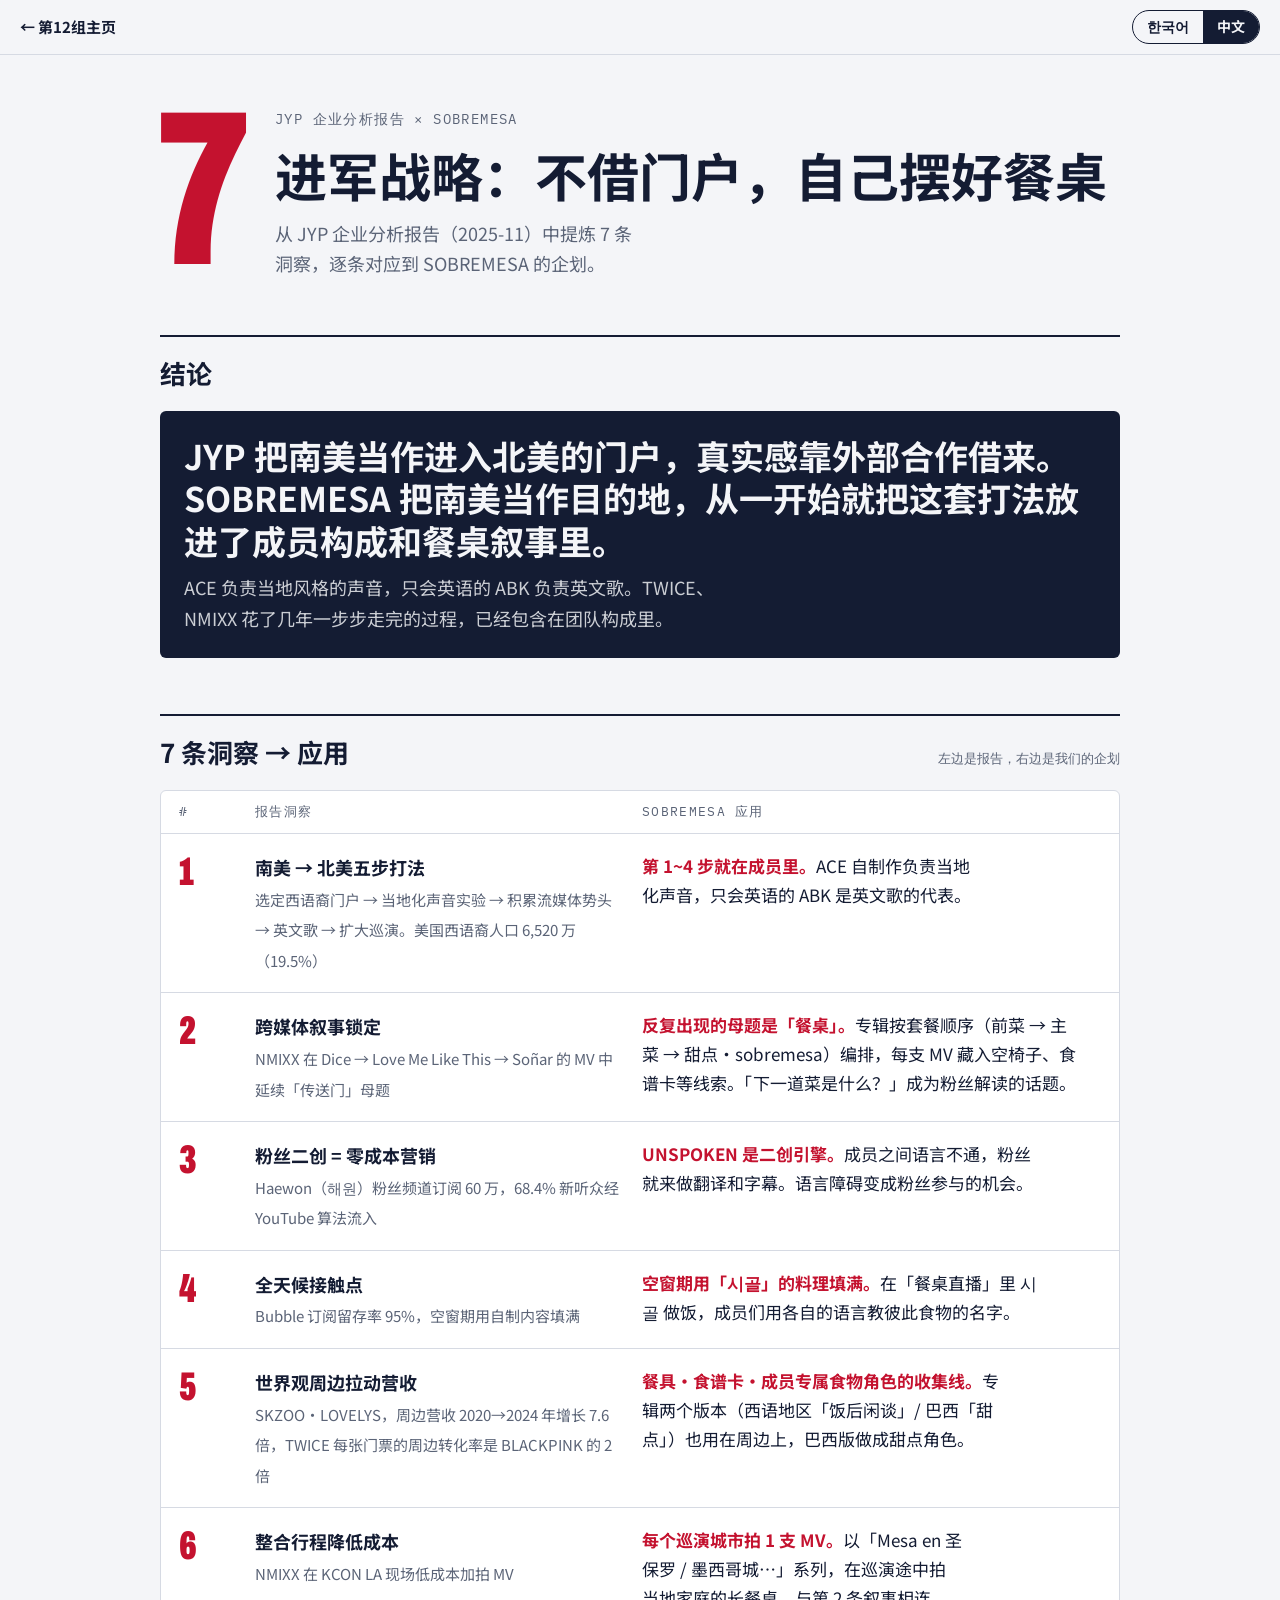
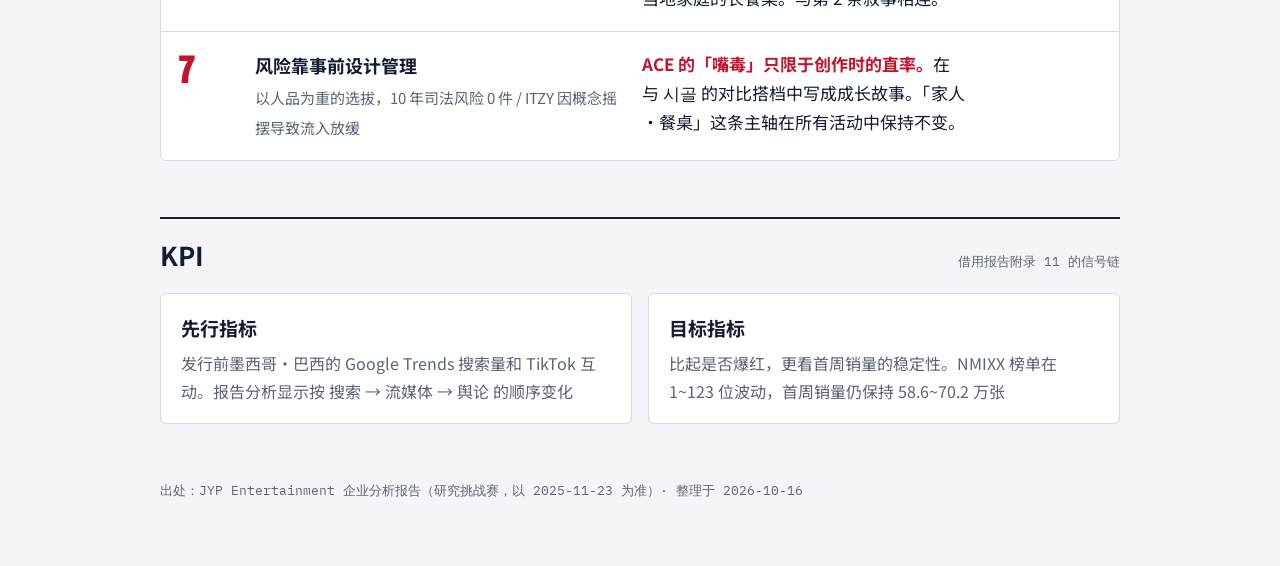
<file: zh/strategy.html>
<!doctype html>
<html lang="zh-CN">
<head>
<meta charset="utf-8">
<meta name="viewport" content="width=device-width, initial-scale=1, viewport-fit=cover">
<meta name="robots" content="noindex, nofollow">
<title>SOBREMESA 进军战略</title>
<link rel="preconnect" href="https://fonts.googleapis.com">
<link rel="preconnect" href="https://fonts.gstatic.com" crossorigin>
<link rel="stylesheet" href="https://fonts.googleapis.com/css2?family=Archivo:wdth,wght@62..125,400..900&family=Noto+Sans+SC:wght@400;500;700&family=IBM+Plex+Mono:wght@400;500&display=swap">
<link rel="stylesheet" href="../assets/board.css">
</head>
<body>
<nav class="topbar" aria-label="页面导航">
  <a href="./">← 第12组主页</a>
  <div class="lang"><a href="../strategy.html" hreflang="ko" lang="ko">한국어</a><span aria-current="true">中文</span></div>
</nav>

<div class="wrap">

<header class="hero">
  <div class="team-no" aria-hidden="true">7</div>
  <div class="eyebrow">JYP 企业分析报告 × SOBREMESA</div>
  <h1>进军战略：不借门户，自己摆好餐桌</h1>
  <p>从 JYP 企业分析报告（2025-11）中提炼 7 条洞察，逐条对应到 SOBREMESA 的企划。</p>
</header>

<section>
  <h2>结论</h2>
  <div class="thesis-box">
    <b>JYP 把南美当作进入北美的门户，真实感靠外部合作借来。SOBREMESA 把南美当作目的地，从一开始就把这套打法放进了成员构成和餐桌叙事里。</b>
    <p>ACE 负责当地风格的声音，只会英语的 ABK 负责英文歌。TWICE、NMIXX 花了几年一步步走完的过程，已经包含在团队构成里。</p>
  </div>
</section>

<section>
  <h2>7 条洞察 → 应用 <small>左边是报告，右边是我们的企划</small></h2>
  <div class="map">
    <div class="map-row head"><span>#</span><span>报告洞察</span><span>SOBREMESA 应用</span></div>
    <div class="map-row">
      <span class="n">1</span>
      <div class="src-ins"><b>南美 → 北美五步打法</b><span>选定西语裔门户 → 当地化声音实验 → 积累流媒体势头 → 英文歌 → 扩大巡演。美国西语裔人口 6,520 万（19.5%）</span></div>
      <p class="apply"><b>第 1~4 步就在成员里。</b>ACE 自制作负责当地化声音，只会英语的 ABK 是英文歌的代表。</p>
    </div>
    <div class="map-row">
      <span class="n">2</span>
      <div class="src-ins"><b>跨媒体叙事锁定</b><span>NMIXX 在 Dice → Love Me Like This → Soñar 的 MV 中延续「传送门」母题</span></div>
      <p class="apply"><b>反复出现的母题是「餐桌」。</b>专辑按套餐顺序（前菜 → 主菜 → 甜点·sobremesa）编排，每支 MV 藏入空椅子、食谱卡等线索。「下一道菜是什么？」成为粉丝解读的话题。</p>
    </div>
    <div class="map-row">
      <span class="n">3</span>
      <div class="src-ins"><b>粉丝二创 = 零成本营销</b><span>Haewon（해원）粉丝频道订阅 60 万，68.4% 新听众经 YouTube 算法流入</span></div>
      <p class="apply"><b>UNSPOKEN 是二创引擎。</b>成员之间语言不通，粉丝就来做翻译和字幕。语言障碍变成粉丝参与的机会。</p>
    </div>
    <div class="map-row">
      <span class="n">4</span>
      <div class="src-ins"><b>全天候接触点</b><span>Bubble 订阅留存率 95%，空窗期用自制内容填满</span></div>
      <p class="apply"><b>空窗期用「시골」的料理填满。</b>在「餐桌直播」里 시골 做饭，成员们用各自的语言教彼此食物的名字。</p>
    </div>
    <div class="map-row">
      <span class="n">5</span>
      <div class="src-ins"><b>世界观周边拉动营收</b><span>SKZOO·LOVELYS，周边营收 2020→2024 年增长 7.6 倍，TWICE 每张门票的周边转化率是 BLACKPINK 的 2 倍</span></div>
      <p class="apply"><b>餐具·食谱卡·成员专属食物角色的收集线。</b>专辑两个版本（西语地区「饭后闲谈」/ 巴西「甜点」）也用在周边上，巴西版做成甜点角色。</p>
    </div>
    <div class="map-row">
      <span class="n">6</span>
      <div class="src-ins"><b>整合行程降低成本</b><span>NMIXX 在 KCON LA 现场低成本加拍 MV</span></div>
      <p class="apply"><b>每个巡演城市拍 1 支 MV。</b>以「Mesa en 圣保罗 / 墨西哥城…」系列，在巡演途中拍当地家庭的长餐桌。与第 2 条叙事相连。</p>
    </div>
    <div class="map-row">
      <span class="n">7</span>
      <div class="src-ins"><b>风险靠事前设计管理</b><span>以人品为重的选拔，10 年司法风险 0 件 / ITZY 因概念摇摆导致流入放缓</span></div>
      <p class="apply"><b>ACE 的「嘴毒」只限于创作时的直率。</b>在与 시골 的对比搭档中写成成长故事。「家人·餐桌」这条主轴在所有活动中保持不变。</p>
    </div>
  </div>
</section>

<section>
  <h2>KPI <small>借用报告附录 11 的信号链</small></h2>
  <div class="kpi">
    <div><b>先行指标</b><span>发行前墨西哥·巴西的 Google Trends 搜索量和 TikTok 互动。报告分析显示按 搜索 → 流媒体 → 舆论 的顺序变化</span></div>
    <div><b>目标指标</b><span>比起是否爆红，更看首周销量的稳定性。NMIXX 榜单在 1~123 位波动，首周销量仍保持 58.6~70.2 万张</span></div>
  </div>
</section>

<p class="updated">出处：JYP Entertainment 企业分析报告（研究挑战赛，以 2025-11-23 为准）· 整理于 2026-10-16</p>

</div>
</body>
</html>
</file>
<file: assets/board.css>
/* 12조 메인보드 — 레퍼런스 페이지와 같은 토큰. 레이아웃: 상단바 → 큰 조 번호 → 산출물 목록 → 팀 할 일 → 자료 */
:root {
  --paper: #F4F5F8; --card: #FFFFFF; --ink: #141C33; --muted: #5B6477; --line: #D6DAE3;
  --chili: #C4122F; --tile: #1D4E9E; --maize: #E9A800; --ok: #1F7A4D; --chip-bg: #E9ECF3;
  --font-display: "Archivo", "Arial Narrow", system-ui, sans-serif;
  --font-body: "IBM Plex Sans KR", "Apple SD Gothic Neo", "Malgun Gothic", system-ui, sans-serif;
  --font-mono: "IBM Plex Mono", ui-monospace, "Consolas", monospace;
}
@media (prefers-color-scheme: dark) {
  :root:not([data-theme="light"]) {
    --paper: #0F1425; --card: #161D33; --ink: #E6EAF3; --muted: #9AA4BA; --line: #2B3552;
    --chili: #FF5C70; --tile: #7FA6EC; --maize: #F4C64A; --ok: #5FD39A; --chip-bg: #222B45; color-scheme: dark;
  }
}
:root[data-theme="dark"] {
  --paper: #0F1425; --card: #161D33; --ink: #E6EAF3; --muted: #9AA4BA; --line: #2B3552;
  --chili: #FF5C70; --tile: #7FA6EC; --maize: #F4C64A; --ok: #5FD39A; --chip-bg: #222B45; color-scheme: dark;
}
html[lang="zh-CN"] { --font-body: "Noto Sans SC", "PingFang SC", "Microsoft YaHei", system-ui, sans-serif; }

* { box-sizing: border-box; }
body {
  margin: 0; background: var(--paper); color: var(--ink);
  font-family: var(--font-body); font-size: 18px; line-height: 1.7; word-break: keep-all; overflow-wrap: break-word;
  padding-inline: 20px; padding-block: 0 64px;
}
html[lang="zh-CN"] body { word-break: normal; }
h1, h2, h3, p { margin: 0; text-wrap: balance; }
a { color: var(--tile); text-underline-offset: 3px; }
a:focus-visible, summary:focus-visible { outline: 2px solid var(--chili); outline-offset: 2px; }
.wrap { max-width: 960px; margin: 0 auto; display: flex; flex-direction: column; gap: 56px; }

.topbar {
  position: sticky; top: env(safe-area-inset-top, 0px); z-index: 10;
  display: flex; justify-content: space-between; align-items: center; gap: 12px;
  margin-inline: -20px; padding: 10px 20px;
  background: color-mix(in srgb, var(--paper) 92%, transparent); backdrop-filter: blur(6px);
  border-bottom: 1px solid var(--line); font-size: 15px; font-weight: 700;
}
.lang { display: flex; border: 1.5px solid var(--ink); border-radius: 999px; overflow: hidden; }
.lang a, .lang span { padding: 4px 14px; font-weight: 700; font-size: 14px; color: var(--ink); text-decoration: none; }
.lang [aria-current] { background: var(--ink); color: var(--paper); }

.hero { padding-top: 48px; display: grid; grid-template-columns: auto minmax(0, 1fr); gap: 8px 28px; align-items: end; }
.team-no { font-family: var(--font-display); font-weight: 900; font-stretch: 62%; font-size: clamp(120px, 24vw, 220px); line-height: .8; color: var(--chili); grid-row: span 3; }
.eyebrow { font-family: var(--font-mono); font-size: 14px; letter-spacing: .1em; text-transform: uppercase; color: var(--muted); }
.hero h1 { font-size: clamp(32px, 5vw, 52px); line-height: 1.15; }
.hero p { color: var(--muted); max-width: 60ch; }
.hero p strong { color: var(--ink); font-family: var(--font-display); font-weight: 800; letter-spacing: .03em; }

section { display: flex; flex-direction: column; gap: 16px; }
section > h2 { font-size: 26px; border-top: 2px solid var(--ink); padding-top: 14px; display: flex; justify-content: space-between; align-items: baseline; gap: 12px; }
section > h2 small { font-family: var(--font-mono); font-size: 13px; font-weight: 400; color: var(--muted); }

.deliverables { list-style: none; margin: 0; padding: 0; display: flex; flex-direction: column; gap: 12px; }
.deliv {
  display: grid; grid-template-columns: 96px minmax(0, 1fr) auto; gap: 18px; align-items: center;
  background: var(--card); border: 1px solid var(--line); border-radius: 6px; padding: 14px;
}
.deliv img { width: 96px; height: auto; border-radius: 3px; display: block; }
.deliv-no { width: 96px; aspect-ratio: 1; max-width: 100%; display: grid; place-items: center; border-radius: 3px; background: var(--chili); color: var(--paper); font-family: var(--font-display); font-weight: 900; font-stretch: 62%; font-size: 64px; line-height: 1; }
.deliv h3 { font-size: 22px; line-height: 1.3; }
.deliv .desc { font-size: 15.5px; color: var(--muted); }
.pill { display: inline-block; font-size: 13px; font-weight: 700; padding: 1px 10px; border-radius: 999px; margin-right: 6px; vertical-align: 2px; }
.pill.done { background: color-mix(in srgb, var(--ok) 18%, transparent); color: var(--ok); }
.pill.todo { background: color-mix(in srgb, var(--maize) 30%, transparent); color: var(--ink); }
.open {
  display: inline-block; background: var(--ink); color: var(--paper); text-decoration: none;
  font-weight: 700; font-size: 16px; padding: 10px 18px; border-radius: 6px; white-space: nowrap;
}
.open:hover { background: var(--chili); }

.todo-list { list-style: none; margin: 0; padding: 0; border: 1px solid var(--line); border-radius: 6px; background: var(--card); }
.todo-list li { display: grid; grid-template-columns: 22px minmax(0, 1fr); gap: 12px; padding: 14px 16px; border-bottom: 1px solid var(--line); }
.todo-list li:last-child { border-bottom: 0; }
.todo-list .box { width: 18px; height: 18px; border: 2px solid var(--maize); border-radius: 3px; margin-top: 5px; }
.todo-list b { display: block; }
.todo-list span { font-size: 15px; color: var(--muted); }

.links { display: flex; flex-wrap: wrap; gap: 10px 24px; font-size: 16px; }
.updated { font-family: var(--font-mono); font-size: 13px; color: var(--muted); }

@media (max-width: 640px) {
  .hero { grid-template-columns: 1fr; }
  .team-no { grid-row: auto; }
  .deliv { grid-template-columns: 72px minmax(0, 1fr); }
  .deliv img, .deliv-no { width: 72px; }
  .deliv-no { font-size: 48px; }
  .deliv .open { grid-column: 1 / -1; text-align: center; }
}

/* 서브 페이지 상단바의 메인보드 링크 */
.topbar > a { color: var(--ink); text-decoration: none; }
.topbar > a:hover { color: var(--chili); }

/* 캐릭터 기획 페이지 */
.lead { font-size: 19px; max-width: 62ch; }
.members { display: grid; grid-template-columns: repeat(2, minmax(0, 1fr)); gap: 16px; }
.member { background: var(--card); border: 1px solid var(--line); border-radius: 6px; padding: 20px; display: flex; flex-direction: column; gap: 14px; min-width: 0; }
.member header { display: flex; justify-content: space-between; align-items: baseline; gap: 12px; border-bottom: 2px solid var(--ink); padding-bottom: 10px; }
.member .tag { font-family: var(--font-display); font-weight: 900; font-stretch: 70%; font-size: 48px; line-height: .9; }
.member .pos { font-weight: 700; color: var(--chili); text-align: right; }
.member .quote { font-size: 17px; font-weight: 500; }
.member dl { margin: 0; display: grid; grid-template-columns: 92px minmax(0, 1fr); gap: 6px 12px; font-size: 16px; }
.member dt { color: var(--muted); }
.member dd { margin: 0; }
.member .status { font-size: 14px; color: var(--muted); }
.pairs { display: grid; grid-template-columns: repeat(2, minmax(0, 1fr)); gap: 16px; }
.pair { background: var(--card); border: 1px solid var(--line); border-radius: 6px; padding: 18px 20px; display: flex; flex-direction: column; gap: 6px; }
.pair b { font-family: var(--font-display); font-weight: 900; font-stretch: 75%; font-size: 34px; line-height: 1; }
.pair b i { font-style: normal; color: var(--chili); padding-inline: 6px; }
.pair span { font-size: 16px; color: var(--muted); }
.spec { margin: 0; padding-left: 1.2em; display: flex; flex-direction: column; gap: 8px; }
.spec strong { color: var(--chili); }
.rule { background: var(--card); border: 1.5px solid var(--chili); border-radius: 6px; padding: 14px 18px; font-size: 17px; }
@media (max-width: 720px) {
  .members, .pairs { grid-template-columns: 1fr; }
}

/* 전략 페이지: 리포트 인사이트 → SOBREMESA 적용 대응표 */
.thesis-box { background: var(--ink); color: var(--paper); border-radius: 6px; padding: 24px; display: flex; flex-direction: column; gap: 10px; }
.thesis-box b { font-size: clamp(24px, 3.6vw, 34px); line-height: 1.25; }
.thesis-box p { color: color-mix(in srgb, var(--paper) 82%, transparent); max-width: 70ch; }
.map { display: flex; flex-direction: column; border: 1px solid var(--line); border-radius: 6px; background: var(--card); }
.map-row { display: grid; grid-template-columns: 56px minmax(0, 1fr) minmax(0, 1.25fr); gap: 0 20px; padding: 18px; border-bottom: 1px solid var(--line); }
.map-row:last-child { border-bottom: 0; }
.map-row.head { font-family: var(--font-mono); font-size: 13px; letter-spacing: .1em; color: var(--muted); padding-block: 10px; }
.map-row .n { font-family: var(--font-display); font-weight: 900; font-stretch: 62%; font-size: 40px; line-height: 1; color: var(--chili); }
.map-row .src-ins b { display: block; font-size: 18px; }
.map-row .src-ins span { font-size: 15px; color: var(--muted); }
.map-row .apply { font-size: 17px; }
.map-row .apply b { color: var(--chili); }
.kpi { display: grid; grid-template-columns: repeat(2, minmax(0, 1fr)); gap: 16px; }
.kpi div { background: var(--card); border: 1px solid var(--line); border-radius: 6px; padding: 18px 20px; display: flex; flex-direction: column; gap: 6px; }
.kpi b { font-size: 19px; }
.kpi span { font-size: 16px; color: var(--muted); }
@media (max-width: 720px) {
  .map-row { grid-template-columns: 44px minmax(0, 1fr); gap: 8px 14px; }
  .map-row .apply { grid-column: 2; }
  .map-row.head { display: none; }
  .kpi { grid-template-columns: 1fr; }
}

/* 슬라이드 구성안 */
.legend { display: flex; flex-wrap: wrap; gap: 10px 18px; font-size: 15px; color: var(--muted); align-items: center; }
.st { display: inline-block; font-size: 12.5px; font-weight: 700; padding: 1px 9px; border-radius: 999px; white-space: nowrap; }
.st.ok { background: color-mix(in srgb, var(--ok) 18%, transparent); color: var(--ok); }
.st.prop { background: color-mix(in srgb, var(--tile) 16%, transparent); color: var(--tile); }
.st.need { background: color-mix(in srgb, var(--maize) 30%, transparent); color: var(--ink); }
.slides { list-style: none; margin: 0; padding: 0; display: flex; flex-direction: column; gap: 12px; }
.slide { display: grid; grid-template-columns: 76px minmax(0, 1fr); gap: 18px; background: var(--card); border: 1px solid var(--line); border-radius: 6px; padding: 18px; }
.slide .no { display: flex; flex-direction: column; gap: 2px; }
.slide .no b { font-family: var(--font-display); font-weight: 900; font-stretch: 62%; font-size: 44px; line-height: .9; color: var(--chili); }
.slide .no span { font-family: var(--font-mono); font-size: 13px; color: var(--muted); }
.slide .body { display: flex; flex-direction: column; gap: 8px; min-width: 0; }
.slide h3 { font-size: 21px; line-height: 1.35; display: flex; flex-wrap: wrap; gap: 6px 10px; align-items: center; }
.slide .msg { font-weight: 500; }
.slide ul { margin: 0; padding-left: 1.1em; display: flex; flex-direction: column; gap: 4px; font-size: 16px; }
.slide .note { font-size: 14px; color: var(--muted); }
.group-title { font-family: var(--font-mono); font-size: 13px; letter-spacing: .12em; color: var(--muted); margin-top: 8px; }
@media (max-width: 640px) {
  .slide { grid-template-columns: 1fr; gap: 8px; }
  .slide .no { flex-direction: row; align-items: baseline; gap: 10px; }
}
</file>
<file: assets/reference.css>
/* Layout: 한 장짜리 발표 문서. 과제 양식 3단(선정 → 크레딧 → 컨셉)을 위에서 아래로, 각 단 끝에 출처 줄.
   모티프: 긴 식탁(가로 테이블 바) — 히어로의 5인 좌석, 3단의 '식탁 vs 파티' 대비. */
:root {
  --paper: #F4F5F8;      /* 약간 푸른 기가 도는 종이 */
  --card: #FFFFFF;
  --ink: #141C33;        /* 남색 잉크 */
  --muted: #5B6477;
  --line: #D6DAE3;
  --chili: #C4122F;      /* 포인트: 칠리 레드 */
  --tile: #1D4E9E;       /* 보조: 아줄레주 블루 */
  --maize: #E9A800;      /* 확인 필요 표시 */
  --chip-bg: #E9ECF3;
  --font-display: "Archivo", "Arial Narrow", system-ui, sans-serif;
  --font-body: "IBM Plex Sans KR", "Apple SD Gothic Neo", "Malgun Gothic", system-ui, sans-serif;
  --font-mono: "IBM Plex Mono", ui-monospace, "Consolas", monospace;
}
@media (prefers-color-scheme: dark) {
  :root:not([data-theme="light"]) {
    --paper: #0F1425; --card: #161D33; --ink: #E6EAF3; --muted: #9AA4BA; --line: #2B3552;
    --chili: #FF5C70; --tile: #7FA6EC; --maize: #F4C64A; --chip-bg: #222B45; color-scheme: dark;
  }
}
:root[data-theme="dark"] {
  --paper: #0F1425; --card: #161D33; --ink: #E6EAF3; --muted: #9AA4BA; --line: #2B3552;
  --chili: #FF5C70; --tile: #7FA6EC; --maize: #F4C64A; --chip-bg: #222B45; color-scheme: dark;
}

* { box-sizing: border-box; }
body {
  background: var(--paper); color: var(--ink);
  font-family: var(--font-body); font-size: 18px; line-height: 1.7; word-break: keep-all; overflow-wrap: break-word;
  padding-inline: 20px; padding-block: 0 64px;
}
.wrap { max-width: 1080px; margin: 0 auto; display: flex; flex-direction: column; gap: 72px; }
h1, h2, h3 { text-wrap: balance; margin: 0; }
p { margin: 0; }
a { color: var(--tile); text-underline-offset: 3px; }
a:focus-visible { outline: 2px solid var(--chili); outline-offset: 2px; }
.eyebrow {
  font-family: var(--font-mono); font-size: 14px; letter-spacing: .12em; text-transform: uppercase; color: var(--muted);
}

/* ---------- Hero ---------- */
.hero { padding-top: 56px; display: flex; flex-direction: column; gap: 28px; }
.hero h1 {
  font-family: var(--font-display); font-stretch: 68%; font-weight: 900;
  font-size: clamp(56px, 13vw, 148px); line-height: .86; letter-spacing: -.01em;
}
.hero h1 span { color: var(--chili); }
.thesis { display: grid; grid-template-columns: minmax(0, 1fr) minmax(0, 1fr); gap: 24px 48px; }
.thesis .word { font-family: var(--font-display); font-stretch: 100%; font-weight: 800; font-size: 32px; letter-spacing: .04em; }
.thesis p { color: var(--muted); max-width: 60ch; }
.thesis strong { color: var(--ink); }

/* 식탁 좌석 */
.table { margin-top: 8px; }
.seats { display: grid; grid-template-columns: repeat(4, minmax(0, 1fr)); gap: 12px; }
.seat { display: flex; flex-direction: column; gap: 2px; min-width: 0; }
.seat .tag { font-family: var(--font-display); font-weight: 800; font-size: 30px; font-stretch: 80%; }
.seat .meta { font-family: var(--font-mono); font-size: 14px; color: var(--muted); }
.seat .role { font-size: 16px; font-weight: 500; }
.tabletop { height: 14px; border-radius: 7px; background: var(--ink); margin-block: 14px 6px; position: relative; }
.tabletop::after { content: "UNSPOKEN"; position: absolute; right: 14px; top: -1px; font-family: var(--font-mono); font-size: 10px; letter-spacing: .3em; color: var(--paper); line-height: 16px; }
.table-note { font-size: 16px; color: var(--muted); }

/* ---------- Sections ---------- */
section { display: flex; flex-direction: column; gap: 28px; }
.sec-head { display: grid; grid-template-columns: auto minmax(0, 1fr); gap: 4px 20px; align-items: baseline; border-top: 2px solid var(--ink); padding-top: 18px; }
.sec-num { font-family: var(--font-display); font-weight: 900; font-stretch: 62%; font-size: 88px; line-height: .9; color: var(--chili); grid-row: span 2; }
.sec-head h2 { font-size: clamp(28px, 4.2vw, 44px); font-weight: 700; }
.sec-head p { color: var(--ink); font-size: 19px; }
.source-line { font-family: var(--font-mono); font-size: 13px; color: var(--muted); border-top: 1px solid var(--line); padding-top: 10px; line-height: 1.7; overflow-wrap: anywhere; }
.source-line a { color: var(--muted); }

/* 01 선정작 */
.picks { display: grid; grid-template-columns: repeat(3, minmax(0, 1fr)); gap: 20px; }
.pick { background: var(--card); border: 1px solid var(--line); border-radius: 6px; display: flex; flex-direction: column; min-width: 0; }
.pick .media { display: grid; gap: 4px; padding: 10px 10px 0; }
.pick .media.two { grid-template-columns: 1fr 1fr; }
.pick .media img { width: 100%; height: auto; display: block; border-radius: 3px; background: var(--chip-bg); }
.pick .body { padding: 16px 18px 20px; display: flex; flex-direction: column; gap: 10px; flex: 1; }
.kind { font-family: var(--font-mono); font-size: 14px; font-weight: 500; letter-spacing: .14em; text-transform: uppercase; color: var(--chili); }
.pick h3 { font-family: var(--font-display); font-stretch: 85%; font-weight: 800; font-size: 32px; line-height: 1.05; }
.pick .sub { font-size: 15px; color: var(--muted); }
.pick ol { margin: 0; padding-left: 1.2em; display: flex; flex-direction: column; gap: 10px; font-size: 17px; line-height: 1.6; }
.cap { font-family: var(--font-mono); font-size: 12px; color: var(--muted); padding: 4px 10px 0; }

/* 02 크레딧 표 */
.scroll { overflow-x: auto; border: 1px solid var(--line); border-radius: 6px; background: var(--card); }
table { border-collapse: collapse; width: 100%; min-width: 820px; font-size: 16px; }
th, td { text-align: left; vertical-align: top; padding: 12px 14px; border-bottom: 1px solid var(--line); }
thead th { font-family: var(--font-display); font-stretch: 85%; font-weight: 800; font-size: 21px; background: var(--chip-bg); }
thead th .cover { display: block; width: 64px; height: 64px; border-radius: 3px; margin-bottom: 8px; }
thead th small { display: block; font-family: var(--font-mono); font-weight: 400; font-size: 13px; color: var(--muted); font-stretch: 100%; }
tbody th { font-weight: 700; white-space: nowrap; width: 112px; }
tbody tr:last-child th, tbody tr:last-child td { border-bottom: 0; }
.tbc { display: inline-block; font-size: 13.5px; font-weight: 700; color: var(--ink); background: color-mix(in srgb, var(--maize) 35%, transparent); border-radius: 3px; padding: 1px 6px; }
.src { display: block; font-family: var(--font-mono); font-size: 12.5px; color: var(--muted); margin-top: 4px; }
.evidence summary { cursor: pointer; font-weight: 700; font-size: 16px; padding: 12px 16px; background: var(--card); border: 1px solid var(--line); border-radius: 6px; }
.evidence[open] summary { margin-bottom: 16px; }
.evidence summary:focus-visible { outline: 2px solid var(--chili); outline-offset: 2px; }
.shots { display: grid; grid-template-columns: repeat(2, minmax(0, 1fr)); gap: 16px; }
.shots figure { margin: 0; background: var(--card); border: 1px solid var(--line); border-radius: 6px; padding: 10px; display: flex; flex-direction: column; gap: 6px; min-width: 0; }
.shots img { width: 100%; height: auto; display: block; background: #fff; }
.shots figcaption { font-family: var(--font-mono); font-size: 13px; color: var(--muted); }

/* 03 컨셉 */
.formula { display: grid; grid-template-columns: repeat(3, minmax(0, 1fr)) auto minmax(0, 1.1fr); gap: 12px; align-items: stretch; }
.term { background: var(--card); border: 1px solid var(--line); border-radius: 6px; padding: 16px; display: flex; flex-direction: column; gap: 6px; min-width: 0; }
.term b { font-size: 19px; }
.term span { font-size: 15px; color: var(--muted); }
.eq { align-self: center; font-family: var(--font-display); font-weight: 900; font-size: 34px; color: var(--muted); }
.term.result { background: var(--ink); color: var(--paper); border-color: var(--ink); }
.term.result span { color: color-mix(in srgb, var(--paper) 75%, transparent); }
.compare { display: flex; flex-direction: column; border: 1px solid var(--line); border-radius: 6px; background: var(--card); }
.row { display: grid; grid-template-columns: 120px minmax(0, 1fr) minmax(0, 1.25fr); gap: 0 20px; padding: 16px 18px; border-bottom: 1px solid var(--line); }
.row:last-child { border-bottom: 0; }
.row.head { font-family: var(--font-mono); font-size: 13px; letter-spacing: .12em; text-transform: uppercase; color: var(--muted); padding-block: 10px; }
.row .axis { font-weight: 700; font-size: 19px; }
.row .ref { color: var(--muted); font-size: 16.5px; }
.row .ours { font-size: 18px; }
.row .ours b { color: var(--chili); }
.closing { font-family: var(--font-display); font-stretch: 80%; font-weight: 800; font-size: clamp(26px, 4vw, 40px); line-height: 1.1; max-width: 22ch; }
.closing span { color: var(--chili); }

@media (max-width: 820px) {
  .picks { grid-template-columns: 1fr; }
  .thesis { grid-template-columns: 1fr; }
  .shots { grid-template-columns: 1fr; }
  .formula { grid-template-columns: 1fr; }
  .eq { justify-self: center; transform: rotate(90deg); }
  .row { grid-template-columns: 1fr; gap: 4px; }
  .row.head { display: none; }
  .row .ref::before { content: "레퍼런스  "; font-family: var(--font-mono); font-size: 11px; }
  .row .ours::before { content: "SOBREMESA  "; font-family: var(--font-mono); font-size: 11px; color: var(--muted); }
}
@media (max-width: 560px) {
  .seats { grid-template-columns: repeat(2, minmax(0, 1fr)); row-gap: 16px; }
  .tabletop { display: none; }
}
@media (prefers-reduced-motion: no-preference) {
  .tabletop { transition: transform .4s ease; }
}

/* 상단바: 메인보드로 돌아가기 + 한/중 전환 (한·중 페이지 공용) */
.topbar {
  position: sticky; top: env(safe-area-inset-top, 0px); z-index: 10;
  display: flex; justify-content: space-between; align-items: center; gap: 12px;
  margin-inline: -20px; padding: 10px 20px;
  background: color-mix(in srgb, var(--paper) 92%, transparent); backdrop-filter: blur(6px);
  border-bottom: 1px solid var(--line); font-size: 15px;
}
.topbar a { color: var(--ink); text-decoration: none; font-weight: 700; }
.topbar a:hover { color: var(--chili); }
.lang { display: flex; border: 1.5px solid var(--ink); border-radius: 999px; overflow: hidden; }
.lang a, .lang span { padding: 4px 14px; font-weight: 700; font-size: 14px; }
.lang [aria-current] { background: var(--ink); color: var(--paper); }

/* 중국어판: 간체 글꼴, 한자 줄바꿈 허용(keep-all 해제), 모바일 라벨 */
html[lang="zh-CN"] { --font-body: "Noto Sans SC", "PingFang SC", "Microsoft YaHei", system-ui, sans-serif; }
html[lang="zh-CN"] body { word-break: normal; }
@media (max-width: 820px) {
  html[lang="zh-CN"] .row .ref::before { content: "参考作品  "; }
}
</file>
